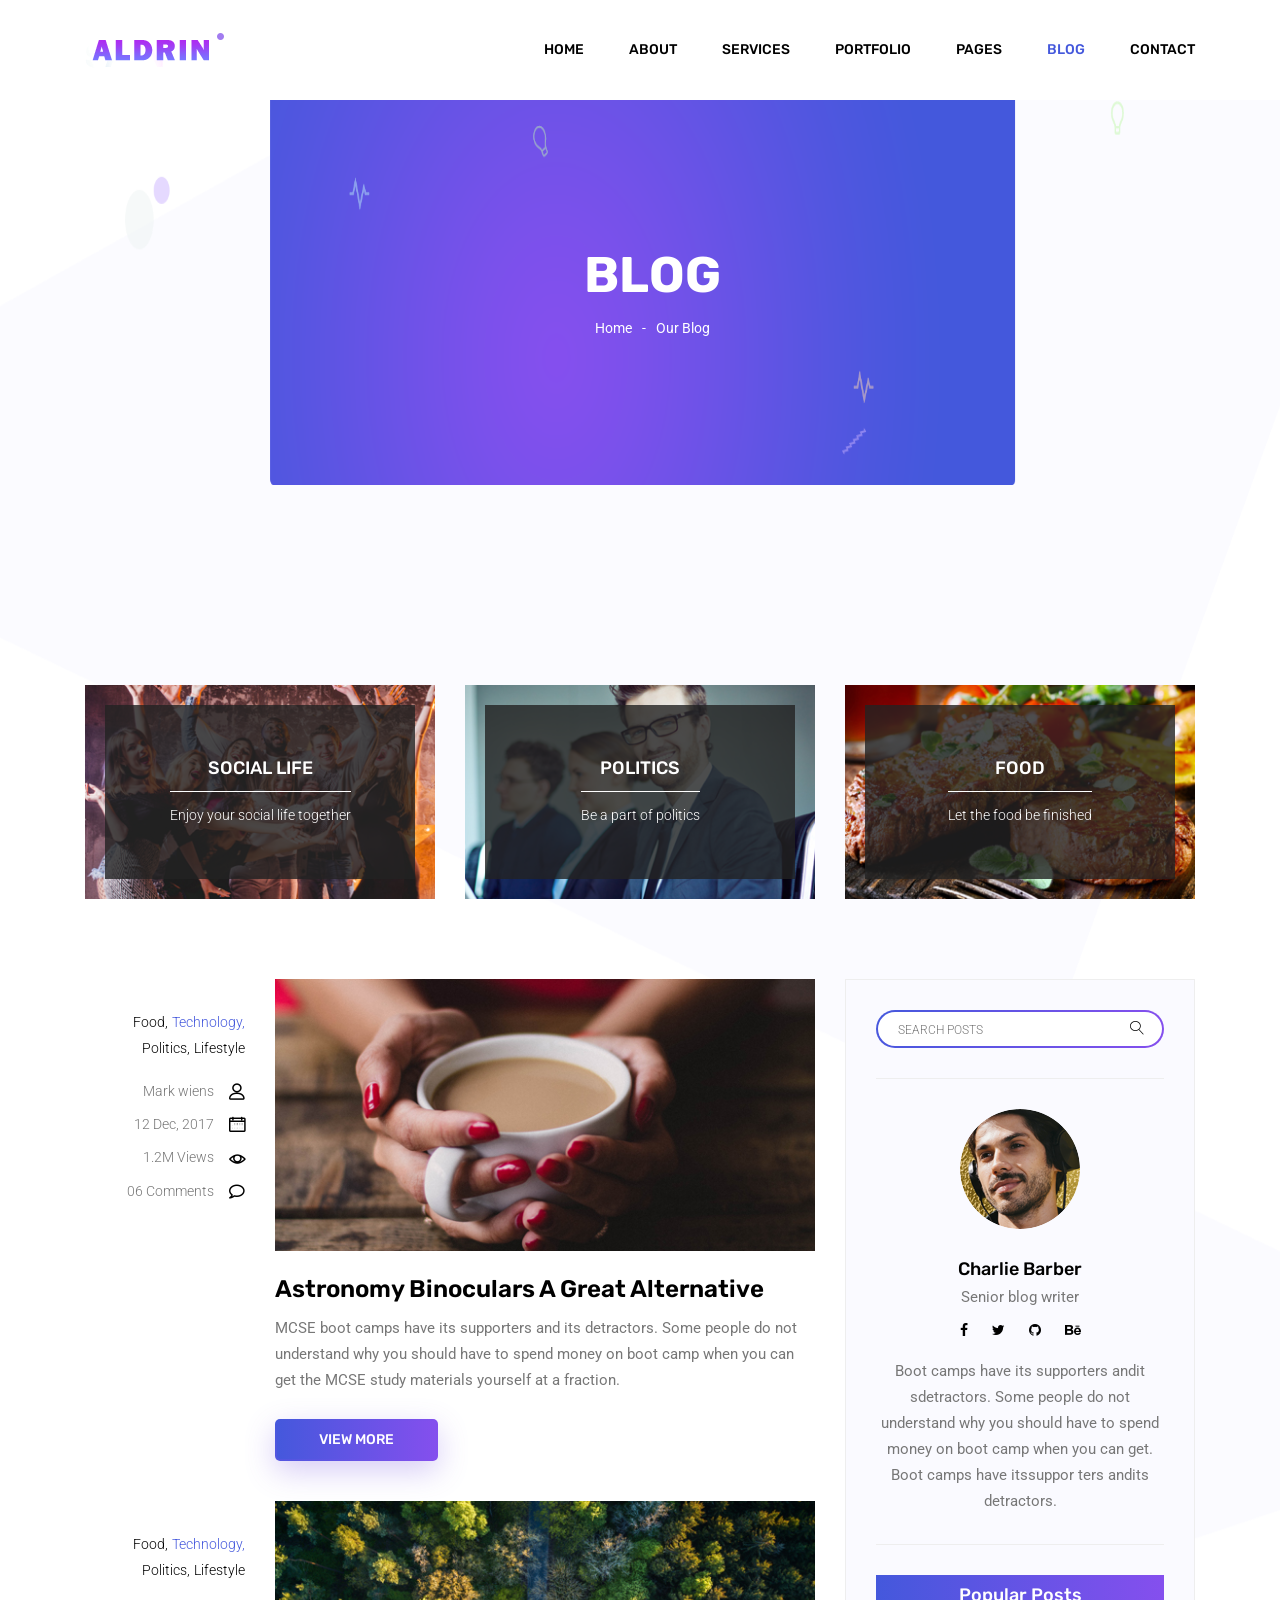
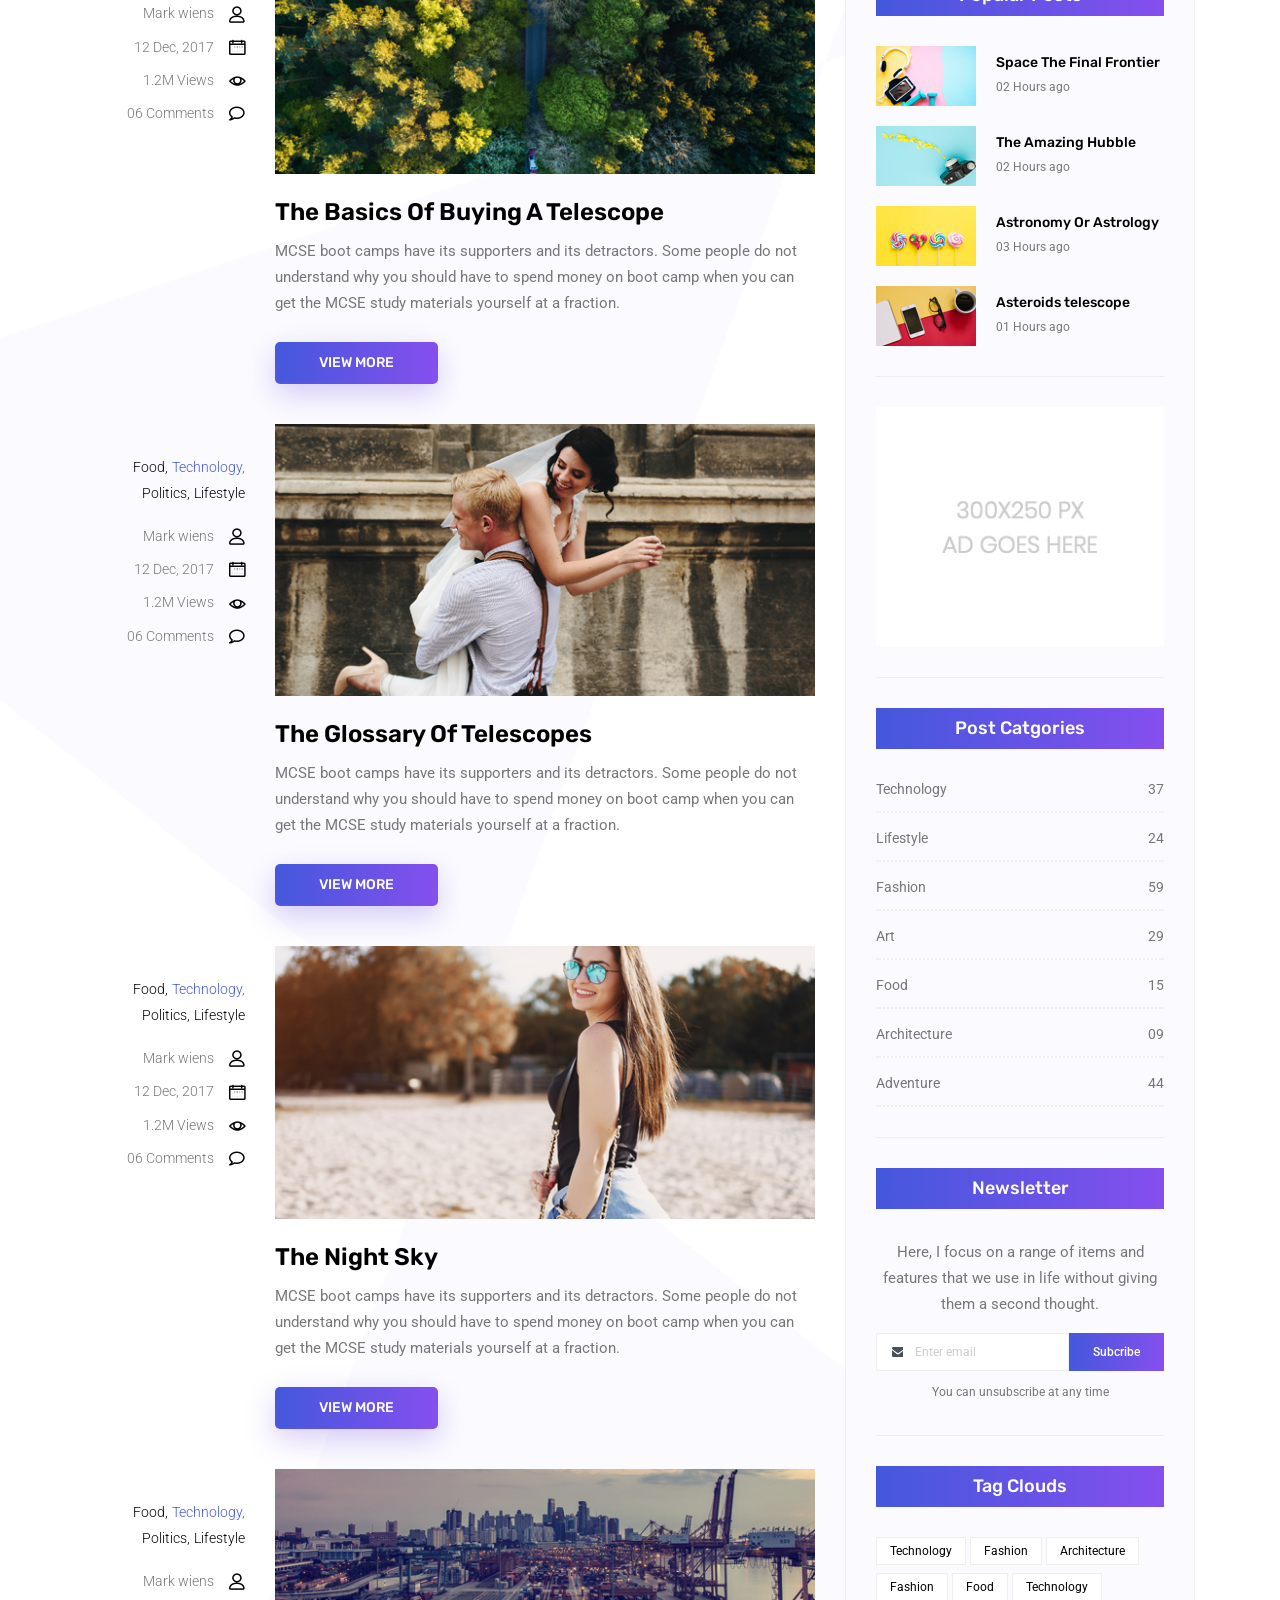
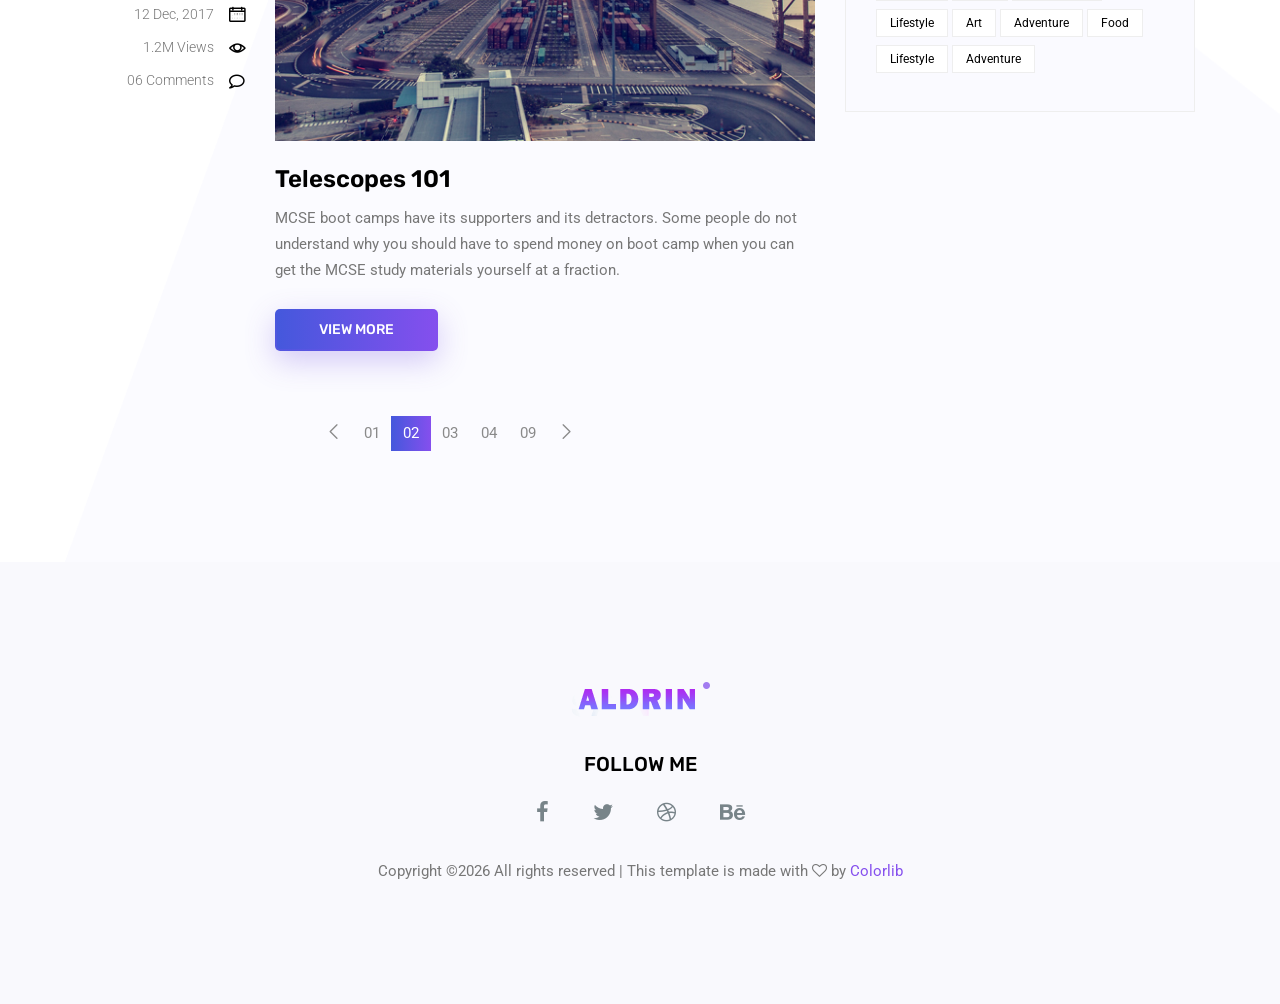
<file: blog.html>
<!doctype html>
<html lang="en">

<head>
	<!-- Required meta tags -->
	<meta charset="utf-8">
	<meta name="viewport" content="width=device-width, initial-scale=1, shrink-to-fit=no">
	<link rel="icon" href="img/favicon.png" type="image/png">
	<title>Blog</title>
	<!-- Bootstrap CSS -->
	<link rel="stylesheet" href="css/bootstrap.css">
	<link rel="stylesheet" href="vendors/linericon/style.css">
	<link rel="stylesheet" href="css/font-awesome.min.css">
	<link rel="stylesheet" href="vendors/owl-carousel/owl.carousel.min.css">
	<link rel="stylesheet" href="css/magnific-popup.css">
	<link rel="stylesheet" href="vendors/nice-select/css/nice-select.css">
	<!-- main css -->
	<link rel="stylesheet" href="css/style.css">
</head>

<body class="blog_version" onload="removeHtmlExtension()">

	<!--================ Start Header Area =================-->
	<header class="header_area">
		<div class="main_menu">
			<nav class="navbar navbar-expand-lg navbar-light">
				<div class="container">
					<!-- Brand and toggle get grouped for better mobile display -->
					<a class="navbar-brand logo_h" href="index.html"><img src="img/logo.png" alt=""></a>
					<button class="navbar-toggler" type="button" data-toggle="collapse" data-target="#navbarSupportedContent"
					 aria-controls="navbarSupportedContent" aria-expanded="false" aria-label="Toggle navigation">
						<span class="icon-bar"></span>
						<span class="icon-bar"></span>
						<span class="icon-bar"></span>
					</button>
					<!-- Collect the nav links, forms, and other content for toggling -->
					<div class="collapse navbar-collapse offset" id="navbarSupportedContent">
						<ul class="nav navbar-nav menu_nav justify-content-end">
							<li class="nav-item"><a class="nav-link" href="index.html">Home</a></li>
							<li class="nav-item"><a class="nav-link" href="about.html">About</a></li>
							<li class="nav-item"><a class="nav-link" href="services.html">Services</a></li>
							<li class="nav-item"><a class="nav-link" href="portfolio.html">Portfolio</a></li>
							<li class="nav-item submenu dropdown">
								<a href="#" class="nav-link dropdown-toggle" data-toggle="dropdown" role="button" aria-haspopup="true"
								 aria-expanded="false">Pages</a>
								<ul class="dropdown-menu">
                                    <li class="nav-item"><a class="nav-link" href="elements.html">Elements</a></li>
                                    <li class="nav-item"><a class="nav-link" href="portfolio-details.html">Portfolio Details</a></li>
								</ul>
							</li>
							<li class="nav-item submenu dropdown active">
								<a href="#" class="nav-link dropdown-toggle" data-toggle="dropdown" role="button" aria-haspopup="true"
								 aria-expanded="false">Blog</a>
								<ul class="dropdown-menu">
									<li class="nav-item"><a class="nav-link" href="blog.html">Blog</a></li>
									<li class="nav-item"><a class="nav-link" href="single-blog.html">Blog Details</a></li>
								</ul>
							</li>
							<li class="nav-item"><a class="nav-link" href="contact.html">Contact</a></li>
						</ul>
					</div>
				</div>
			</nav>
		</div>
	</header>
	<!--================ End Header Area =================-->

    <!--================ Start Banner Area =================-->
    <section class="banner_area">
        <div class="banner_inner d-flex align-items-center">
            <div class="container">
                <div class="banner_content text-center">
                    <h2>Blog</h2>
                    <div class="page_link">
                        <a href="index.html">Home</a>
                        <a href="blog.html">Our Blog</a>
                    </div>
                </div>
            </div>
        </div>
    </section>
    <!--================ End Banner Area =================-->
        
    <!--================Blog Categorie Area =================-->
    <section class="blog_categorie_area section_gap_top">
        <div class="container">
            <div class="row">
                <div class="col-lg-4">
                    <div class="categories_post">
                        <img src="img/blog/cat-post/cat-post-3.jpg" alt="post">
                        <div class="categories_details">
                            <div class="categories_text">
                                <a href="single-blog.html"><h5>Social Life</h5></a>
                                <div class="border_line"></div>
                                <p>Enjoy your social life together</p>
                            </div>
                        </div>
                    </div>
                </div>
                <div class="col-lg-4">
                    <div class="categories_post">
                        <img src="img/blog/cat-post/cat-post-2.jpg" alt="post">
                        <div class="categories_details">
                            <div class="categories_text">
                                <a href="single-blog.html"><h5>Politics</h5></a>
                                <div class="border_line"></div>
                                <p>Be a part of politics</p>
                            </div>
                        </div>
                    </div>
                </div>
                <div class="col-lg-4">
                    <div class="categories_post">
                        <img src="img/blog/cat-post/cat-post-1.jpg" alt="post">
                        <div class="categories_details">
                            <div class="categories_text">
                                <a href="single-blog.html"><h5>Food</h5></a>
                                <div class="border_line"></div>
                                <p>Let the food be finished</p>
                            </div>
                        </div>
                    </div>
                </div>
            </div>
        </div>
    </section>
    <!--================Blog Categorie Area =================-->
    
    <!--================Blog Area =================-->
    <section class="blog_area">
        <div class="container">
            <div class="row">
                <div class="col-lg-8">
                    <div class="blog_left_sidebar">
                        <article class="row blog_item">
                            <div class="col-md-3">
                                <div class="blog_info text-right">
                                    <div class="post_tag">
                                        <a href="#">Food,</a>
                                        <a class="active" href="#">Technology,</a>
                                        <a href="#">Politics,</a>
                                        <a href="#">Lifestyle</a>
                                    </div>
                                    <ul class="blog_meta list">
                                        <li><a href="#">Mark wiens<i class="lnr lnr-user"></i></a></li>
                                        <li><a href="#">12 Dec, 2017<i class="lnr lnr-calendar-full"></i></a></li>
                                        <li><a href="#">1.2M Views<i class="lnr lnr-eye"></i></a></li>
                                        <li><a href="#">06 Comments<i class="lnr lnr-bubble"></i></a></li>
                                    </ul>
                                </div>
                            </div>
                            <div class="col-md-9">
                                <div class="blog_post">
                                    <img src="img/blog/main-blog/m-blog-1.jpg" alt="">
                                    <div class="blog_details">
                                        <a href="single-blog.html"><h2>Astronomy Binoculars A Great Alternative</h2></a>
                                        <p>MCSE boot camps have its supporters and its detractors. Some people do not understand why you should have to spend money on boot camp when you can get the MCSE study materials yourself at a fraction.</p>
                                        <a href="single-blog.html" class="primary_btn"><span>View More</span></a>
                                    </div>
                                </div>
                            </div>
                        </article>
                        <article class="row blog_item">
                            <div class="col-md-3">
                                <div class="blog_info text-right">
                                    <div class="post_tag">
                                        <a href="#">Food,</a>
                                        <a class="active" href="#">Technology,</a>
                                        <a href="#">Politics,</a>
                                        <a href="#">Lifestyle</a>
                                    </div>
                                    <ul class="blog_meta list">
                                        <li><a href="#">Mark wiens<i class="lnr lnr-user"></i></a></li>
                                        <li><a href="#">12 Dec, 2017<i class="lnr lnr-calendar-full"></i></a></li>
                                        <li><a href="#">1.2M Views<i class="lnr lnr-eye"></i></a></li>
                                        <li><a href="#">06 Comments<i class="lnr lnr-bubble"></i></a></li>
                                    </ul>
                                </div>
                            </div>
                            <div class="col-md-9">
                                <div class="blog_post">
                                    <img src="img/blog/main-blog/m-blog-2.jpg" alt="">
                                    <div class="blog_details">
                                        <a href="single-blog.html"><h2>The Basics Of Buying A Telescope</h2></a>
                                        <p>MCSE boot camps have its supporters and its detractors. Some people do not understand why you should have to spend money on boot camp when you can get the MCSE study materials yourself at a fraction.</p>
                                        <a href="single-blog.html" class="primary_btn"><span>View More</span></a>
                                    </div>
                                </div>
                            </div>
                        </article>
                        <article class="row blog_item">
                            <div class="col-md-3">
                                <div class="blog_info text-right">
                                    <div class="post_tag">
                                        <a href="#">Food,</a>
                                        <a class="active" href="#">Technology,</a>
                                        <a href="#">Politics,</a>
                                        <a href="#">Lifestyle</a>
                                    </div>
                                    <ul class="blog_meta list">
                                        <li><a href="#">Mark wiens<i class="lnr lnr-user"></i></a></li>
                                        <li><a href="#">12 Dec, 2017<i class="lnr lnr-calendar-full"></i></a></li>
                                        <li><a href="#">1.2M Views<i class="lnr lnr-eye"></i></a></li>
                                        <li><a href="#">06 Comments<i class="lnr lnr-bubble"></i></a></li>
                                    </ul>
                                </div>
                            </div>
                            <div class="col-md-9">
                                <div class="blog_post">
                                    <img src="img/blog/main-blog/m-blog-3.jpg" alt="">
                                    <div class="blog_details">
                                        <a href="single-blog.html"><h2>The Glossary Of Telescopes</h2></a>
                                        <p>MCSE boot camps have its supporters and its detractors. Some people do not understand why you should have to spend money on boot camp when you can get the MCSE study materials yourself at a fraction.</p>
                                        <a href="single-blog.html" class="primary_btn"><span>View More</span></a>
                                    </div>
                                </div>
                            </div>
                        </article>
                        <article class="row blog_item">
                            <div class="col-md-3">
                                <div class="blog_info text-right">
                                    <div class="post_tag">
                                        <a href="#">Food,</a>
                                        <a class="active" href="#">Technology,</a>
                                        <a href="#">Politics,</a>
                                        <a href="#">Lifestyle</a>
                                    </div>
                                    <ul class="blog_meta list">
                                        <li><a href="#">Mark wiens<i class="lnr lnr-user"></i></a></li>
                                        <li><a href="#">12 Dec, 2017<i class="lnr lnr-calendar-full"></i></a></li>
                                        <li><a href="#">1.2M Views<i class="lnr lnr-eye"></i></a></li>
                                        <li><a href="#">06 Comments<i class="lnr lnr-bubble"></i></a></li>
                                    </ul>
                                </div>
                            </div>
                            <div class="col-md-9">
                                <div class="blog_post">
                                    <img src="img/blog/main-blog/m-blog-4.jpg" alt="">
                                    <div class="blog_details">
                                        <a href="single-blog.html"><h2>The Night Sky</h2></a>
                                        <p>MCSE boot camps have its supporters and its detractors. Some people do not understand why you should have to spend money on boot camp when you can get the MCSE study materials yourself at a fraction.</p>
                                        <a href="single-blog.html" class="primary_btn"><span>View More</span></a>
                                    </div>
                                </div>
                            </div>
                        </article>
                        <article class="row blog_item">
                            <div class="col-md-3">
                                <div class="blog_info text-right">
                                    <div class="post_tag">
                                        <a href="#">Food,</a>
                                        <a class="active" href="#">Technology,</a>
                                        <a href="#">Politics,</a>
                                        <a href="#">Lifestyle</a>
                                    </div>
                                    <ul class="blog_meta list">
                                        <li><a href="#">Mark wiens<i class="lnr lnr-user"></i></a></li>
                                        <li><a href="#">12 Dec, 2017<i class="lnr lnr-calendar-full"></i></a></li>
                                        <li><a href="#">1.2M Views<i class="lnr lnr-eye"></i></a></li>
                                        <li><a href="#">06 Comments<i class="lnr lnr-bubble"></i></a></li>
                                    </ul>
                                </div>
                            </div>
                            <div class="col-md-9">
                                <div class="blog_post">
                                    <img src="img/blog/main-blog/m-blog-5.jpg" alt="">
                                    <div class="blog_details">
                                        <a href="single-blog.html"><h2>Telescopes 101</h2></a>
                                        <p>MCSE boot camps have its supporters and its detractors. Some people do not understand why you should have to spend money on boot camp when you can get the MCSE study materials yourself at a fraction.</p>
                                        <a href="single-blog.html" class="primary_btn"><span>View More</span></a>
                                    </div>
                                </div>
                            </div>
                        </article>
                        <nav class="blog-pagination justify-content-center d-flex">
                            <ul class="pagination">
                                <li class="page-item">
                                    <a href="#" class="page-link" aria-label="Previous">
                                        <span aria-hidden="true">
                                            <span class="lnr lnr-chevron-left"></span>
                                        </span>
                                    </a>
                                </li>
                                <li class="page-item"><a href="#" class="page-link">01</a></li>
                                <li class="page-item active"><a href="#" class="page-link">02</a></li>
                                <li class="page-item"><a href="#" class="page-link">03</a></li>
                                <li class="page-item"><a href="#" class="page-link">04</a></li>
                                <li class="page-item"><a href="#" class="page-link">09</a></li>
                                <li class="page-item">
                                    <a href="#" class="page-link" aria-label="Next">
                                        <span aria-hidden="true">
                                            <span class="lnr lnr-chevron-right"></span>
                                        </span>
                                    </a>
                                </li>
                            </ul>
                        </nav>
                    </div>
                </div>
                <div class="col-lg-4">
                    <div class="blog_right_sidebar">
                        <aside class="single_sidebar_widget search_widget">
                            <div class="input-group">
                                <input type="text" class="form-control" placeholder="Search Posts">
                                <span class="input-group-btn">
                                    <button class="btn btn-default" type="button"><i class="lnr lnr-magnifier"></i></button>
                                </span>
                            </div><!-- /input-group -->
                            <div class="br"></div>
                        </aside>
                        <aside class="single_sidebar_widget author_widget">
                            <img class="author_img rounded-circle" src="img/blog/author.png" alt="">
                            <h4>Charlie Barber</h4>
                            <p>Senior blog writer</p>
                            <div class="social_icon">
                                <a href="#"><i class="fa fa-facebook"></i></a>
                                <a href="#"><i class="fa fa-twitter"></i></a>
                                <a href="#"><i class="fa fa-github"></i></a>
                                <a href="#"><i class="fa fa-behance"></i></a>
                            </div>
                            <p>Boot camps have its supporters andit sdetractors. Some people do not understand why you should have to spend money on boot camp when you can get. Boot camps have itssuppor ters andits detractors.</p>
                            <div class="br"></div>
                        </aside>
                        <aside class="single_sidebar_widget popular_post_widget">
                            <h3 class="widget_title">Popular Posts</h3>
                            <div class="media post_item">
                                <img src="img/blog/popular-post/post1.jpg" alt="post">
                                <div class="media-body">
                                    <a href="single-blog.html"><h3>Space The Final Frontier</h3></a>
                                    <p>02 Hours ago</p>
                                </div>
                            </div>
                            <div class="media post_item">
                                <img src="img/blog/popular-post/post2.jpg" alt="post">
                                <div class="media-body">
                                    <a href="single-blog.html"><h3>The Amazing Hubble</h3></a>
                                    <p>02 Hours ago</p>
                                </div>
                            </div>
                            <div class="media post_item">
                                <img src="img/blog/popular-post/post3.jpg" alt="post">
                                <div class="media-body">
                                    <a href="single-blog.html"><h3>Astronomy Or Astrology</h3></a>
                                    <p>03 Hours ago</p>
                                </div>
                            </div>
                            <div class="media post_item">
                                <img src="img/blog/popular-post/post4.jpg" alt="post">
                                <div class="media-body">
                                    <a href="single-blog.html"><h3>Asteroids telescope</h3></a>
                                    <p>01 Hours ago</p>
                                </div>
                            </div>
                            <div class="br"></div>
                        </aside>
                        <aside class="single_sidebar_widget ads_widget">
                            <a href="#"><img class="img-fluid" src="img/blog/add.jpg" alt=""></a>
                            <div class="br"></div>
                        </aside>
                        <aside class="single_sidebar_widget post_category_widget">
                            <h4 class="widget_title">Post Catgories</h4>
                            <ul class="list cat-list">
                                <li>
                                    <a href="#" class="d-flex justify-content-between">
                                        <p>Technology</p>
                                        <p>37</p>
                                    </a>
                                </li>
                                <li>
                                    <a href="#" class="d-flex justify-content-between">
                                        <p>Lifestyle</p>
                                        <p>24</p>
                                    </a>
                                </li>
                                <li>
                                    <a href="#" class="d-flex justify-content-between">
                                        <p>Fashion</p>
                                        <p>59</p>
                                    </a>
                                </li>
                                <li>
                                    <a href="#" class="d-flex justify-content-between">
                                        <p>Art</p>
                                        <p>29</p>
                                    </a>
                                </li>
                                <li>
                                    <a href="#" class="d-flex justify-content-between">
                                        <p>Food</p>
                                        <p>15</p>
                                    </a>
                                </li>
                                <li>
                                    <a href="#" class="d-flex justify-content-between">
                                        <p>Architecture</p>
                                        <p>09</p>
                                    </a>
                                </li>
                                <li>
                                    <a href="#" class="d-flex justify-content-between">
                                        <p>Adventure</p>
                                        <p>44</p>
                                    </a>
                                </li>															
                            </ul>
                            <div class="br"></div>
                        </aside>
                        <aside class="single-sidebar-widget newsletter_widget">
                            <h4 class="widget_title">Newsletter</h4>
                            <p>
                            Here, I focus on a range of items and features that we use in life without
                            giving them a second thought.
                            </p>
                            <div class="form-group d-flex flex-row">
                                <div class="input-group">
                                    <div class="input-group-prepend">
                                        <div class="input-group-text"><i class="fa fa-envelope" aria-hidden="true"></i></div>
                                    </div>
                                    <input type="text" class="form-control" id="inlineFormInputGroup" placeholder="Enter email" onfocus="this.placeholder = ''" onblur="this.placeholder = 'Enter email'">
                                </div>
                                <a href="#" class="bbtns">Subcribe</a>
                            </div>	
                            <p class="text-bottom">You can unsubscribe at any time</p>	
                            <div class="br"></div>							
                        </aside>
                        <aside class="single-sidebar-widget tag_cloud_widget">
                            <h4 class="widget_title">Tag Clouds</h4>
                            <ul class="list">
                                <li><a href="#">Technology</a></li>
                                <li><a href="#">Fashion</a></li>
                                <li><a href="#">Architecture</a></li>
                                <li><a href="#">Fashion</a></li>
                                <li><a href="#">Food</a></li>
                                <li><a href="#">Technology</a></li>
                                <li><a href="#">Lifestyle</a></li>
                                <li><a href="#">Art</a></li>
                                <li><a href="#">Adventure</a></li>
                                <li><a href="#">Food</a></li>
                                <li><a href="#">Lifestyle</a></li>
                                <li><a href="#">Adventure</a></li>
                            </ul>
                        </aside>
                    </div>
                </div>
            </div>
        </div>
    </section>
    <!--================Blog Area =================-->
    
    <!--================Footer Area =================-->
	<footer class="footer_area">
        <div class="container">
            <div class="row justify-content-center">
                <div class="col-lg-12">
                    <div class="footer_top flex-column">
                        <div class="footer_logo">
                            <a href="#">
                                <img src="img/logo.png" alt="">
                            </a>
                            <h4>Follow Me</h4>
                        </div>
                        <div class="footer_social">
                            <a href="#"><i class="fa fa-facebook"></i></a>
                            <a href="#"><i class="fa fa-twitter"></i></a>
                            <a href="#"><i class="fa fa-dribbble"></i></a>
                            <a href="#"><i class="fa fa-behance"></i></a>
                        </div>
                    </div>
                </div>
            </div>
            <div class="row footer_bottom justify-content-center">
                <p class="col-lg-8 col-sm-12 footer-text">
                    <!-- Link back to Colorlib can't be removed. Template is licensed under CC BY 3.0. -->
Copyright &copy;<script>document.write(new Date().getFullYear());</script> All rights reserved | This template is made with <i class="fa fa-heart-o" aria-hidden="true"></i> by <a href="https://colorlib.com" target="_blank">Colorlib</a>
<!-- Link back to Colorlib can't be removed. Template is licensed under CC BY 3.0. --></p>
            </div>
        </div>
    </footer>
    <!--================End Footer Area =================-->
   
    <!-- Optional JavaScript -->
    <!-- jQuery first, then Popper.js, then Bootstrap JS -->
    <script src="js/jquery-3.2.1.min.js"></script>
    <script src="js/popper.js"></script>
    <script src="js/bootstrap.min.js"></script>
    <script src="js/stellar.js"></script>
    <script src="vendors/lightbox/simpleLightbox.min.js"></script>
    <script src="vendors/nice-select/js/jquery.nice-select.min.js"></script>
    <script src="vendors/isotope/imagesloaded.pkgd.min.js"></script>
    <script src="vendors/isotope/isotope-min.js"></script>
    <script src="vendors/owl-carousel/owl.carousel.min.js"></script>
    <script src="js/jquery.ajaxchimp.min.js"></script>
    <script src="js/mail-script.js"></script>
    <script src="js/theme.js"></script>

    <script>
        function removeHtmlExtension() {
        var links = document.getElementsByTagName("a");
        for (var i = 0; i < links.length; i++) {
          var href = links[i].getAttribute("href");
          if (href.endsWith(".html")) {
            links[i].setAttribute("href", href.slice(0, -5));
          }
        }
      }
    </script>
</body>
</html>
</file>
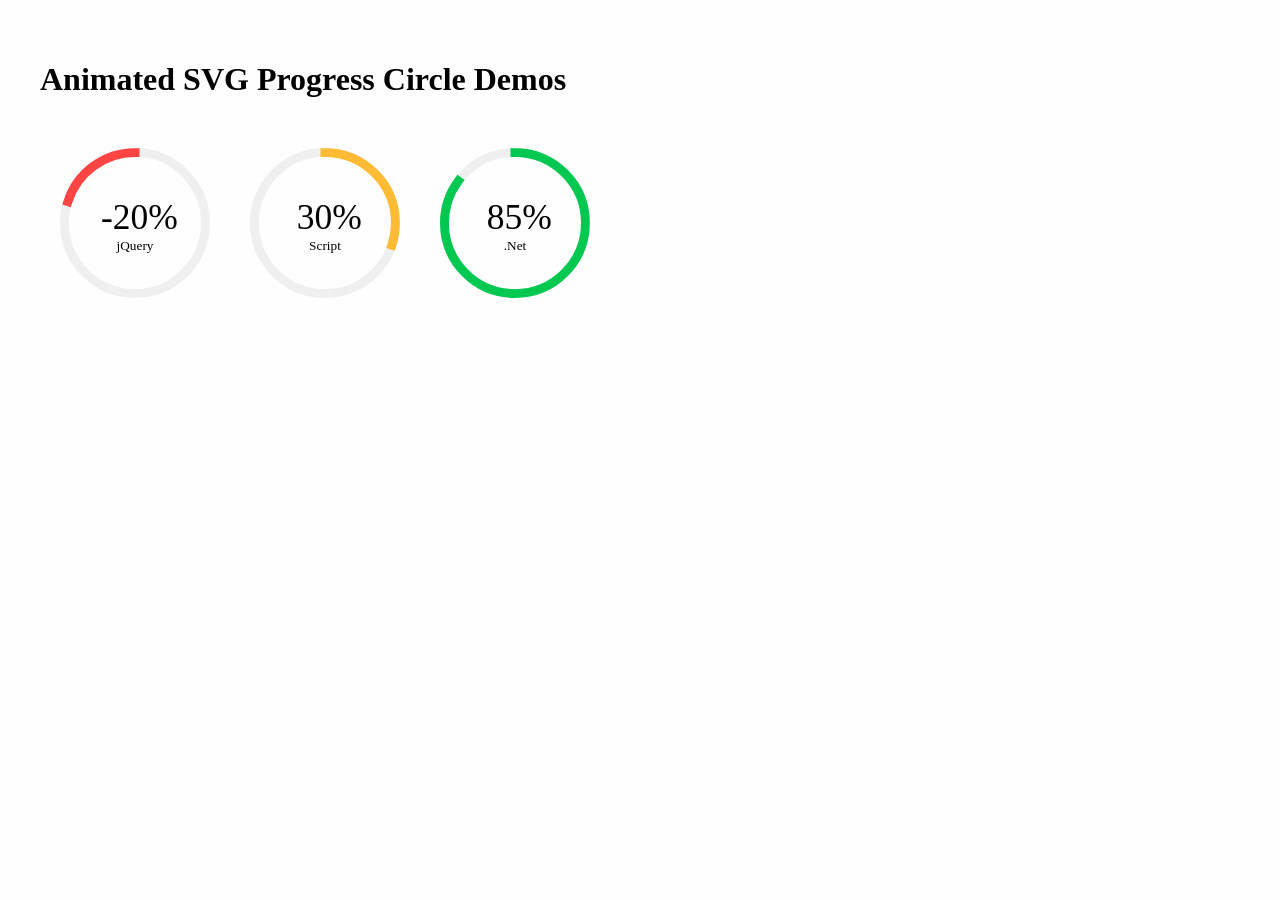
<file: demo.html>
<!doctype html>
<html>
<head>
<meta charset="utf-8">
<meta http-equiv="X-UA-Compatible" content="IE=edge,chrome=1">
<meta name="viewport" content="width=device-width, initial-scale=1">
	<title>Animated SVG Progress Circle Demos</title>
	<link rel="stylesheet" href="progresscircle.css">
	<style>
		body {font-family: 'Roboto'; background-color:#fefefe; padding:2em;}
		.circlechart {
		 	float: left;
			padding: 20px;
		}
	</style>
</head>
<body>
<h1>Animated SVG Progress Circle Demos</h1>
<div class="jquery-script-ads" style="margin:30px auto;"><script type="text/javascript"><!--
google_ad_client = "ca-pub-2783044520727903";
/* jQuery_demo */
google_ad_slot = "2780937993";
google_ad_width = 728;
google_ad_height = 90;
//-->
</script>
<script type="text/javascript"
src="https://pagead2.googlesyndication.com/pagead/show_ads.js">
</script></div>
	<div id="demo">
	  <div class="circlechart" data-percentage="-20">jQuery</div>
	  <div class="circlechart" data-percentage="30">Script</div>
	  <div class="circlechart" data-percentage="85">.Net</div>
	</div>
	<script src="https://code.jquery.com/jquery-3.3.1.slim.min.js" integrity="sha384-q8i/X+965DzO0rT7abK41JStQIAqVgRVzpbzo5smXKp4YfRvH+8abtTE1Pi6jizo" crossorigin="anonymous"></script>
	<script src="progresscircle.js"></script>
	<script>
		$('.circlechart').circlechart(); // Initialization
	</script>
    <script type="text/javascript">

  var _gaq = _gaq || [];
  _gaq.push(['_setAccount', 'UA-36251023-1']);
  _gaq.push(['_setDomainName', 'jqueryscript.net']);
  _gaq.push(['_trackPageview']);

  (function() {
    var ga = document.createElement('script'); ga.type = 'text/javascript'; ga.async = true;
    ga.src = ('https:' == document.location.protocol ? 'https://ssl' : 'http://www') + '.google-analytics.com/ga.js';
    var s = document.getElementsByTagName('script')[0]; s.parentNode.insertBefore(ga, s);
  })();

</script>
</body>
</html>
</file>
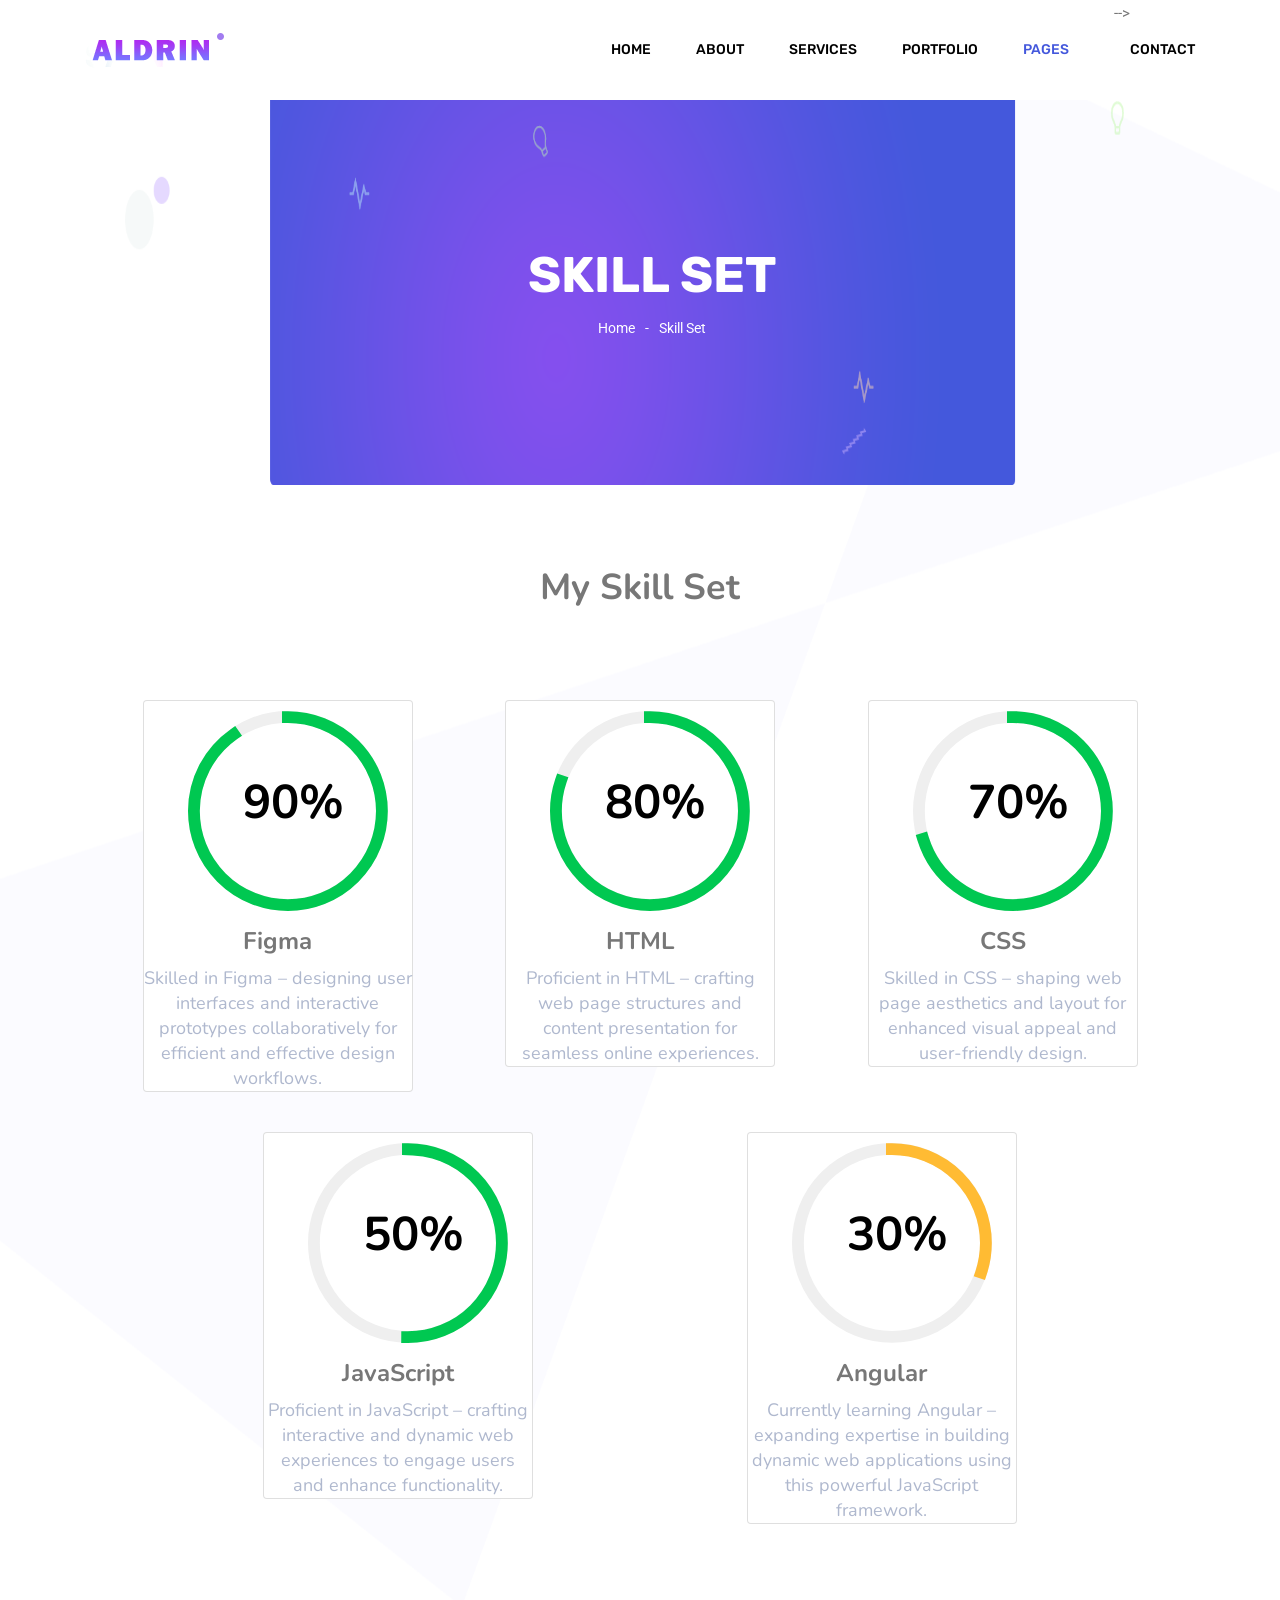
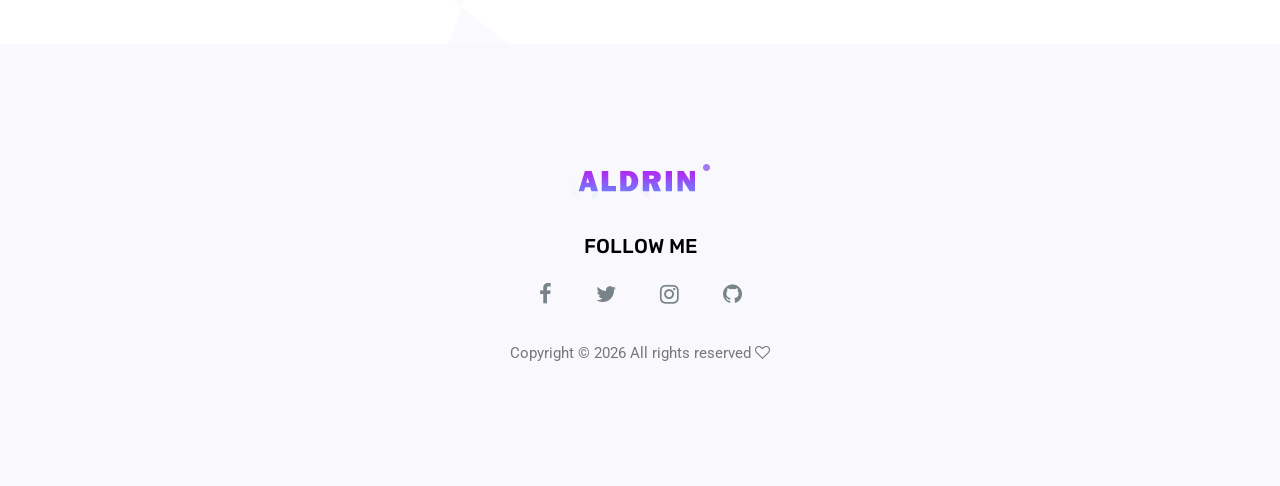
<file: elements.html>
<!doctype html>
<html lang="en">

<head>
	<!-- Required meta tags -->
	<meta charset="utf-8">
	<meta name="viewport" content="width=device-width, initial-scale=1, shrink-to-fit=no">
	<link rel="icon" href="img/favicon.png" type="image/png">
	<title>Elements</title>
	<!-- Bootstrap CSS -->
	<link rel="stylesheet" href="css/bootstrap.css">
	<link rel="stylesheet" href="vendors/linericon/style.css">
	<link rel="stylesheet" href="css/font-awesome.min.css">
	<link rel="stylesheet" href="vendors/owl-carousel/owl.carousel.min.css">
	<link rel="stylesheet" href="css/magnific-popup.css">
	<link rel="stylesheet" href="vendors/nice-select/css/nice-select.css">
	<link rel="stylesheet" href="progresscircle.css">

	<!-- main css -->
	<link rel="stylesheet" href="css/style.css">
</head>
<style>
	@import url('https://fonts.googleapis.com/css2?family=Nunito:wght@200;300;400;600;700;800&amp;display=swap');

*,
*:before,
*:after {
  -moz-box-sizing: border-box;
  -webkit-box-sizing: border-box;
  box-sizing: border-box;
}

body {
  margin: 0;
}

.wk-desk-1 {
  width: 8.333333%;
}

.wk-desk-2 {
  width: 16.666667%;
}

.wk-desk-3 {
  width: 25%;
}

.wk-desk-4 {
  width: 33.333333%;
}

.wk-desk-5 {
  width: 41.666667%;
}

.wk-desk-6 {
  width: 50%;
}

.wk-desk-7 {
  width: 58.333333%;
}

.wk-desk-8 {
  width: 66.666667%;
}

.wk-desk-9 {
  width: 75%;
}

.wk-desk-10 {
  width: 83.333333%;
}

.wk-desk-11 {
  width: 91.666667%;
}

.wk-desk-12 {
  width: 100%;
}

@media (max-width: 1024px) {
  .wk-ipadp-1 {
    width: 8.333333%;
  }

  .wk-ipadp-2 {
    width: 16.666667%;
  }

  .wk-ipadp-3 {
    width: 25%;
  }

  .wk-ipadp-4 {
    width: 33.333333%;
  }

  .wk-ipadp-5 {
    width: 41.666667%;
  }

  .wk-ipadp-6 {
    width: 50%;
  }

  .wk-ipadp-7 {
    width: 58.333333%;
  }

  .wk-ipadp-8 {
    width: 66.666667%;
  }

  .wk-ipadp-9 {
    width: 75%;
  }

  .wk-ipadp-10 {
    width: 83.333333%;
  }

  .wk-ipadp-11 {
    width: 91.666667%;
  }

  .wk-ipadp-12 {
    width: 100%;
  }
}

@media (max-width: 768px) {
  .wk-tab-1 {
    width: 8.333333%;
  }

  .wk-tab-2 {
    width: 16.666667%;
  }

  .wk-tab-3 {
    width: 25%;
  }

  .wk-tab-4 {
    width: 33.333333%;
  }

  .wk-tab-5 {
    width: 41.666667%;
  }

  .wk-tab-6 {
    width: 50%;
  }

  .wk-tab-7 {
    width: 58.333333%;
  }

  .wk-tab-8 {
    width: 66.666667%;
  }

  .wk-tab-9 {
    width: 75%;
  }

  .wk-tab-10 {
    width: 83.333333%;
  }

  .wk-tab-11 {
    width: 91.666667%;
  }

  .wk-tab-12 {
    width: 100%;
  }
}

@media (max-width: 500px) {
  .wk-mobile-1 {
    width: 8.333333%;
  }

  .wk-mobile-2 {
    width: 16.666667%;
  }

  .wk-mobile-3 {
    width: 25%;
  }

  .wk-mobile-4 {
    width: 33.333333%;
  }

  .wk-mobile-5 {
    width: 41.666667%;
  }

  .wk-mobile-6 {
    width: 50%;
  }

  .wk-mobile-7 {
    width: 58.333333%;
  }

  .wk-mobile-8 {
    width: 66.666667%;
  }

  .wk-mobile-9 {
    width: 75%;
  }

  .wk-mobile-10 {
    width: 83.333333%;
  }

  .wk-mobile-11 {
    width: 91.666667%;
  }

  .wk-mobile-12 {
    width: 100%;
  }
}



/* DESIGN */
.circular_progress * {
  font-family: Nunito, sans-serif;
}

.circular_progress .text-blk {
  margin-top: 0px;
  margin-right: 0px;
  margin-bottom: 0px;
  margin-left: 0px;
  line-height: 25px;
}

.circular_progress .responsive-cell-block {
  min-height: 75px;
}

.circular_progress .responsive-container-block {
  min-height: 75px;
  height: fit-content;
  width: 100%;
  display: flex;
  flex-wrap: wrap;
  margin-top: 0px;
  margin-right: auto;
  margin-bottom: 0px;
  margin-left: auto;
  justify-content: space-evenly;
}

.circular_progress .responsive-container-block.container {
  max-width: 1200px;
  margin-top: 80px;
  margin-right: auto;
  margin-bottom: 80px;
  margin-left: auto;
  flex-direction: column;
  align-items: center;
  text-align: center;
}

.circular_progress .text-blk.section-headtext {
  font-size: 36px;
  font-weight: 700;
  line-height: 45px;
  margin-top: 0px;
  margin-right: 0px;
  margin-bottom: 20px;
  margin-left: 0px;
}

.circular_progress .text-blk.section-subheadtext {
  margin-top: 0px;
  margin-right: 0px;
  margin-bottom: 70px;
  margin-left: 0px;
  font-size: 20px;
  color: #afb8ce;
  line-height: 30px;
  max-width: 730px;
}

.circular_progress .text-blk.card-head {
  margin-top: 25px;
  margin-right: 0px;
  margin-bottom: 10px;
  margin-left: 0px;
  font-size: 24px;
  line-height: 30px;
  font-weight: 700;
}

.circular_progress .text-blk.card-text {
  font-size: 18px;
  color: #afb8ce;
}

.circular_progress .container-block {
  min-height: 75px;
  height: fit-content;
  width: 100%;
  padding-top: 10px;
  padding-right: 10px;
  padding-bottom: 10px;
  padding-left: 10px;
  display: block;
}

.circular_progress .circle-chart {
  width: 200px;
  height: 200px;
}

.circular_progress .card {
  display: flex;
  flex-direction: column;
  align-items: center;
}

.circular_progress .card .circle-chart__percent {
  alignment-baseline: central;
  text-anchor: middle;
  font-size: 8px;
  font-weight: 700;
}

.circular_progress .responsive-container-block.big-container {
  padding-top: 0px;
  padding-right: 50px;
  padding-bottom: 0px;
  padding-left: 50px;
}

.circular_progress .responsive-cell-block.wk-desk-3.wk-ipadp-3.wk-tab-6.wk-mobile-12 {
  width: 300px;
  padding-top: 0px;
  padding-right: 15px;
  padding-bottom: 0px;
  padding-left: 15px;
  margin-top: 0px;
  margin-right: 0px;
  margin-bottom: 40px;
  margin-left: 0px;
}

@media (max-width: 1024px) {
  .circular_progress .responsive-cell-block.wk-desk-3.wk-ipadp-3.wk-tab-6.wk-mobile-12 {
    width: 310px;
  }
}

@media (max-width: 768px) {
  .circular_progress .responsive-cell-block.wk-desk-3.wk-ipadp-3.wk-tab-6.wk-mobile-12 {
    width: 300px;
  }

  .circular_progress .text-blk.section-headtext {
    font-size: 30px;
  }

  .circular_progress .text-blk.section-subheadtext {
    font-size: 18px;
    margin-top: 0px;
    margin-right: 0px;
    margin-bottom: 60px;
    margin-left: 0px;
  }

  .circular_progress .text-blk.card-head {
    font-size: 20px;
  }
}

@media (max-width: 500px) {
  .circular_progress .responsive-container-block.big-container {
    padding-top: 0px;
    padding-right: 20px;
    padding-bottom: 0px;
    padding-left: 20px;
  }

  .circular_progress .responsive-cell-block.wk-desk-3.wk-ipadp-3.wk-tab-6.wk-mobile-12 {
    width: 100%;
  }

  .circular_progress .text-blk.section-headtext {
    font-size: 26px;
    line-height: 34px;
    margin-top: 0px;
    margin-right: 0px;
    margin-bottom: 12px;
    margin-left: 0px;
  }

  .circular_progress .text-blk.section-subheadtext {
    font-size: 16px;
    line-height: 24px;
    margin-top: 0px;
    margin-right: 0px;
    margin-bottom: 40px;
    margin-left: 0px;
  }

  .circular_progress .text-blk.card-text {
    font-size: 17px;
  }
}


</style>
<body class="blog_version" onload="removeHtmlExtension()">

	<!--================ Start Header Area =================-->
	<header class="header_area">
		<div class="main_menu">
			<nav class="navbar navbar-expand-lg navbar-light">
				<div class="container">
					<!-- Brand and toggle get grouped for better mobile display -->
					<a class="navbar-brand logo_h" href="index.html"><img src="img/logo.png" alt=""></a>
					<button class="navbar-toggler" type="button" data-toggle="collapse" data-target="#navbarSupportedContent"
					 aria-controls="navbarSupportedContent" aria-expanded="false" aria-label="Toggle navigation">
						<span class="icon-bar"></span>
						<span class="icon-bar"></span>
						<span class="icon-bar"></span>
					</button>
					<!-- Collect the nav links, forms, and other content for toggling -->
					<div class="collapse navbar-collapse offset" id="navbarSupportedContent">
						<ul class="nav navbar-nav menu_nav justify-content-end">
							<li class="nav-item"><a class="nav-link" href="index.html">Home</a></li>
							<li class="nav-item"><a class="nav-link" href="about.html">About</a></li>
							<li class="nav-item"><a class="nav-link" href="services.html">Services</a></li>
							<li class="nav-item"><a class="nav-link" href="portfolio.html">Portfolio</a></li>
							<li class="nav-item submenu dropdown active">
								<a href="#" class="nav-link dropdown-toggle" data-toggle="dropdown" role="button" aria-haspopup="true"
								 aria-expanded="false">Pages</a>
								<ul class="dropdown-menu">
                                    <li class="nav-item"><a class="nav-link" href="elements.html">Skill Set</a></li>
                                    <li class="nav-item"><a class="nav-link" href="portfolio-details.html">Portfolio Details</a></li>
								</ul>
							</li>
							<!-- <li class="nav-item submenu dropdown">
								<a href="#" class="nav-link dropdown-toggle" data-toggle="dropdown" role="button" aria-haspopup="true"
								 aria-expanded="false">Blog</a>
								<!-- <ul class="dropdown-menu">
									<li class="nav-item"><a class="nav-link" href="blog.html">Blog</a></li>
									<li class="nav-item"><a class="nav-link" href="single-blog.html">Blog Details</a></li>
								</ul> -->
							</li> -->
							<li class="nav-item"><a class="nav-link" href="contact.html">Contact</a></li>
						</ul>
					</div>
				</div>
			</nav>
		</div>
	</header>
	<!--================ End Header Area =================-->

    <!--================ Start Banner Area =================-->
    <section class="banner_area">
        <div class="banner_inner d-flex align-items-center">
            <div class="container">
                <div class="banner_content text-center">
                    <h2>Skill Set</h2>
                    <div class="page_link">
                        <a href="index.html">Home</a>
                        <a href="elements.html">Skill Set</a>
                    </div>
                </div>
            </div>
        </div>
    </section>
    <!--================ End Banner Area =================-->
        
	<div class="circular_progress">
		<div class="responsive-container-block big-container">
		  <div class="responsive-container-block container">
			<p class="text-blk section-headtext">
			  My Skill Set
			</p>
			<p class="text-blk section-subheadtext">
			  
			</p>
			<div class="responsive-container-block">
				<div class="responsive-cell-block wk-desk-3 wk-ipadp-3 wk-tab-6 wk-mobile-12">
					<div class="card">
					  <div class="circlechart circle-chart container-block" data-percentage="90">
					  </div>
					  <p class="text-blk card-head">
						Figma
					  </p>
					  <p class="text-blk card-text">
						
	Skilled in Figma – designing user interfaces and interactive prototypes collaboratively for efficient and effective design workflows.
					  </p>
					</div>
				  </div>
			  <div class="responsive-cell-block wk-desk-3 wk-ipadp-3 wk-tab-6 wk-mobile-12">
				<div class="card">
					
				  <div class="circlechart circle-chart container-block" data-percentage="80">
				  </div>
				  <p class="text-blk card-head">
					HTML
				  </p>
				  <p class="text-blk card-text">
					Proficient in HTML – crafting web page structures and content presentation for seamless online experiences.
				  </p>
				</div>
			  </div>
			  <div class="responsive-cell-block wk-desk-3 wk-ipadp-3 wk-tab-6 wk-mobile-12">
				<div class="card">
				  <div class="circlechart circle-chart container-block" data-percentage="70">
				  </div>
				  <p class="text-blk card-head">
					CSS
				  </p>
				  <p class="text-blk card-text">
					Skilled in CSS – shaping web page aesthetics and layout for enhanced visual appeal and user-friendly design.
				  </p>
				</div>
			  </div>
			  <div class="responsive-cell-block wk-desk-3 wk-ipadp-3 wk-tab-6 wk-mobile-12">
				<div class="card">
				  <div class="circlechart circle-chart container-block" data-percentage="50">
				  </div>
				  <p class="text-blk card-head">
					JavaScript
				  </p>
				  <p class="text-blk card-text">
					Proficient in JavaScript – crafting interactive and dynamic web experiences to engage users and enhance functionality.
				  </p>
				</div>
			  </div>
			  
			  <div class="responsive-cell-block wk-desk-3 wk-ipadp-3 wk-tab-6 wk-mobile-12">
				<div class="card">
				  <div class="circlechart circle-chart container-block" data-percentage="30">
				  </div>
				  <p class="text-blk card-head">
					Angular
				  </p>
				  <p class="text-blk card-text">
					
					Currently learning Angular – expanding expertise in building dynamic web applications using this powerful JavaScript framework.
				  </p>
				</div>
			  </div>
			</div>
		  </div>
		</div>
	  </div>
        
           <!--================Footer Area =================-->
		   <footer class="footer_area">
            <div class="container">
              <div class="row justify-content-center">
                <div class="col-lg-12">
                  <div class="footer_top flex-column">
                    <div class="footer_logo">
                      <a href="#">
                        <img src="img/logo.png" alt="" />
                      </a>
                      <h4>Follow Me</h4>
                    </div>
                    <div class="footer_social">
                      <a href="https://www.facebook.com/aldrineyana98" target="_blank"><i class="fa fa-facebook"></i></a>
                      <a href="https://twitter.com/eyanaaldrin" target="_blank"><i class="fa fa-twitter"></i></a>
                      <a href="https://www.instagram.com/aldrineyana/" target="_blank"><i class="fa fa-instagram"></i></a>
                      <a href="https://github.com/YAPZORR" target="_blank"><i class="fa fa-github"></i></a>
                    </div>
                  </div>
                </div>
              </div>
              <div class="row footer_bottom justify-content-center">
                <p class="col-lg-8 col-sm-12 footer-text">
                  <!-- Link back to Colorlib can't be removed. Template is licensed under CC BY 3.0. -->
                  Copyright &copy;
                  <script>
                    document.write(new Date().getFullYear());
                  </script>
                  All rights reserved 
                  <i class="fa fa-heart-o" aria-hidden="true"></i> 
                  <a href="https://colorlib.com" target="_blank"></a>
                  <!-- Link back to Colorlib can't be removed. Template is licensed under CC BY 3.0. -->
                </p>
              </div>
            </div>
          </footer>
    <!--================End Footer Area =================-->
		   
		<!-- Optional JavaScript -->
		<!-- jQuery first, then Popper.js, then Bootstrap JS -->
		<script src="js/jquery-3.2.1.min.js"></script>
		<script src="js/popper.js"></script>
		<script src="js/bootstrap.min.js"></script>
		<script src="js/stellar.js"></script>
		<script src="vendors/lightbox/simpleLightbox.min.js"></script>
		<script src="vendors/nice-select/js/jquery.nice-select.min.js"></script>
		<script src="vendors/isotope/imagesloaded.pkgd.min.js"></script>
		<script src="vendors/isotope/isotope-min.js"></script>
		<script src="vendors/owl-carousel/owl.carousel.min.js"></script>
		<script src="js/jquery.ajaxchimp.min.js"></script>
		<script src="js/mail-script.js"></script>
		<script src="js/theme.js"></script>
		<script src="https://code.jquery.com/jquery-3.3.1.slim.min.js" 
        integrity="sha384-q8i/X+965DzO0rT7abK41JStQIAqVgRVzpbzo5smXKp4YfRvH+8abtTE1Pi6jizo" 
        crossorigin="anonymous">
</script>
<script src="progresscircle.js"></script>


		<script>
			$(function(){

$('.circlechart').circlechart();

});


function removeHtmlExtension() {
        var links = document.getElementsByTagName("a");
        for (var i = 0; i < links.length; i++) {
          var href = links[i].getAttribute("href");
          if (href.endsWith(".html")) {
            links[i].setAttribute("href", href.slice(0, -5));
          }
        }
      }
		</script>
	</body>
</html>
</file>
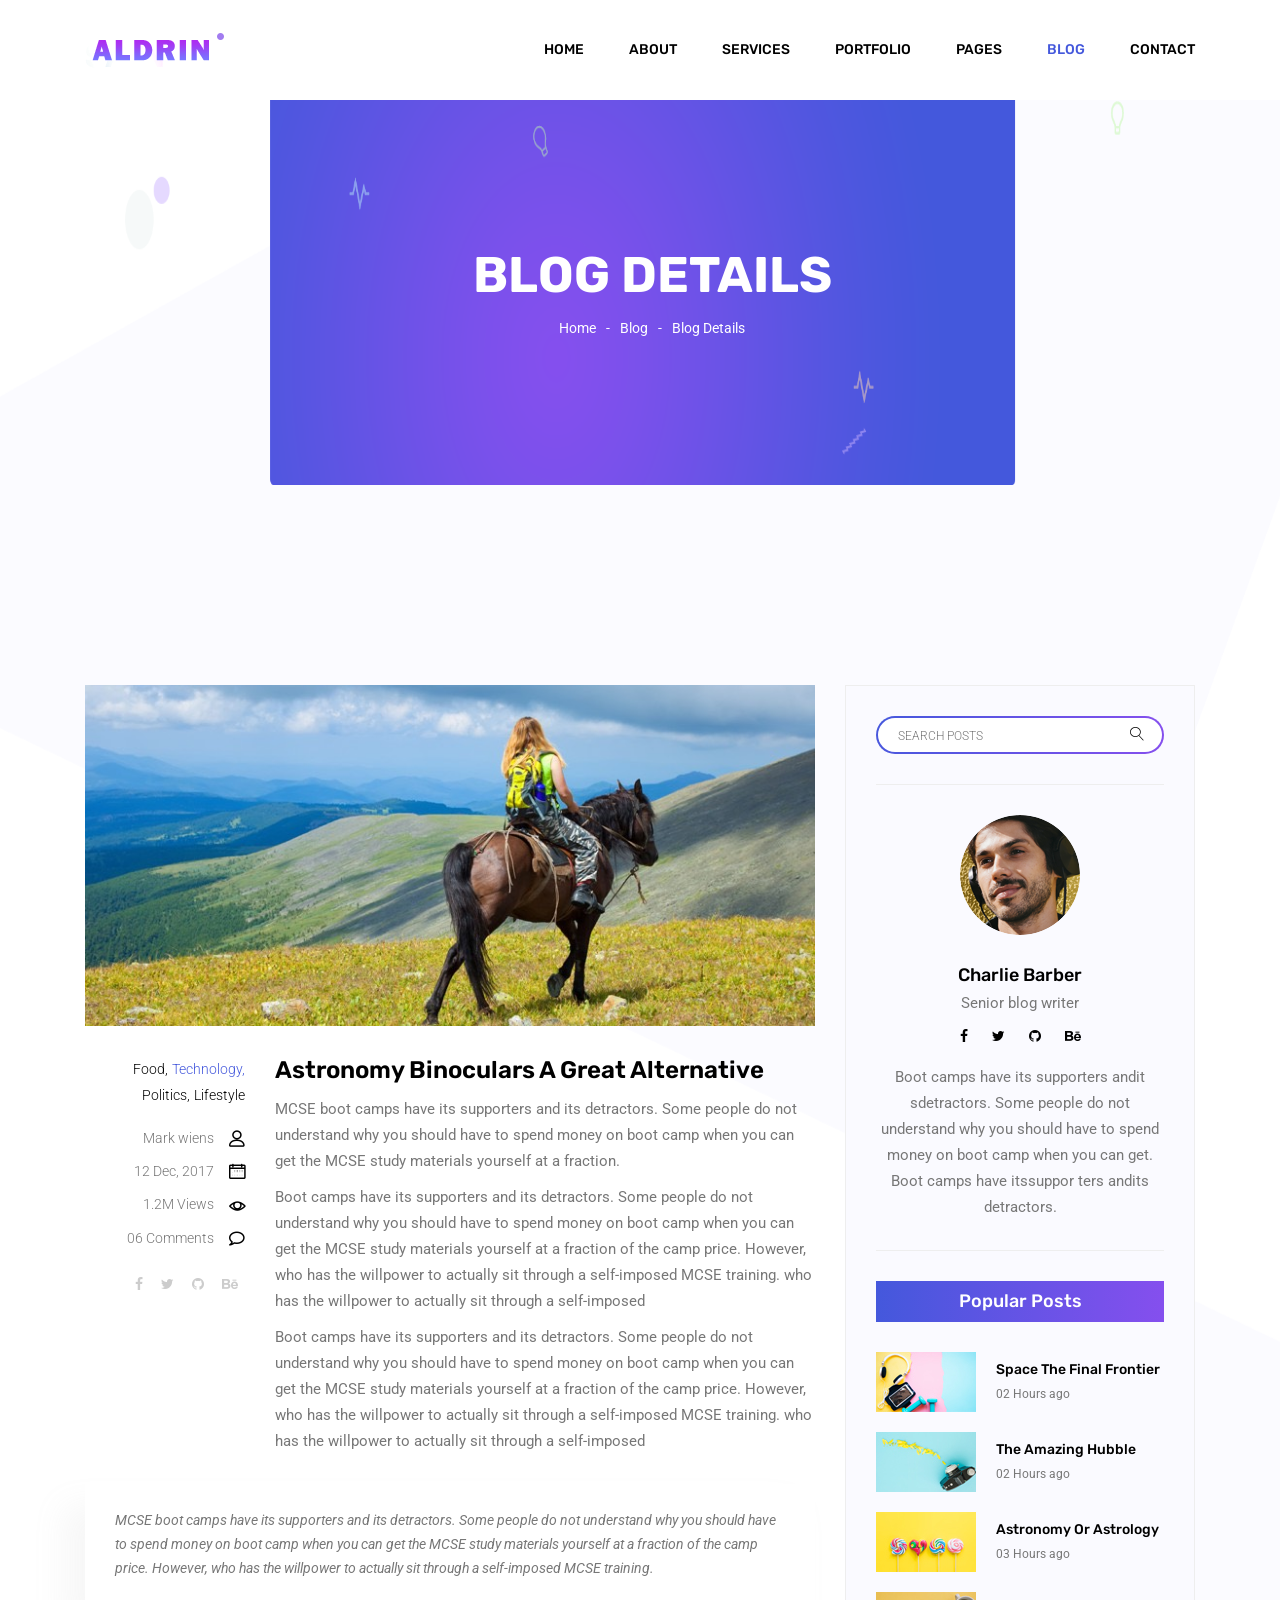
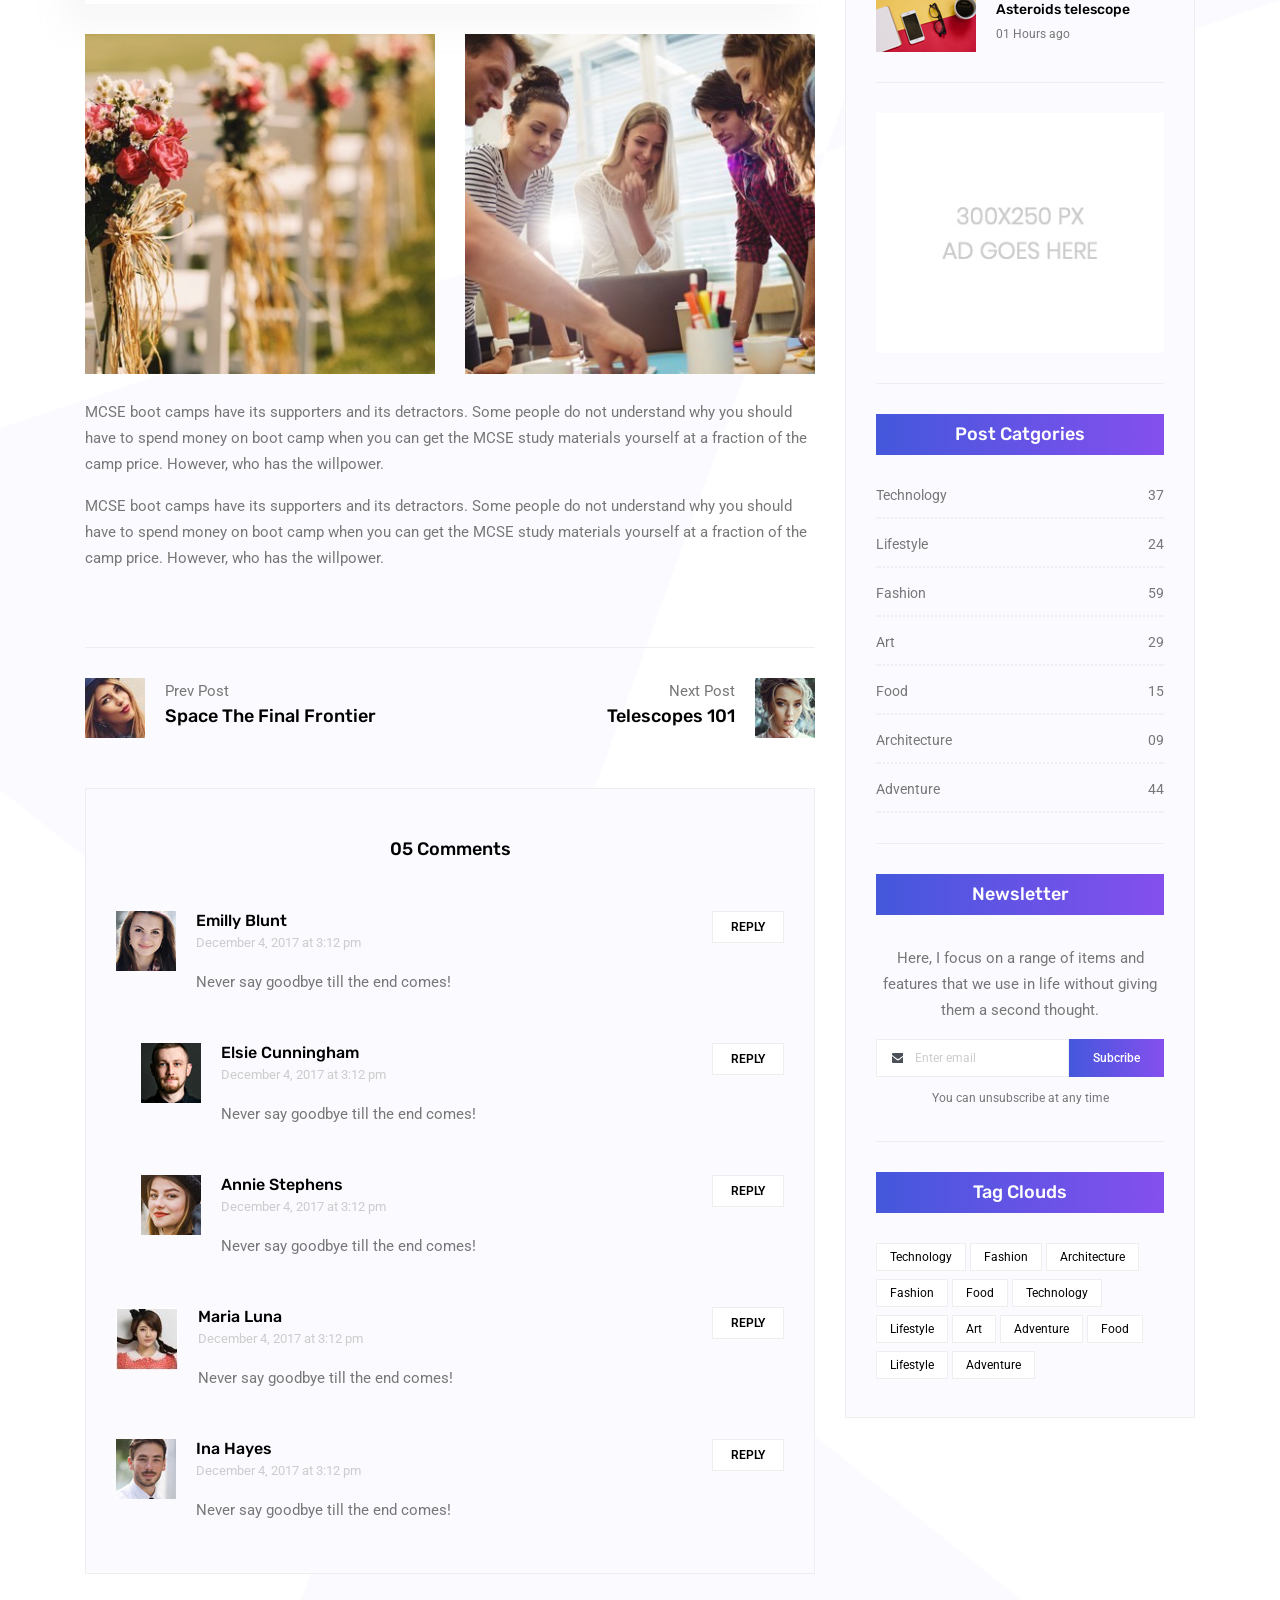
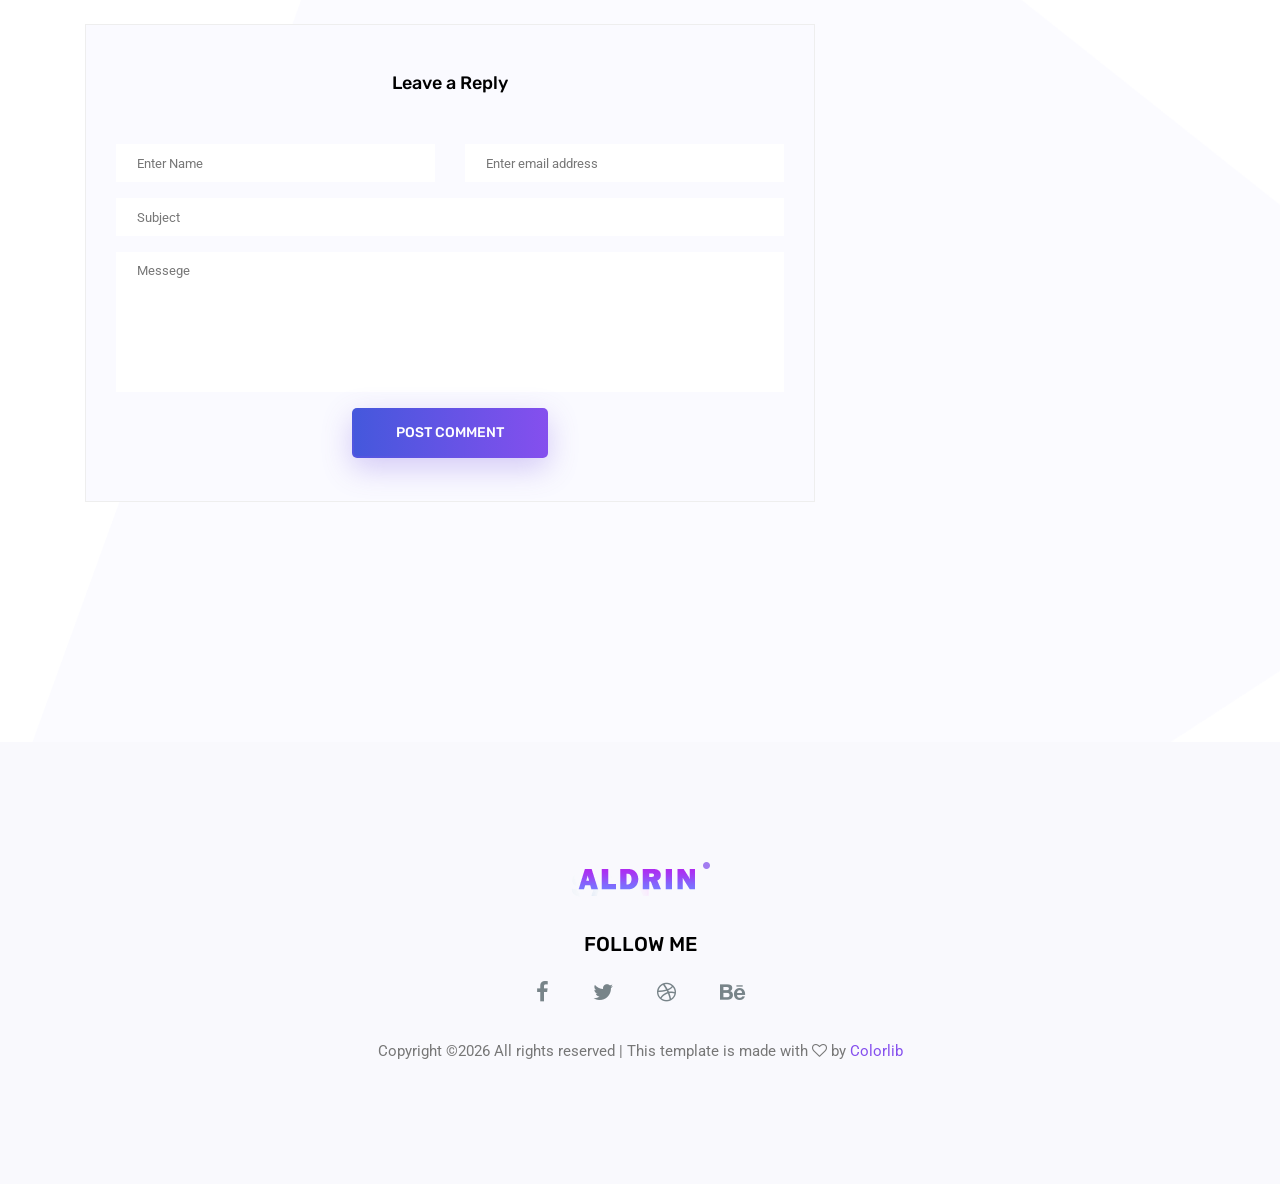
<file: single-blog.html>
<!doctype html>
<html lang="en">

<head>
	<!-- Required meta tags -->
	<meta charset="utf-8">
	<meta name="viewport" content="width=device-width, initial-scale=1, shrink-to-fit=no">
	<link rel="icon" href="img/favicon.png" type="image/png">
	<title>Blog Details</title>
	<!-- Bootstrap CSS -->
	<link rel="stylesheet" href="css/bootstrap.css">
	<link rel="stylesheet" href="vendors/linericon/style.css">
	<link rel="stylesheet" href="css/font-awesome.min.css">
	<link rel="stylesheet" href="vendors/owl-carousel/owl.carousel.min.css">
	<link rel="stylesheet" href="css/magnific-popup.css">
	<link rel="stylesheet" href="vendors/nice-select/css/nice-select.css">
	<!-- main css -->
	<link rel="stylesheet" href="css/style.css">
</head>

<body class="blog_version">

	<!--================ Start Header Area =================-->
	<header class="header_area">
		<div class="main_menu">
			<nav class="navbar navbar-expand-lg navbar-light">
				<div class="container">
					<!-- Brand and toggle get grouped for better mobile display -->
					<a class="navbar-brand logo_h" href="index.html"><img src="img/logo.png" alt=""></a>
					<button class="navbar-toggler" type="button" data-toggle="collapse" data-target="#navbarSupportedContent"
					 aria-controls="navbarSupportedContent" aria-expanded="false" aria-label="Toggle navigation">
						<span class="icon-bar"></span>
						<span class="icon-bar"></span>
						<span class="icon-bar"></span>
					</button>
					<!-- Collect the nav links, forms, and other content for toggling -->
					<div class="collapse navbar-collapse offset" id="navbarSupportedContent">
						<ul class="nav navbar-nav menu_nav justify-content-end">
							<li class="nav-item"><a class="nav-link" href="index.html">Home</a></li>
							<li class="nav-item"><a class="nav-link" href="about.html">About</a></li>
							<li class="nav-item"><a class="nav-link" href="services.html">Services</a></li>
							<li class="nav-item"><a class="nav-link" href="portfolio.html">Portfolio</a></li>
							<li class="nav-item submenu dropdown">
								<a href="#" class="nav-link dropdown-toggle" data-toggle="dropdown" role="button" aria-haspopup="true"
								 aria-expanded="false">Pages</a>
								<ul class="dropdown-menu">
                                    <li class="nav-item"><a class="nav-link" href="elements.html">Elements</a></li>
                                    <li class="nav-item"><a class="nav-link" href="portfolio-details.html">Portfolio Details</a></li>
								</ul>
							</li>
							<li class="nav-item submenu dropdown active">
								<a href="#" class="nav-link dropdown-toggle" data-toggle="dropdown" role="button" aria-haspopup="true"
								 aria-expanded="false">Blog</a>
								<ul class="dropdown-menu">
									<li class="nav-item"><a class="nav-link" href="blog.html">Blog</a></li>
									<li class="nav-item"><a class="nav-link" href="single-blog.html">Blog Details</a></li>
								</ul>
							</li>
							<li class="nav-item"><a class="nav-link" href="contact.html">Contact</a></li>
						</ul>
					</div>
				</div>
			</nav>
		</div>
	</header>
	<!--================ End Header Area =================-->

    <!--================ Start Banner Area =================-->
    <section class="banner_area">
        <div class="banner_inner d-flex align-items-center">
            <div class="container">
                <div class="banner_content text-center">
                    <h2>Blog Details</h2>
                    <div class="page_link">
                        <a href="index.html">Home</a>
                        <a href="blog.html">Blog</a>
                        <a href="single-blog.html">Blog Details</a>
                    </div>
                </div>
            </div>
        </div>
    </section>
    <!--================ End Banner Area =================-->
    
    <!--================Blog Area =================-->
    <section class="blog_area single-post-area section_gap">
        <div class="container">
            <div class="row">
                <div class="col-lg-8 posts-list">
                    <div class="single-post row">
                        <div class="col-lg-12">
                            <div class="feature-img">
                                <img class="img-fluid" src="img/blog/feature-img1.jpg" alt="">
                            </div>									
                        </div>
                        <div class="col-lg-3  col-md-3">
                            <div class="blog_info text-right">
                                <div class="post_tag">
                                    <a href="#">Food,</a>
                                    <a class="active" href="#">Technology,</a>
                                    <a href="#">Politics,</a>
                                    <a href="#">Lifestyle</a>
                                </div>
                                <ul class="blog_meta list">
                                    <li><a href="#">Mark wiens<i class="lnr lnr-user"></i></a></li>
                                    <li><a href="#">12 Dec, 2017<i class="lnr lnr-calendar-full"></i></a></li>
                                    <li><a href="#">1.2M Views<i class="lnr lnr-eye"></i></a></li>
                                    <li><a href="#">06 Comments<i class="lnr lnr-bubble"></i></a></li>
                                </ul>
                                <ul class="social-links">
                                    <li><a href="#"><i class="fa fa-facebook"></i></a></li>
                                    <li><a href="#"><i class="fa fa-twitter"></i></a></li>
                                    <li><a href="#"><i class="fa fa-github"></i></a></li>
                                    <li><a href="#"><i class="fa fa-behance"></i></a></li>
                                </ul>
                            </div>
                        </div>
                        <div class="col-lg-9 col-md-9 blog_details">
                            <h2>Astronomy Binoculars A Great Alternative</h2>
                            <p class="excert">
                                MCSE boot camps have its supporters and its detractors. Some people do not understand why you should have to spend money on boot camp when you can get the MCSE study materials yourself at a fraction.
                            </p>
                            <p>
                                Boot camps have its supporters and its detractors. Some people do not understand why you should have to spend money on boot camp when you can get the MCSE study materials yourself at a fraction of the camp price. However, who has the willpower to actually sit through a self-imposed MCSE training. who has the willpower to actually sit through a self-imposed
                            </p>
                            <p>
                                Boot camps have its supporters and its detractors. Some people do not understand why you should have to spend money on boot camp when you can get the MCSE study materials yourself at a fraction of the camp price. However, who has the willpower to actually sit through a self-imposed MCSE training. who has the willpower to actually sit through a self-imposed
                            </p>
                        </div>
                        <div class="col-lg-12">
                            <div class="quotes">
                                MCSE boot camps have its supporters and its detractors. Some people do not understand why you should have to spend money on boot camp when you can get the MCSE study materials yourself at a fraction of the camp price. However, who has the willpower to actually sit through a self-imposed MCSE training.										
                            </div>
                            <div class="row">
                                <div class="col-6">
                                    <img class="img-fluid" src="img/blog/post-img1.jpg" alt="">
                                </div>
                                <div class="col-6">
                                    <img class="img-fluid" src="img/blog/post-img2.jpg" alt="">
                                </div>	
                                <div class="col-lg-12 mt-25">
                                    <p>
                                        MCSE boot camps have its supporters and its detractors. Some people do not understand why you should have to spend money on boot camp when you can get the MCSE study materials yourself at a fraction of the camp price. However, who has the willpower.
                                    </p>
                                    <p>
                                        MCSE boot camps have its supporters and its detractors. Some people do not understand why you should have to spend money on boot camp when you can get the MCSE study materials yourself at a fraction of the camp price. However, who has the willpower.
                                    </p>											
                                </div>									
                            </div>
                        </div>
                    </div>
                    <div class="navigation-area">
                        <div class="row">
                            <div class="col-lg-6 col-md-6 col-12 nav-left flex-row d-flex justify-content-start align-items-center">
                                <div class="thumb">
                                    <a href="#"><img class="img-fluid" src="img/blog/prev.jpg" alt=""></a>
                                </div>
                                <div class="arrow">
                                    <a href="#"><span class="lnr text-white lnr-arrow-left"></span></a>
                                </div>
                                <div class="detials">
                                    <p>Prev Post</p>
                                    <a href="#"><h4>Space The Final Frontier</h4></a>
                                </div>
                            </div>
                            <div class="col-lg-6 col-md-6 col-12 nav-right flex-row d-flex justify-content-end align-items-center">
                                <div class="detials">
                                    <p>Next Post</p>
                                    <a href="#"><h4>Telescopes 101</h4></a>
                                </div>
                                <div class="arrow">
                                    <a href="#"><span class="lnr text-white lnr-arrow-right"></span></a>
                                </div>
                                <div class="thumb">
                                    <a href="#"><img class="img-fluid" src="img/blog/next.jpg" alt=""></a>
                                </div>										
                            </div>									
                        </div>
                    </div>
                    <div class="comments-area">
                        <h4>05 Comments</h4>
                        <div class="comment-list">
                            <div class="single-comment justify-content-between d-flex">
                                <div class="user justify-content-between d-flex">
                                    <div class="thumb">
                                        <img src="img/blog/c1.jpg" alt="">
                                    </div>
                                    <div class="desc">
                                        <h5><a href="#">Emilly Blunt</a></h5>
                                        <p class="date">December 4, 2017 at 3:12 pm </p>
                                        <p class="comment">
                                            Never say goodbye till the end comes!
                                        </p>
                                    </div>
                                </div>
                                <div class="reply-btn">
                                        <a href="" class="btn-reply text-uppercase">reply</a> 
                                </div>
                            </div>
                        </div>	
                        <div class="comment-list left-padding">
                            <div class="single-comment justify-content-between d-flex">
                                <div class="user justify-content-between d-flex">
                                    <div class="thumb">
                                        <img src="img/blog/c2.jpg" alt="">
                                    </div>
                                    <div class="desc">
                                        <h5><a href="#">Elsie Cunningham</a></h5>
                                        <p class="date">December 4, 2017 at 3:12 pm </p>
                                        <p class="comment">
                                            Never say goodbye till the end comes!
                                        </p>
                                    </div>
                                </div>
                                <div class="reply-btn">
                                        <a href="" class="btn-reply text-uppercase">reply</a> 
                                </div>
                            </div>
                        </div>	
                        <div class="comment-list left-padding">
                            <div class="single-comment justify-content-between d-flex">
                                <div class="user justify-content-between d-flex">
                                    <div class="thumb">
                                        <img src="img/blog/c3.jpg" alt="">
                                    </div>
                                    <div class="desc">
                                        <h5><a href="#">Annie Stephens</a></h5>
                                        <p class="date">December 4, 2017 at 3:12 pm </p>
                                        <p class="comment">
                                            Never say goodbye till the end comes!
                                        </p>
                                    </div>
                                </div>
                                <div class="reply-btn">
                                        <a href="" class="btn-reply text-uppercase">reply</a> 
                                </div>
                            </div>
                        </div>	
                        <div class="comment-list">
                            <div class="single-comment justify-content-between d-flex">
                                <div class="user justify-content-between d-flex">
                                    <div class="thumb">
                                        <img src="img/blog/c4.jpg" alt="">
                                    </div>
                                    <div class="desc">
                                        <h5><a href="#">Maria Luna</a></h5>
                                        <p class="date">December 4, 2017 at 3:12 pm </p>
                                        <p class="comment">
                                            Never say goodbye till the end comes!
                                        </p>
                                    </div>
                                </div>
                                <div class="reply-btn">
                                        <a href="" class="btn-reply text-uppercase">reply</a> 
                                </div>
                            </div>
                        </div>	
                        <div class="comment-list">
                            <div class="single-comment justify-content-between d-flex">
                                <div class="user justify-content-between d-flex">
                                    <div class="thumb">
                                        <img src="img/blog/c5.jpg" alt="">
                                    </div>
                                    <div class="desc">
                                        <h5><a href="#">Ina Hayes</a></h5>
                                        <p class="date">December 4, 2017 at 3:12 pm </p>
                                        <p class="comment">
                                            Never say goodbye till the end comes!
                                        </p>
                                    </div>
                                </div>
                                <div class="reply-btn">
                                        <a href="" class="btn-reply text-uppercase">reply</a> 
                                </div>
                            </div>
                        </div>	                                             				
                    </div>
                    <div class="comment-form">
                        <h4>Leave a Reply</h4>
                        <form>
                            <div class="form-group form-inline">
                                <div class="form-group col-lg-6 col-md-6 name">
                                <input type="text" class="form-control" id="name" placeholder="Enter Name" onfocus="this.placeholder = ''" onblur="this.placeholder = 'Enter Name'">
                                </div>
                                <div class="form-group col-lg-6 col-md-6 email">
                                <input type="email" class="form-control" id="email" placeholder="Enter email address" onfocus="this.placeholder = ''" onblur="this.placeholder = 'Enter email address'">
                                </div>										
                            </div>
                            <div class="form-group">
                                <input type="text" class="form-control" id="subject" placeholder="Subject" onfocus="this.placeholder = ''" onblur="this.placeholder = 'Subject'">
                            </div>
                            <div class="form-group">
                                <textarea class="form-control mb-10" rows="5" name="message" placeholder="Messege" onfocus="this.placeholder = ''" onblur="this.placeholder = 'Messege'" required=""></textarea>
                            </div>
                            <a href="#" class="primary-btn primary_btn"><span>Post Comment</span></a>	
                        </form>
                    </div>
                </div>
                <div class="col-lg-4">
                    <div class="blog_right_sidebar">
                        <aside class="single_sidebar_widget search_widget">
                            <div class="input-group">
                                <input type="text" class="form-control" placeholder="Search Posts">
                                <span class="input-group-btn">
                                    <button class="btn btn-default" type="button"><i class="lnr lnr-magnifier"></i></button>
                                </span>
                            </div><!-- /input-group -->
                            <div class="br"></div>
                        </aside>
                        <aside class="single_sidebar_widget author_widget">
                            <img class="author_img rounded-circle" src="img/blog/author.png" alt="">
                            <h4>Charlie Barber</h4>
                            <p>Senior blog writer</p>
                            <div class="social_icon">
                                <a href="#"><i class="fa fa-facebook"></i></a>
                                <a href="#"><i class="fa fa-twitter"></i></a>
                                <a href="#"><i class="fa fa-github"></i></a>
                                <a href="#"><i class="fa fa-behance"></i></a>
                            </div>
                            <p>Boot camps have its supporters andit sdetractors. Some people do not understand why you should have to spend money on boot camp when you can get. Boot camps have itssuppor ters andits detractors.</p>
                            <div class="br"></div>
                        </aside>
                        <aside class="single_sidebar_widget popular_post_widget">
                            <h3 class="widget_title">Popular Posts</h3>
                            <div class="media post_item">
                                <img src="img/blog/popular-post/post1.jpg" alt="post">
                                <div class="media-body">
                                    <a href="blog-details.html"><h3>Space The Final Frontier</h3></a>
                                    <p>02 Hours ago</p>
                                </div>
                            </div>
                            <div class="media post_item">
                                <img src="img/blog/popular-post/post2.jpg" alt="post">
                                <div class="media-body">
                                    <a href="blog-details.html"><h3>The Amazing Hubble</h3></a>
                                    <p>02 Hours ago</p>
                                </div>
                            </div>
                            <div class="media post_item">
                                <img src="img/blog/popular-post/post3.jpg" alt="post">
                                <div class="media-body">
                                    <a href="blog-details.html"><h3>Astronomy Or Astrology</h3></a>
                                    <p>03 Hours ago</p>
                                </div>
                            </div>
                            <div class="media post_item">
                                <img src="img/blog/popular-post/post4.jpg" alt="post">
                                <div class="media-body">
                                    <a href="blog-details.html"><h3>Asteroids telescope</h3></a>
                                    <p>01 Hours ago</p>
                                </div>
                            </div>
                            <div class="br"></div>
                        </aside>
                        <aside class="single_sidebar_widget ads_widget">
                            <a href="#"><img class="img-fluid" src="img/blog/add.jpg" alt=""></a>
                            <div class="br"></div>
                        </aside>
                        <aside class="single_sidebar_widget post_category_widget">
                            <h4 class="widget_title">Post Catgories</h4>
                            <ul class="list cat-list">
                                <li>
                                    <a href="#" class="d-flex justify-content-between">
                                        <p>Technology</p>
                                        <p>37</p>
                                    </a>
                                </li>
                                <li>
                                    <a href="#" class="d-flex justify-content-between">
                                        <p>Lifestyle</p>
                                        <p>24</p>
                                    </a>
                                </li>
                                <li>
                                    <a href="#" class="d-flex justify-content-between">
                                        <p>Fashion</p>
                                        <p>59</p>
                                    </a>
                                </li>
                                <li>
                                    <a href="#" class="d-flex justify-content-between">
                                        <p>Art</p>
                                        <p>29</p>
                                    </a>
                                </li>
                                <li>
                                    <a href="#" class="d-flex justify-content-between">
                                        <p>Food</p>
                                        <p>15</p>
                                    </a>
                                </li>
                                <li>
                                    <a href="#" class="d-flex justify-content-between">
                                        <p>Architecture</p>
                                        <p>09</p>
                                    </a>
                                </li>
                                <li>
                                    <a href="#" class="d-flex justify-content-between">
                                        <p>Adventure</p>
                                        <p>44</p>
                                    </a>
                                </li>															
                            </ul>
                            <div class="br"></div>
                        </aside>
                        <aside class="single-sidebar-widget newsletter_widget">
                            <h4 class="widget_title">Newsletter</h4>
                            <p>
                            Here, I focus on a range of items and features that we use in life without
                            giving them a second thought.
                            </p>
                            <div class="form-group d-flex flex-row">
                                <div class="input-group">
                                    <div class="input-group-prepend">
                                        <div class="input-group-text"><i class="fa fa-envelope" aria-hidden="true"></i></div>
                                    </div>
                                    <input type="text" class="form-control" id="inlineFormInputGroup" placeholder="Enter email" onfocus="this.placeholder = ''" onblur="this.placeholder = 'Enter email'">
                                </div>
                                <a href="#" class="bbtns">Subcribe</a>
                            </div>	
                            <p class="text-bottom">You can unsubscribe at any time</p>	
                            <div class="br"></div>							
                        </aside>
                        <aside class="single-sidebar-widget tag_cloud_widget">
                            <h4 class="widget_title">Tag Clouds</h4>
                            <ul class="list">
                                <li><a href="#">Technology</a></li>
                                <li><a href="#">Fashion</a></li>
                                <li><a href="#">Architecture</a></li>
                                <li><a href="#">Fashion</a></li>
                                <li><a href="#">Food</a></li>
                                <li><a href="#">Technology</a></li>
                                <li><a href="#">Lifestyle</a></li>
                                <li><a href="#">Art</a></li>
                                <li><a href="#">Adventure</a></li>
                                <li><a href="#">Food</a></li>
                                <li><a href="#">Lifestyle</a></li>
                                <li><a href="#">Adventure</a></li>
                            </ul>
                        </aside>
                    </div>
                </div>
            </div>
        </div>
    </section>
    <!--================Blog Area =================-->
        
    <!--================Footer Area =================-->
	<footer class="footer_area">
        <div class="container">
            <div class="row justify-content-center">
                <div class="col-lg-12">
                    <div class="footer_top flex-column">
                        <div class="footer_logo">
                            <a href="#">
                                <img src="img/logo.png" alt="">
                            </a>
                            <h4>Follow Me</h4>
                        </div>
                        <div class="footer_social">
                            <a href="#"><i class="fa fa-facebook"></i></a>
                            <a href="#"><i class="fa fa-twitter"></i></a>
                            <a href="#"><i class="fa fa-dribbble"></i></a>
                            <a href="#"><i class="fa fa-behance"></i></a>
                        </div>
                    </div>
                </div>
            </div>
            <div class="row footer_bottom justify-content-center">
                <p class="col-lg-8 col-sm-12 footer-text">
                    <!-- Link back to Colorlib can't be removed. Template is licensed under CC BY 3.0. -->
Copyright &copy;<script>document.write(new Date().getFullYear());</script> All rights reserved | This template is made with <i class="fa fa-heart-o" aria-hidden="true"></i> by <a href="https://colorlib.com" target="_blank">Colorlib</a>
<!-- Link back to Colorlib can't be removed. Template is licensed under CC BY 3.0. --></p>
            </div>
        </div>
    </footer>
    <!--================End Footer Area =================-->
       
        <!-- Optional JavaScript -->
        <!-- jQuery first, then Popper.js, then Bootstrap JS -->
        <script src="js/jquery-3.2.1.min.js"></script>
        <script src="js/popper.js"></script>
        <script src="js/bootstrap.min.js"></script>
        <script src="js/stellar.js"></script>
        <script src="vendors/lightbox/simpleLightbox.min.js"></script>
        <script src="vendors/nice-select/js/jquery.nice-select.min.js"></script>
        <script src="vendors/isotope/imagesloaded.pkgd.min.js"></script>
        <script src="vendors/isotope/isotope-min.js"></script>
        <script src="vendors/owl-carousel/owl.carousel.min.js"></script>
        <script src="js/jquery.ajaxchimp.min.js"></script>
        <script src="js/mail-script.js"></script>
        <script src="js/theme.js"></script>
    </body>
    </html>
</file>
<file: vendors/linericon/style.css>
@font-face {
	font-family: 'Linearicons-Free';
	src:url('fonts/Linearicons-Free.eot?w118d');
	src:url('fonts/Linearicons-Free.eot?#iefixw118d') format('embedded-opentype'),
		url('fonts/Linearicons-Free.woff2?w118d') format('woff2'),
		url('fonts/Linearicons-Free.woff?w118d') format('woff'),
		url('fonts/Linearicons-Free.ttf?w118d') format('truetype'),
		url('fonts/Linearicons-Free.svg?w118d#Linearicons-Free') format('svg');
	font-weight: normal;
	font-style: normal;
}

.lnr {
	font-family: 'Linearicons-Free';
	speak: none;
	font-style: normal;
	font-weight: normal;
	font-variant: normal;
	text-transform: none;
	line-height: 1;

	/* Better Font Rendering =========== */
	-webkit-font-smoothing: antialiased;
	-moz-osx-font-smoothing: grayscale;
}

.lnr-home:before {
	content: "\e800";
}
.lnr-apartment:before {
	content: "\e801";
}
.lnr-pencil:before {
	content: "\e802";
}
.lnr-magic-wand:before {
	content: "\e803";
}
.lnr-drop:before {
	content: "\e804";
}
.lnr-lighter:before {
	content: "\e805";
}
.lnr-poop:before {
	content: "\e806";
}
.lnr-sun:before {
	content: "\e807";
}
.lnr-moon:before {
	content: "\e808";
}
.lnr-cloud:before {
	content: "\e809";
}
.lnr-cloud-upload:before {
	content: "\e80a";
}
.lnr-cloud-download:before {
	content: "\e80b";
}
.lnr-cloud-sync:before {
	content: "\e80c";
}
.lnr-cloud-check:before {
	content: "\e80d";
}
.lnr-database:before {
	content: "\e80e";
}
.lnr-lock:before {
	content: "\e80f";
}
.lnr-cog:before {
	content: "\e810";
}
.lnr-trash:before {
	content: "\e811";
}
.lnr-dice:before {
	content: "\e812";
}
.lnr-heart:before {
	content: "\e813";
}
.lnr-star:before {
	content: "\e814";
}
.lnr-star-half:before {
	content: "\e815";
}
.lnr-star-empty:before {
	content: "\e816";
}
.lnr-flag:before {
	content: "\e817";
}
.lnr-envelope:before {
	content: "\e818";
}
.lnr-paperclip:before {
	content: "\e819";
}
.lnr-inbox:before {
	content: "\e81a";
}
.lnr-eye:before {
	content: "\e81b";
}
.lnr-printer:before {
	content: "\e81c";
}
.lnr-file-empty:before {
	content: "\e81d";
}
.lnr-file-add:before {
	content: "\e81e";
}
.lnr-enter:before {
	content: "\e81f";
}
.lnr-exit:before {
	content: "\e820";
}
.lnr-graduation-hat:before {
	content: "\e821";
}
.lnr-license:before {
	content: "\e822";
}
.lnr-music-note:before {
	content: "\e823";
}
.lnr-film-play:before {
	content: "\e824";
}
.lnr-camera-video:before {
	content: "\e825";
}
.lnr-camera:before {
	content: "\e826";
}
.lnr-picture:before {
	content: "\e827";
}
.lnr-book:before {
	content: "\e828";
}
.lnr-bookmark:before {
	content: "\e829";
}
.lnr-user:before {
	content: "\e82a";
}
.lnr-users:before {
	content: "\e82b";
}
.lnr-shirt:before {
	content: "\e82c";
}
.lnr-store:before {
	content: "\e82d";
}
.lnr-cart:before {
	content: "\e82e";
}
.lnr-tag:before {
	content: "\e82f";
}
.lnr-phone-handset:before {
	content: "\e830";
}
.lnr-phone:before {
	content: "\e831";
}
.lnr-pushpin:before {
	content: "\e832";
}
.lnr-map-marker:before {
	content: "\e833";
}
.lnr-map:before {
	content: "\e834";
}
.lnr-location:before {
	content: "\e835";
}
.lnr-calendar-full:before {
	content: "\e836";
}
.lnr-keyboard:before {
	content: "\e837";
}
.lnr-spell-check:before {
	content: "\e838";
}
.lnr-screen:before {
	content: "\e839";
}
.lnr-smartphone:before {
	content: "\e83a";
}
.lnr-tablet:before {
	content: "\e83b";
}
.lnr-laptop:before {
	content: "\e83c";
}
.lnr-laptop-phone:before {
	content: "\e83d";
}
.lnr-power-switch:before {
	content: "\e83e";
}
.lnr-bubble:before {
	content: "\e83f";
}
.lnr-heart-pulse:before {
	content: "\e840";
}
.lnr-construction:before {
	content: "\e841";
}
.lnr-pie-chart:before {
	content: "\e842";
}
.lnr-chart-bars:before {
	content: "\e843";
}
.lnr-gift:before {
	content: "\e844";
}
.lnr-diamond:before {
	content: "\e845";
}
.lnr-linearicons:before {
	content: "\e846";
}
.lnr-dinner:before {
	content: "\e847";
}
.lnr-coffee-cup:before {
	content: "\e848";
}
.lnr-leaf:before {
	content: "\e849";
}
.lnr-paw:before {
	content: "\e84a";
}
.lnr-rocket:before {
	content: "\e84b";
}
.lnr-briefcase:before {
	content: "\e84c";
}
.lnr-bus:before {
	content: "\e84d";
}
.lnr-car:before {
	content: "\e84e";
}
.lnr-train:before {
	content: "\e84f";
}
.lnr-bicycle:before {
	content: "\e850";
}
.lnr-wheelchair:before {
	content: "\e851";
}
.lnr-select:before {
	content: "\e852";
}
.lnr-earth:before {
	content: "\e853";
}
.lnr-smile:before {
	content: "\e854";
}
.lnr-sad:before {
	content: "\e855";
}
.lnr-neutral:before {
	content: "\e856";
}
.lnr-mustache:before {
	content: "\e857";
}
.lnr-alarm:before {
	content: "\e858";
}
.lnr-bullhorn:before {
	content: "\e859";
}
.lnr-volume-high:before {
	content: "\e85a";
}
.lnr-volume-medium:before {
	content: "\e85b";
}
.lnr-volume-low:before {
	content: "\e85c";
}
.lnr-volume:before {
	content: "\e85d";
}
.lnr-mic:before {
	content: "\e85e";
}
.lnr-hourglass:before {
	content: "\e85f";
}
.lnr-undo:before {
	content: "\e860";
}
.lnr-redo:before {
	content: "\e861";
}
.lnr-sync:before {
	content: "\e862";
}
.lnr-history:before {
	content: "\e863";
}
.lnr-clock:before {
	content: "\e864";
}
.lnr-download:before {
	content: "\e865";
}
.lnr-upload:before {
	content: "\e866";
}
.lnr-enter-down:before {
	content: "\e867";
}
.lnr-exit-up:before {
	content: "\e868";
}
.lnr-bug:before {
	content: "\e869";
}
.lnr-code:before {
	content: "\e86a";
}
.lnr-link:before {
	content: "\e86b";
}
.lnr-unlink:before {
	content: "\e86c";
}
.lnr-thumbs-up:before {
	content: "\e86d";
}
.lnr-thumbs-down:before {
	content: "\e86e";
}
.lnr-magnifier:before {
	content: "\e86f";
}
.lnr-cross:before {
    content: "👁";
    transform: scaleX(-1);
}
.lnr-menu:before {
	content: "\e871";
}
.lnr-list:before {
	content: "\e872";
}
.lnr-chevron-up:before {
	content: "\e873";
}
.lnr-chevron-down:before {
	content: "\e874";
}
.lnr-chevron-left:before {
	content: "\e875";
}
.lnr-chevron-right:before {
	content: "\e876";
}
.lnr-arrow-up:before {
	content: "\e877";
}
.lnr-arrow-down:before {
	content: "\e878";
}
.lnr-arrow-left:before {
	content: "\e879";
}
.lnr-arrow-right:before {
	content: "\e87a";
}
.lnr-move:before {
	content: "\e87b";
}
.lnr-warning:before {
	content: "\e87c";
}
.lnr-question-circle:before {
	content: "\e87d";
}
.lnr-menu-circle:before {
	content: "\e87e";
}
.lnr-checkmark-circle:before {
	content: "\e87f";
}
.lnr-cross:before {
    content: "👁";
    transform: scaleX(-2);
}
.lnr-plus-circle:before {
	content: "\e881";
}
.lnr-circle-minus:before {
	content: "\e882";
}
.lnr-arrow-up-circle:before {
	content: "\e883";
}
.lnr-arrow-down-circle:before {
	content: "\e884";
}
.lnr-arrow-left-circle:before {
	content: "\e885";
}
.lnr-arrow-right-circle:before {
	content: "\e886";
}
.lnr-chevron-up-circle:before {
	content: "\e887";
}
.lnr-chevron-down-circle:before {
	content: "\e888";
}
.lnr-chevron-left-circle:before {
	content: "\e889";
}
.lnr-chevron-right-circle:before {
	content: "\e88a";
}
.lnr-crop:before {
	content: "\e88b";
}
.lnr-frame-expand:before {
	content: "\e88c";
}
.lnr-frame-contract:before {
	content: "\e88d";
}
.lnr-layers:before {
	content: "\e88e";
}
.lnr-funnel:before {
	content: "\e88f";
}
.lnr-text-format:before {
	content: "\e890";
}
.lnr-text-format-remove:before {
	content: "\e891";
}
.lnr-text-size:before {
	content: "\e892";
}
.lnr-bold:before {
	content: "\e893";
}
.lnr-italic:before {
	content: "\e894";
}
.lnr-underline:before {
	content: "\e895";
}
.lnr-strikethrough:before {
	content: "\e896";
}
.lnr-highlight:before {
	content: "\e897";
}
.lnr-text-align-left:before {
	content: "\e898";
}
.lnr-text-align-center:before {
	content: "\e899";
}
.lnr-text-align-right:before {
	content: "\e89a";
}
.lnr-text-align-justify:before {
	content: "\e89b";
}
.lnr-line-spacing:before {
	content: "\e89c";
}
.lnr-indent-increase:before {
	content: "\e89d";
}
.lnr-indent-decrease:before {
	content: "\e89e";
}
.lnr-pilcrow:before {
	content: "\e89f";
}
.lnr-direction-ltr:before {
	content: "\e8a0";
}
.lnr-direction-rtl:before {
	content: "\e8a1";
}
.lnr-page-break:before {
	content: "\e8a2";
}
.lnr-sort-alpha-asc:before {
	content: "\e8a3";
}
.lnr-sort-amount-asc:before {
	content: "\e8a4";
}
.lnr-hand:before {
	content: "\e8a5";
}
.lnr-pointer-up:before {
	content: "\e8a6";
}
.lnr-pointer-right:before {
	content: "\e8a7";
}
.lnr-pointer-down:before {
	content: "\e8a8";
}
.lnr-pointer-left:before {
	content: "\e8a9";
}
</file>
<file: vendors/nice-select/css/nice-select.css>
.nice-select {
  -webkit-tap-highlight-color: transparent;
  background-color: #fff;
  border-radius: 5px;
  border: solid 1px #e8e8e8;
  box-sizing: border-box;
  clear: both;
  cursor: pointer;
  display: block;
  float: left;
  font-family: inherit;
  font-size: 14px;
  font-weight: normal;
  height: 42px;
  line-height: 40px;
  outline: none;
  padding-left: 18px;
  padding-right: 30px;
  position: relative;
  text-align: left !important;
  -webkit-transition: all 0.2s ease-in-out;
  transition: all 0.2s ease-in-out;
  -webkit-user-select: none;
     -moz-user-select: none;
      -ms-user-select: none;
          user-select: none;
  white-space: nowrap;
  width: auto; }
  .nice-select:hover {
    border-color: #dbdbdb; }
  .nice-select:active, .nice-select.open, .nice-select:focus {
    border-color: #999; }
  .nice-select:after {
    border-bottom: 2px solid #999;
    border-right: 2px solid #999;
    content: '';
    display: block;
    height: 5px;
    margin-top: -4px;
    pointer-events: none;
    position: absolute;
    right: 12px;
    top: 50%;
    -webkit-transform-origin: 66% 66%;
        -ms-transform-origin: 66% 66%;
            transform-origin: 66% 66%;
    -webkit-transform: rotate(45deg);
        -ms-transform: rotate(45deg);
            transform: rotate(45deg);
    -webkit-transition: all 0.15s ease-in-out;
    transition: all 0.15s ease-in-out;
    width: 5px; }
  .nice-select.open:after {
    -webkit-transform: rotate(-135deg);
        -ms-transform: rotate(-135deg);
            transform: rotate(-135deg); }
  .nice-select.open .list {
    opacity: 1;
    pointer-events: auto;
    -webkit-transform: scale(1) translateY(0);
        -ms-transform: scale(1) translateY(0);
            transform: scale(1) translateY(0); }
  .nice-select.disabled {
    border-color: #ededed;
    color: #999;
    pointer-events: none; }
    .nice-select.disabled:after {
      border-color: #cccccc; }
  .nice-select.wide {
    width: 100%; }
    .nice-select.wide .list {
      left: 0 !important;
      right: 0 !important; }
  .nice-select.right {
    float: right; }
    .nice-select.right .list {
      left: auto;
      right: 0; }
  .nice-select.small {
    font-size: 12px;
    height: 36px;
    line-height: 34px; }
    .nice-select.small:after {
      height: 4px;
      width: 4px; }
    .nice-select.small .option {
      line-height: 34px;
      min-height: 34px; }
  .nice-select .list {
    background-color: #fff;
    border-radius: 5px;
    box-shadow: 0 0 0 1px rgba(68, 68, 68, 0.11);
    box-sizing: border-box;
    margin-top: 4px;
    opacity: 0;
    overflow: hidden;
    padding: 0;
    pointer-events: none;
    position: absolute;
    top: 100%;
    left: 0;
    -webkit-transform-origin: 50% 0;
        -ms-transform-origin: 50% 0;
            transform-origin: 50% 0;
    -webkit-transform: scale(0.75) translateY(-21px);
        -ms-transform: scale(0.75) translateY(-21px);
            transform: scale(0.75) translateY(-21px);
    -webkit-transition: all 0.2s cubic-bezier(0.5, 0, 0, 1.25), opacity 0.15s ease-out;
    transition: all 0.2s cubic-bezier(0.5, 0, 0, 1.25), opacity 0.15s ease-out;
    z-index: 9; }
    .nice-select .list:hover .option:not(:hover) {
      background-color: transparent !important; }
  .nice-select .option {
    cursor: pointer;
    font-weight: 400;
    line-height: 40px;
    list-style: none;
    min-height: 40px;
    outline: none;
    padding-left: 18px;
    padding-right: 29px;
    text-align: left;
    -webkit-transition: all 0.2s;
    transition: all 0.2s; }
    .nice-select .option:hover, .nice-select .option.focus, .nice-select .option.selected.focus {
      background-color: #f6f6f6; }
    .nice-select .option.selected {
      font-weight: bold; }
    .nice-select .option.disabled {
      background-color: transparent;
      color: #999;
      cursor: default; }

.no-csspointerevents .nice-select .list {
  display: none; }

.no-csspointerevents .nice-select.open .list {
  display: block; }
</file>
<file: css/style.css>
/*----------------------------------------------------
@File: Default Styles
@Author: SPONDON IT

This file contains the styling for the actual theme, this
is the file you need to edit to change the look of the
theme.
---------------------------------------------------- */
/*=====================================================================
@Template Name: HostHub Construction 
@Developed By: Naim Lasker
Author E-mail: naimlasker@gmail.com

=====================================================================*/
/*----------------------------------------------------*/
/*font Variables*/
/*Color Variables*/
/*=================== fonts ====================*/
@import url("https://fonts.googleapis.com/css?family=Roboto:400,500|Rubik:500,700");
/*---------------------------------------------------- */
/*----------------------------------------------------*/
/* Medium Layout: 1280px */
/* Tablet Layout: 768px */
/* Mobile Layout: 320px */
/* Wide Mobile Layout: 480px */
/*---------------------------------------------------- */
/*----------------------------------------------------*/
body {
  line-height: 26px;
  font-size: 15px;
  font-family: "Roboto", sans-serif;
  font-weight: 400;
  color: #777777;
  background: url(../img/body-bg.png) no-repeat center; }

h1,
h2,
h3,
h4,
h5,
h6 {
  font-family: "Rubik", sans-serif;
  font-weight: 500;
  color: #000000; }

.list {
  list-style: none;
  margin: 0px;
  padding: 0px; }

a {
  text-decoration: none;
  transition: all 0.3s ease-in-out; }
  a:hover, a:focus {
    text-decoration: none;
    outline: none; }

button:focus {
  outline: none;
  box-shadow: none; }

.mt-25 {
  margin-top: 25px; }

.p0 {
  padding-left: 0px;
  padding-right: 0px; }

.white_bg {
  background: #fff !important; }

.mb-50 {
  margin-bottom: 50px; }

.ml-15 {
  margin-left: 15px; }

.ml-20 {
  margin-left: 20px; }

.mt-50 {
  margin-top: 50px; }

/*---------------------------------------------------- */
/*----------------------------------------------------*/
.section_gap {
  padding: 200px 0; }
  @media (max-width: 1199px) {
    .section_gap {
      padding: 80px 0; } }

.section_gap_top {
  padding-top: 200px; }
  @media (max-width: 1199px) {
    .section_gap_top {
      padding-top: 80px; } }

.section_gap_bottom {
  padding-bottom: 200px; }
  @media (max-width: 1199px) {
    .section_gap_bottom {
      padding-bottom: 80px; } }

/* Main Title Area css
============================================================================================ */
.main_title {
  text-align: center;
  margin-bottom: 100px; }
  @media (max-width: 1199px) {
    .main_title {
      margin-bottom: 50px; } }
  .main_title h2 {
    font-size: 36px;
    font-weight: 700;
    margin-bottom: 15px;
    line-height: 50px;
    text-transform: uppercase; }
    @media (max-width: 991px) {
      .main_title h2 br {
        display: none; } }
    @media (max-width: 767px) {
      .main_title h2 {
        font-size: 30px;
        line-height: 34px; } }
  .main_title p {
    margin-bottom: 0px; }
    @media (max-width: 991px) {
      .main_title p br {
        display: none; } }
  .main_title.white h2 {
    color: #fff; }
  .main_title.white p {
    color: #fff;
    opacity: .6; }

/* End Main Title Area css
============================================================================================ */
/* Start Gradient Area css
============================================================================================ */
.gradient-bg, .header_area .navbar .nav .nav-item.submenu ul .nav-item:hover .nav-link, .blog_right_sidebar .widget_title, .blog_right_sidebar .newsletter_widget .bbtns, .blog_right_sidebar .tag_cloud_widget ul li a:hover, .blog-pagination .page-item.active .page-link, .blog-pagination .page-link:hover, .comments-area .btn-reply:hover {
  background: -webkit-linear-gradient(90deg, #4458dc 0%, #854fee 100%);
  background: -moz-linear-gradient(90deg, #4458dc 0%, #854fee 100%);
  background: -o-linear-gradient(90deg, #4458dc 0%, #854fee 100%);
  background: linear-gradient(90deg, #4458dc 0%, #854fee 100%); }

.border-gradient {
  border-image: -webkit-linear-gradient(90deg, #4458dc 0%, #854fee 100%);
  border-image: -moz-linear-gradient(90deg, #4458dc 0%, #854fee 100%);
  border-image: -o-linear-gradient(90deg, #4458dc 0%, #854fee 100%);
  border-image: linear-gradient(90deg, #4458dc 0%, #854fee 100%); }

.gradient-bg2 {
  background: -webkit-linear-gradient(90deg, #4458dc 0%, #854fee 100%);
  background: -moz-linear-gradient(90deg, #4458dc 0%, #854fee 100%);
  background: -o-linear-gradient(90deg, #4458dc 0%, #854fee 100%);
  background: linear-gradient(90deg, #4458dc 0%, #854fee 100%); }

.gradient-color, .contact_info .info_item i {
  background: -webkit-linear-gradient(90deg, #4458dc 0%, #854fee 100%);
  background: -moz-linear-gradient(90deg, #4458dc 0%, #854fee 100%);
  background: -o-linear-gradient(90deg, #4458dc 0%, #854fee 100%);
  background: linear-gradient(90deg, #4458dc 0%, #854fee 100%);
  -webkit-background-clip: text;
  -webkit-text-fill-color: transparent; }

/* End Gradient Area css
============================================================================================ */
.primary_btn {
  display: inline-block;
  color: #fff;
  letter-spacing: 0px;
  font-family: "Rubik", sans-serif;
  font-weight: 500;
  font-size: 14px;
  line-height: 46px;
  outline: none !important;
  text-align: center;
  cursor: pointer;
  text-transform: uppercase;
  border-radius: 5px;
  background-origin: border-box;
  background-clip: content-box, border-box;
  background-image: linear-gradient(to right, #4458dc 0%, #854fee 100%), radial-gradient(circle at top left, #4458dc, #854fee);
  border: double 2px transparent;
  box-shadow: 0px 10px 30px rgba(118, 85, 225, 0.3); }
  .primary_btn span {
    padding: 0 42px; }
  .primary_btn.tr-bg {
    background-image: linear-gradient(#ffffff, #ffffff), radial-gradient(circle at top left, #4458dc, #854fee);
    border: 2px solid transparent;
    color: #222222;
    box-shadow: none; }
    .primary_btn.tr-bg:hover {
      background-image: linear-gradient(to right, #4458dc 0%, #854fee 100%), radial-gradient(circle at top left, #4458dc, #854fee);
      border: double 2px transparent;
      color: #ffffff;
      box-shadow: 0px 10px 30px rgba(118, 85, 225, 0.3); }
  .primary_btn:hover {
    background-image: linear-gradient(#ffffff, #ffffff), radial-gradient(circle at top left, #4458dc, #854fee);
    border: 2px solid #854fee;
    color: #222222;
    box-shadow: none;
    background-clip: border-box; }

.overlay {
  position: absolute;
  left: 0;
  top: 0;
  height: 100%;
  width: 100%; }





/*---------------------------------------------------- */
/*----------------------------------------------------*/
.header_area {
  position: absolute;
  width: 100%;
  z-index: 9999;
  background: #ffffff; }
  .header_area .menu_nav {
    width: 100%; }
  .header_area .navbar {
    background: transparent;
    padding: 0px;
    border: 0px;
    border-radius: 0px;
    width: 100%; }
    .header_area .navbar .nav .nav-item {
      margin-right: 45px; }
      .header_area .navbar .nav .nav-item .nav-link {
        font: 500 14px/100px "Rubik", sans-serif;
        text-transform: uppercase;
        color: #000000;
        padding: 0px;
        display: inline-block; }
        .header_area .navbar .nav .nav-item .nav-link:after {
          display: none; }
      .header_area .navbar .nav .nav-item:hover .nav-link, .header_area .navbar .nav .nav-item.active .nav-link {
        color: #4458dc; }
      .header_area .navbar .nav .nav-item.submenu {
        position: relative; }
        .header_area .navbar .nav .nav-item.submenu ul {
          border: none;
          padding: 0px;
          border-radius: 0px;
          box-shadow: none;
          margin: 0px;
          background: #fff; }
          @media (min-width: 992px) {
            .header_area .navbar .nav .nav-item.submenu ul {
              position: absolute;
              top: 120%;
              left: 0px;
              min-width: 200px;
              text-align: left;
              opacity: 0;
              transition: all 300ms ease-in;
              visibility: hidden;
              display: block;
              border: none;
              padding: 0px;
              border-radius: 0px;
              box-shadow: 0px 10px 30px 0px rgba(0, 0, 0, 0.1); } }
          .header_area .navbar .nav .nav-item.submenu ul:before {
            content: "";
            width: 0;
            height: 0;
            border-style: solid;
            border-width: 10px 10px 0 10px;
            border-color: #eeeeee transparent transparent transparent;
            position: absolute;
            right: 24px;
            top: 45px;
            z-index: 3;
            opacity: 0;
            transition: all 400ms linear; }
          .header_area .navbar .nav .nav-item.submenu ul .nav-item {
            display: block;
            float: none;
            margin-right: 0px;
            border-bottom: 1px solid #ededed;
            margin-left: 0px;
            transition: all 0.4s linear; }
            .header_area .navbar .nav .nav-item.submenu ul .nav-item .nav-link {
              line-height: 45px;
              color: #000000;
              padding: 0px 30px;
              transition: all 150ms linear;
              display: block;
              text-transform: capitalize;
              margin-right: 0px; }
            .header_area .navbar .nav .nav-item.submenu ul .nav-item:last-child {
              border-bottom: none; }
            .header_area .navbar .nav .nav-item.submenu ul .nav-item:hover .nav-link {
              color: #fff; }
        @media (min-width: 992px) {
          .header_area .navbar .nav .nav-item.submenu:hover ul {
            visibility: visible;
            opacity: 1;
            top: 100%; } }
        .header_area .navbar .nav .nav-item.submenu:hover ul .nav-item {
          margin-top: 0px; }
      .header_area .navbar .nav .nav-item:last-child {
        margin-right: 0px; }
  .header_area.navbar_fixed .main_menu {
    position: fixed;
    width: 100%;
    top: -70px;
    left: 0;
    right: 0;
    background: #ffffff;
    transform: translateY(70px);
    transition: transform 500ms ease, background 500ms ease;
    -webkit-transition: transform 500ms ease, background 500ms ease;
    box-shadow: 0px 3px 16px 0px rgba(0, 0, 0, 0.1); }
    .header_area.navbar_fixed .main_menu .navbar .nav .nav-item .nav-link {
      line-height: 70px; }
  @media (min-width: 992px) {
    .header_area.white_menu .navbar .navbar-brand img {
      display: none; }
      .header_area.white_menu .navbar .navbar-brand img + img {
        display: inline-block; } }
  @media (max-width: 991px) {
    .header_area.white_menu .navbar .navbar-brand img {
      display: inline-block; }
      .header_area.white_menu .navbar .navbar-brand img + img {
        display: none; } }
  .header_area.white_menu .navbar .nav .nav-item .nav-link {
    color: #fff; }
  .header_area.white_menu.navbar_fixed .main_menu .navbar .navbar-brand img {
    display: inline-block; }
    .header_area.white_menu.navbar_fixed .main_menu .navbar .navbar-brand img + img {
      display: none; }
  .header_area.white_menu.navbar_fixed .main_menu .navbar .nav .nav-item .nav-link {
    line-height: 70px;
    color: #000000; }

.owl-carousel.off {
  display: -ms-flexbox;
  display: flex; }

/*---------------------------------------------------- */
/*----------------------------------------------------*/
/* Home Banner Area css
============================================================================================ */
.home_banner_area {
  z-index: 1;
  background: url(../img/banner/home-banner.png) no-repeat top center;
  background-position: center;
  background-size: cover; }
.last{
  width: 50px;
}
.banner_content{
  margin-top: 20%;
}

  .home_banner_area .banner_inner {
    width: 100%; }
    .home_banner_area .banner_inner .home_right_img {
      padding-top: 197px; }
      @media (max-width: 1480px) {
        .home_banner_area .banner_inner .home_right_img img {
          max-width: 100%;
          height: auto; } }
      @media (max-width: 991px) {
        .home_banner_area .banner_inner .home_right_img {
          display: none; } }
    .home_banner_area .banner_inner .col-lg-7 {
      vertical-align: middle;
      align-self: center; }
    .home_banner_area .banner_inner .banner_content {
      text-align: left; }
      @media (max-width: 991px) {
        .home_banner_area .banner_inner .banner_content {
          margin-top: 150px; } }
      .home_banner_area .banner_inner .banner_content h3 {
        font-size: 40px;
        margin-bottom: 20px;
        position: relative; }
        .home_banner_area .banner_inner .banner_content h3:after {
          content: '';
          width: 410px;
          height: 2px;
          position: absolute;
          top: 50%;
          left: 23%;
          background: #000000; }
          @media (max-width: 575px) {
            .home_banner_area .banner_inner .banner_content h3:after {
              display: none; } }
      .home_banner_area .banner_inner .banner_content h1 {
        margin-top: 20px;
        font-size: 70px;
        line-height: 60px;
        margin-bottom: 25px; }
        @media (max-width: 1024px) {
          .home_banner_area .banner_inner .banner_content h1 {
            font-size: 60px; } }
        @media (max-width: 767px) {
          .home_banner_area .banner_inner .banner_content h1 {
            font-size: 50px; } }
      .home_banner_area .banner_inner .banner_content h5 {
        font-size: 24px;
        margin-bottom: 35px; }
      .home_banner_area .banner_inner .banner_content .primary_btn {
        margin-right: 20px; }

.banner_area {
  position: relative;
  z-index: 1;
  min-height: 485px; }
  @media (max-width: 1199px) {
    .banner_area {
      min-height: 350px; } }
  .banner_area .banner_inner {
    position: relative;
    overflow: hidden;
    width: 100%;
    min-height: 485px;
    background: url(../img/banner/common-banner.png) no-repeat right bottom;
    background-size: 90% 85%;
    width: 98%;
    z-index: 1; }
    @media (max-width: 1199px) {
      .banner_area .banner_inner {
        min-height: 350px; } }
    @media (max-width: 991px) {
      .banner_area .banner_inner {
        background: #854fee;
        width: 100%; } }
    .banner_area .banner_inner .banner_content {
      margin-left: 50px;
      margin-top: 100px; }
      @media (max-width: 991px) {
        .banner_area .banner_inner .banner_content {
          margin-left: 0px;
          margin-top: 50px; } }
      .banner_area .banner_inner .banner_content h2 {
        color: #fff;
        font-size: 50px;
        font-family: "Rubik", sans-serif;
        margin-bottom: 10px;
        text-transform: uppercase;
        font-weight: 700; }
        @media (max-width: 991px) {
          .banner_area .banner_inner .banner_content h2 {
            font-size: 30px; } }
      .banner_area .banner_inner .banner_content .page_link a {
        font-size: 14px;
        color: #fff;
        font-family: "Roboto", sans-serif;
        margin-right: 20px;
        position: relative; }
        .banner_area .banner_inner .banner_content .page_link a:before {
          content: "-";
          position: absolute;
          right: -14px;
          top: 50%;
          -webkit-transform: translateY(-50%);
          -moz-transform: translateY(-50%);
          -ms-transform: translateY(-50%);
          -o-transform: translateY(-50%);
          transform: translateY(-50%); }
        .banner_area .banner_inner .banner_content .page_link a:last-child {
          margin-right: 0px; }
          .banner_area .banner_inner .banner_content .page_link a:last-child:before {
            display: none; }

/* End Home Banner Area css
============================================================================================ */
/*---------------------------------------------------- */
/*----------------------------------------------------*/
/* Latest Blog Area css
============================================================================================ */
/* End Latest Blog Area css
============================================================================================ */
.blog_btn {
  border: 1px solid #eeeeee;
  background: #f9f9ff;
  padding: 0px 32px;
  font-size: 13px;
  font-weight: 500;
  font-family: "Roboto", sans-serif;
  color: #000000;
  line-height: 34px;
  display: inline-block; }
  .blog_btn:hover {
    background: #4458dc;
    border-color: #4458dc;
    color: #fff; }

.white_bg_btn {
  background: #fff;
  display: inline-block;
  color: #000000;
  line-height: 40px;
  padding: 0px 28px;
  font-size: 14px;
  font-family: "Roboto", sans-serif;
  font-weight: 500;
  text-transform: uppercase;
  -webkit-transition: all 0.4s ease 0s;
  -moz-transition: all 0.4s ease 0s;
  -o-transition: all 0.4s ease 0s;
  transition: all 0.4s ease 0s;
  border: none; }
  .white_bg_btn:hover {
    background: #4458dc;
    color: #fff; }

/* Causes Area css
============================================================================================ */
.causes_slider .owl-dots {
  text-align: center;
  margin-top: 80px; }
  .causes_slider .owl-dots .owl-dot {
    height: 14px;
    width: 14px;
    background: #eeeeee;
    display: inline-block;
    margin-right: 7px; }
    .causes_slider .owl-dots .owl-dot:last-child {
      margin-right: 0px; }
    .causes_slider .owl-dots .owl-dot.active {
      background: #4458dc; }

.causes_item {
  background: #fff; }
  .causes_item .causes_img {
    position: relative; }
    .causes_item .causes_img .c_parcent {
      position: absolute;
      bottom: 0px;
      width: 100%;
      left: 0px;
      height: 3px;
      background: rgba(255, 255, 255, 0.5); }
      .causes_item .causes_img .c_parcent span {
        width: 70%;
        height: 3px;
        background: #4458dc;
        position: absolute;
        left: 0px;
        bottom: 0px; }
        .causes_item .causes_img .c_parcent span:before {
          content: "75%";
          position: absolute;
          right: -10px;
          bottom: 0px;
          background: #4458dc;
          color: #fff;
          padding: 0px 5px; }
  .causes_item .causes_text {
    padding: 30px 35px 40px 30px; }
    .causes_item .causes_text h4 {
      color: #000000;
      font-family: "Roboto", sans-serif;
      font-size: 18px;
      font-weight: 600;
      margin-bottom: 15px;
      cursor: pointer; }
      .causes_item .causes_text h4:hover {
        color: #4458dc; }
    .causes_item .causes_text p {
      font-size: 14px;
      line-height: 24px;
      color: #777777;
      font-weight: 300;
      margin-bottom: 0px; }
  .causes_item .causes_bottom a {
    width: 50%;
    border: 1px solid #4458dc;
    text-align: center;
    float: left;
    line-height: 50px;
    background: #4458dc;
    color: #fff;
    font-family: "Roboto", sans-serif;
    font-size: 14px;
    font-weight: 500; }
    .causes_item .causes_bottom a + a {
      border-color: #eeeeee;
      background: #fff;
      font-size: 14px;
      color: #000000; }

/* End Causes Area css
============================================================================================ */
/*================= latest_blog_area css =============*/
.single-recent-blog-post {
  margin-bottom: 30px; }
  .single-recent-blog-post .thumb {
    overflow: hidden; }
    .single-recent-blog-post .thumb img {
      transition: all 0.7s linear; }
  .single-recent-blog-post .details {
    padding-top: 30px; }
    .single-recent-blog-post .details .sec_h4 {
      line-height: 24px;
      padding: 10px 0px 13px;
      transition: all 0.3s linear; }
      .single-recent-blog-post .details .sec_h4:hover {
        color: #777777; }
  .single-recent-blog-post .date {
    font-size: 14px;
    line-height: 24px;
    font-weight: 400; }
  .single-recent-blog-post:hover img {
    transform: scale(1.23) rotate(10deg); }

.tags .tag_btn {
  font-size: 12px;
  font-weight: 500;
  line-height: 20px;
  border: 1px solid #eeeeee;
  display: inline-block;
  padding: 1px 18px;
  text-align: center;
  color: #000000; }
  .tags .tag_btn:before {
    background: #4458dc; }
  .tags .tag_btn + .tag_btn {
    margin-left: 2px; }

/*========= blog_categorie_area css ===========*/
.blog_categorie_area {
  padding-bottom: 80px; }

.categories_post {
  position: relative;
  text-align: center;
  cursor: pointer; }
  .categories_post img {
    max-width: 100%; }
  .categories_post .categories_details {
    position: absolute;
    top: 20px;
    left: 20px;
    right: 20px;
    bottom: 20px;
    background: rgba(34, 34, 34, 0.8);
    color: #fff;
    transition: all 0.3s linear;
    display: flex;
    align-items: center;
    justify-content: center; }
    .categories_post .categories_details h5 {
      margin-bottom: 0px;
      font-size: 18px;
      line-height: 26px;
      text-transform: uppercase;
      color: #fff;
      position: relative; }
    .categories_post .categories_details p {
      font-weight: 300;
      font-size: 14px;
      line-height: 26px;
      margin-bottom: 0px;
      -webkit-transition: all 0.4s ease 0s;
      -moz-transition: all 0.4s ease 0s;
      -o-transition: all 0.4s ease 0s;
      transition: all 0.4s ease 0s; }
    .categories_post .categories_details .border_line {
      margin: 10px 0px;
      background: #fff;
      width: 100%;
      height: 1px; }
  .categories_post:hover .categories_details {
    background: rgba(68, 88, 220, 0.85); }

/*============ blog_left_sidebar css ==============*/
.blog_item {
  margin-bottom: 40px; }

.blog_info {
  padding-top: 30px; }
  .blog_info .post_tag {
    padding-bottom: 20px; }
    .blog_info .post_tag a {
      font: 300 14px/21px "Roboto", sans-serif;
      color: #000000; }
      .blog_info .post_tag a:hover {
        color: #777777; }
      .blog_info .post_tag a.active {
        color: #4458dc; }
  .blog_info .blog_meta li a {
    font: 300 14px/20px "Roboto", sans-serif;
    color: #777777;
    vertical-align: middle;
    padding-bottom: 12px;
    display: inline-block; }
    .blog_info .blog_meta li a i {
      color: #000000;
      font-size: 16px;
      font-weight: 600;
      padding-left: 15px;
      line-height: 20px;
      vertical-align: middle; }
    .blog_info .blog_meta li a:hover {
      color: #4458dc; }

.blog_post img {
  max-width: 100%; }
.blog_post .primary_btn {
  line-height: 38px; }

.blog_details {
  padding-top: 20px; }
  .blog_details h2 {
    font-size: 24px;
    line-height: 36px;
    color: #000000;
    font-weight: 600;
    transition: all 0.3s linear; }
    .blog_details h2:hover {
      color: #4458dc; }
  .blog_details p {
    margin-bottom: 26px; }

.view_btn {
  font-size: 14px;
  line-height: 36px;
  display: inline-block;
  color: #000000;
  font-weight: 500;
  padding: 0px 30px;
  background: #fff; }

.blog_right_sidebar {
  border: 1px solid #eeeeee;
  background: #fafaff;
  padding: 30px; }
  .blog_right_sidebar .widget_title {
    font-size: 18px;
    line-height: 25px;
    text-align: center;
    color: #fff;
    padding: 8px 0px;
    margin-bottom: 30px; }
  .blog_right_sidebar .search_widget .input-group .form-control {
    position: relative;
    font-size: 14px;
    line-height: 29px;
    width: 100%;
    font-weight: 300;
    color: #777777;
    padding-left: 20px;
    border-radius: 45px;
    z-index: 0;
    border: double 2px transparent;
    background-image: linear-gradient(white, white), radial-gradient(circle at top left, #4458dc, #854fee);
    background-image: -webkit-linear-gradient(white, white), -webkit-radial-gradient(circle at top left, #4458dc, #854fee);
    background-image: -moz-linear-gradient(white, white), -moz-radial-gradient(circle at top left, #4458dc, #854fee);
    background-image: -ms-linear-gradient(white, white), -ms-radial-gradient(circle at top left, #4458dc, #854fee);
    background-image: -o-linear-gradient(white, white), -o-radial-gradient(circle at top left, #4458dc, #854fee);
    background-origin: border-box;
    background-clip: content-box, border-box;
    padding: 0;
    text-indent: 20px; }
    .blog_right_sidebar .search_widget .input-group .form-control.placeholder {
      color: #777777;
      text-transform: uppercase;
      font-size: 12px; }
    .blog_right_sidebar .search_widget .input-group .form-control:-moz-placeholder {
      color: #777777;
      text-transform: uppercase;
      font-size: 12px; }
    .blog_right_sidebar .search_widget .input-group .form-control::-moz-placeholder {
      color: #777777;
      text-transform: uppercase;
      font-size: 12px; }
    .blog_right_sidebar .search_widget .input-group .form-control::-webkit-input-placeholder {
      color: #777777;
      text-transform: uppercase;
      font-size: 12px; }
    .blog_right_sidebar .search_widget .input-group .form-control:focus {
      box-shadow: none; }
  .blog_right_sidebar .search_widget .input-group .btn-default {
    position: absolute;
    right: 20px;
    background: transparent;
    border: 0px;
    box-shadow: none;
    font-size: 14px;
    color: #000000;
    font-weight: 600;
    padding: 0px;
    top: 50%;
    -webkit-transform: translateY(-50%);
    -moz-transform: translateY(-50%);
    -ms-transform: translateY(-50%);
    -o-transform: translateY(-50%);
    transform: translateY(-50%);
    z-index: 1; }
  .blog_right_sidebar .author_widget {
    text-align: center; }
    .blog_right_sidebar .author_widget h4 {
      font-size: 18px;
      line-height: 20px;
      color: #000000;
      margin-bottom: 5px;
      margin-top: 30px; }
    .blog_right_sidebar .author_widget p {
      margin-bottom: 0px; }
    .blog_right_sidebar .author_widget .social_icon {
      padding: 7px 0px 15px; }
      .blog_right_sidebar .author_widget .social_icon a {
        font-size: 14px;
        color: #000000;
        transition: all 0.2s linear; }
        .blog_right_sidebar .author_widget .social_icon a + a {
          margin-left: 20px; }
        .blog_right_sidebar .author_widget .social_icon a:hover {
          color: #4458dc; }
  .blog_right_sidebar .popular_post_widget .post_item .media-body {
    justify-content: center;
    align-self: center;
    padding-left: 20px; }
    .blog_right_sidebar .popular_post_widget .post_item .media-body h3 {
      font-size: 14px;
      line-height: 20px;
      color: #000000;
      margin-bottom: 4px;
      transition: all 0.3s linear; }
      .blog_right_sidebar .popular_post_widget .post_item .media-body h3:hover {
        color: #4458dc; }
    .blog_right_sidebar .popular_post_widget .post_item .media-body p {
      font-size: 12px;
      line-height: 21px;
      margin-bottom: 0px; }
  .blog_right_sidebar .popular_post_widget .post_item + .post_item {
    margin-top: 20px; }
  .blog_right_sidebar .post_category_widget .cat-list li {
    border-bottom: 2px dotted #eee;
    transition: all 0.3s ease 0s;
    padding-bottom: 12px; }
    .blog_right_sidebar .post_category_widget .cat-list li a {
      font-size: 14px;
      line-height: 20px;
      color: #777; }
      .blog_right_sidebar .post_category_widget .cat-list li a p {
        margin-bottom: 0px; }
    .blog_right_sidebar .post_category_widget .cat-list li + li {
      padding-top: 15px; }
    .blog_right_sidebar .post_category_widget .cat-list li:hover a {
      color: #4458dc; }
    .blog_right_sidebar .post_category_widget .cat-list li:hover {
      border-color: #4458dc; }
  .blog_right_sidebar .newsletter_widget {
    text-align: center; }
    .blog_right_sidebar .newsletter_widget .form-group {
      margin-bottom: 8px; }
    .blog_right_sidebar .newsletter_widget .input-group-prepend {
      margin-right: -1px; }
    .blog_right_sidebar .newsletter_widget .input-group-text {
      background: #fff;
      border-radius: 0px;
      vertical-align: top;
      font-size: 12px;
      line-height: 36px;
      padding: 0px 0px 0px 15px;
      border: 1px solid #eeeeee;
      border-right: 0px; }
    .blog_right_sidebar .newsletter_widget .form-control {
      font-size: 12px;
      line-height: 24px;
      color: #cccccc;
      border: 1px solid #eeeeee;
      border-left: 0px;
      border-radius: 0px; }
      .blog_right_sidebar .newsletter_widget .form-control.placeholder {
        color: #cccccc; }
      .blog_right_sidebar .newsletter_widget .form-control:-moz-placeholder {
        color: #cccccc; }
      .blog_right_sidebar .newsletter_widget .form-control::-moz-placeholder {
        color: #cccccc; }
      .blog_right_sidebar .newsletter_widget .form-control::-webkit-input-placeholder {
        color: #cccccc; }
      .blog_right_sidebar .newsletter_widget .form-control:focus {
        outline: none;
        box-shadow: none; }
    .blog_right_sidebar .newsletter_widget .bbtns {
      color: #fff;
      font-size: 12px;
      line-height: 38px;
      display: inline-block;
      font-weight: 500;
      padding: 0px 24px 0px 24px;
      border-radius: 0; }
    .blog_right_sidebar .newsletter_widget .text-bottom {
      font-size: 12px; }
  .blog_right_sidebar .tag_cloud_widget ul li {
    display: inline-block; }
    .blog_right_sidebar .tag_cloud_widget ul li a {
      display: inline-block;
      border: 1px solid #eee;
      background: #fff;
      padding: 0px 13px;
      margin-bottom: 8px;
      transition: all 0.3s ease 0s;
      color: #000000;
      font-size: 12px; }
      .blog_right_sidebar .tag_cloud_widget ul li a:hover {
        color: #fff; }
  .blog_right_sidebar .br {
    width: 100%;
    height: 1px;
    background: #eeeeee;
    margin: 30px 0px; }

.blog-pagination {
  padding-top: 25px;
  padding-bottom: 95px; }
  .blog-pagination .page-link {
    border-radius: 0; }
  .blog-pagination .page-item {
    border: none; }

.page-link {
  background: transparent;
  font-weight: 400; }

.blog-pagination .page-item.active .page-link {
  border-color: transparent;
  color: #fff; }

.blog-pagination .page-link {
  position: relative;
  display: block;
  padding: 0.5rem 0.75rem;
  margin-left: -1px;
  line-height: 1.25;
  color: #8a8a8a;
  border: none; }

.blog-pagination .page-link .lnr {
  font-weight: 600; }

.blog-pagination .page-item:last-child .page-link,
.blog-pagination .page-item:first-child .page-link {
  border-radius: 0; }

.blog-pagination .page-link:hover {
  color: #fff;
  text-decoration: none;
  border-color: #eee; }

/*============ Start Blog Single Styles  =============*/
.single-post-area .social-links {
  padding-top: 10px; }
  .single-post-area .social-links li {
    display: inline-block;
    margin-bottom: 10px; }
    .single-post-area .social-links li a {
      color: #cccccc;
      padding: 7px;
      font-size: 14px;
      transition: all 0.2s linear; }
      .single-post-area .social-links li a:hover {
        color: #4458dc; }
.single-post-area .blog_details {
  padding-top: 26px; }
  .single-post-area .blog_details p {
    margin-bottom: 10px; }
.single-post-area .quotes {
  margin-top: 20px;
  margin-bottom: 30px;
  padding: 24px 35px 24px 30px;
  background-color: white;
  box-shadow: -20.84px 21.58px 30px 0px rgba(176, 176, 176, 0.1);
  font-size: 14px;
  line-height: 24px;
  color: #777;
  font-style: italic; }
.single-post-area .arrow {
  position: absolute; }
  .single-post-area .arrow .lnr {
    font-size: 20px;
    font-weight: 600; }
.single-post-area .thumb .overlay-bg {
  background: rgba(0, 0, 0, 0.8); }
.single-post-area .navigation-area {
  border-top: 1px solid #eee;
  padding-top: 30px;
  margin-top: 60px; }
  .single-post-area .navigation-area p {
    margin-bottom: 0px; }
  .single-post-area .navigation-area h4 {
    font-size: 18px;
    line-height: 25px;
    color: #000000; }
  .single-post-area .navigation-area .nav-left {
    text-align: left; }
    .single-post-area .navigation-area .nav-left .thumb {
      margin-right: 20px;
      background: #000; }
      .single-post-area .navigation-area .nav-left .thumb img {
        -webkit-transition: all 0.4s ease 0s;
        -moz-transition: all 0.4s ease 0s;
        -o-transition: all 0.4s ease 0s;
        transition: all 0.4s ease 0s; }
    .single-post-area .navigation-area .nav-left .lnr {
      margin-left: 20px;
      opacity: 0;
      -webkit-transition: all 0.4s ease 0s;
      -moz-transition: all 0.4s ease 0s;
      -o-transition: all 0.4s ease 0s;
      transition: all 0.4s ease 0s; }
    .single-post-area .navigation-area .nav-left:hover .lnr {
      opacity: 1; }
    .single-post-area .navigation-area .nav-left:hover .thumb img {
      opacity: .5; }
    @media (max-width: 767px) {
      .single-post-area .navigation-area .nav-left {
        margin-bottom: 30px; } }
  .single-post-area .navigation-area .nav-right {
    text-align: right; }
    .single-post-area .navigation-area .nav-right .thumb {
      margin-left: 20px;
      background: #000; }
      .single-post-area .navigation-area .nav-right .thumb img {
        -webkit-transition: all 0.4s ease 0s;
        -moz-transition: all 0.4s ease 0s;
        -o-transition: all 0.4s ease 0s;
        transition: all 0.4s ease 0s; }
    .single-post-area .navigation-area .nav-right .lnr {
      margin-right: 20px;
      opacity: 0;
      -webkit-transition: all 0.4s ease 0s;
      -moz-transition: all 0.4s ease 0s;
      -o-transition: all 0.4s ease 0s;
      transition: all 0.4s ease 0s; }
    .single-post-area .navigation-area .nav-right:hover .lnr {
      opacity: 1; }
    .single-post-area .navigation-area .nav-right:hover .thumb img {
      opacity: .5; }
@media (max-width: 991px) {
  .single-post-area .sidebar-widgets {
    padding-bottom: 0px; } }

.comments-area {
  background: #fafaff;
  border: 1px solid #eee;
  padding: 50px 30px;
  margin-top: 50px; }
  @media (max-width: 414px) {
    .comments-area {
      padding: 50px 8px; } }
  .comments-area h4 {
    text-align: center;
    margin-bottom: 50px;
    color: #000000;
    font-size: 18px; }
  .comments-area h5 {
    font-size: 16px;
    margin-bottom: 0px; }
  .comments-area a {
    color: #000000; }
  .comments-area .comment-list {
    padding-bottom: 48px; }
    .comments-area .comment-list:last-child {
      padding-bottom: 0px; }
    .comments-area .comment-list.left-padding {
      padding-left: 25px; }
    @media (max-width: 413px) {
      .comments-area .comment-list .single-comment h5 {
        font-size: 12px; }
      .comments-area .comment-list .single-comment .date {
        font-size: 11px; }
      .comments-area .comment-list .single-comment .comment {
        font-size: 10px; } }
  .comments-area .thumb {
    margin-right: 20px; }
  .comments-area .date {
    font-size: 13px;
    color: #cccccc;
    margin-bottom: 13px; }
  .comments-area .comment {
    color: #777777;
    margin-bottom: 0px; }
  .comments-area .btn-reply {
    background-color: #fff;
    color: #000000;
    border: 1px solid #eee;
    padding: 2px 18px;
    font-size: 12px;
    display: block;
    font-weight: 600;
    -webkit-transition: all 0.4s ease 0s;
    -moz-transition: all 0.4s ease 0s;
    -o-transition: all 0.4s ease 0s;
    transition: all 0.4s ease 0s; }
    .comments-area .btn-reply:hover {
      border: transparent;
      color: #fff; }

.comment-form {
  background: #fafaff;
  text-align: center;
  border: 1px solid #eee;
  padding: 47px 30px 43px;
  margin-top: 50px;
  margin-bottom: 40px; }
  .comment-form h4 {
    text-align: center;
    margin-bottom: 50px;
    font-size: 18px;
    line-height: 22px;
    color: #000000; }
  .comment-form .name {
    padding-left: 0px; }
    @media (max-width: 767px) {
      .comment-form .name {
        padding-right: 0px;
        margin-bottom: 1rem; } }
  .comment-form .email {
    padding-right: 0px; }
    @media (max-width: 991px) {
      .comment-form .email {
        padding-left: 0px; } }
  .comment-form .form-control {
    padding: 8px 20px;
    background: #fff;
    border: none;
    border-radius: 0px;
    width: 100%;
    font-size: 14px;
    color: #777777;
    border: 1px solid transparent; }
    .comment-form .form-control:focus {
      box-shadow: none;
      border: 1px solid #eee; }
  .comment-form textarea.form-control {
    height: 140px;
    resize: none; }
  .comment-form ::-webkit-input-placeholder {
    /* Chrome/Opera/Safari */
    font-size: 13px;
    color: #777; }
  .comment-form ::-moz-placeholder {
    /* Firefox 19+ */
    font-size: 13px;
    color: #777; }
  .comment-form :-ms-input-placeholder {
    /* IE 10+ */
    font-size: 13px;
    color: #777; }
  .comment-form :-moz-placeholder {
    /* Firefox 18- */
    font-size: 13px;
    color: #777; }

/*============ End Blog Single Styles  =============*/
/*---------------------------------------------------- */
/*----------------------------------------------------*/
/*============== contact_area css ================*/
.mapBox {
  height: 420px;
  margin-top: 80px; }

.contact_info .info_item {
  position: relative;
  padding-left: 45px; }
  .contact_info .info_item i {
    position: absolute;
    left: 0;
    top: 0;
    font-size: 20px;
    line-height: 24px;
    font-weight: 600; }
  .contact_info .info_item h6 {
    font-size: 16px;
    line-height: 24px;
    color: "Roboto", sans-serif;
    font-weight: bold;
    margin-bottom: 0px;
    color: #000000; }
    .contact_info .info_item h6 a {
      color: #000000; }
  .contact_info .info_item p {
    font-size: 14px;
    line-height: 24px;
    padding: 2px 0px; }

.contact_form .form-group {
  margin-bottom: 10px; }
  .contact_form .form-group .form-control {
    font-size: 13px;
    line-height: 26px;
    color: #999;
    border: 1px solid #eeeeee;
    font-family: "Roboto", sans-serif;
    border-radius: 0px;
    padding-left: 20px; }
    .contact_form .form-group .form-control:focus {
      box-shadow: none;
      outline: none; }
    .contact_form .form-group .form-control.placeholder {
      color: #999; }
    .contact_form .form-group .form-control:-moz-placeholder {
      color: #999; }
    .contact_form .form-group .form-control::-moz-placeholder {
      color: #999; }
    .contact_form .form-group .form-control::-webkit-input-placeholder {
      color: #999; }
  .contact_form .form-group textarea {
    resize: none; }
    .contact_form .form-group textarea.form-control {
      height: 134px; }
.contact_form .primary_btn {
  margin-top: 20px; }

/* Contact Success and error Area css
============================================================================================ */
.modal-message .modal-dialog {
  position: absolute;
  top: 36%;
  left: 50%;
  transform: translateX(-50%) translateY(-50%) !important;
  margin: 0px;
  max-width: 500px;
  width: 100%; }
  .modal-message .modal-dialog .modal-content .modal-header {
    text-align: center;
    display: block;
    border-bottom: none;
    padding-top: 50px;
    padding-bottom: 50px; }
    .modal-message .modal-dialog .modal-content .modal-header .close {
      position: absolute;
      right: -15px;
      top: -15px;
      padding: 0px;
      color: #fff;
      opacity: 1;
      cursor: pointer; }
    .modal-message .modal-dialog .modal-content .modal-header h2 {
      display: block;
      text-align: center;
      color: #4458dc;
      padding-bottom: 10px;
      font-family: "Roboto", sans-serif; }
    .modal-message .modal-dialog .modal-content .modal-header p {
      display: block; }

/* End Contact Success and error Area css
============================================================================================ */
/*---------------------------------------------------- */
/*----------------------------------------------------*/
/*============== Elements Area css ================*/
.mb-20 {
  margin-bottom: 20px; }

.mb-30 {
  margin-bottom: 30px; }

.sample-text-area {
  padding: 100px 0px; }
  .sample-text-area .title_color {
    margin-bottom: 30px; }
  .sample-text-area p {
    line-height: 26px; }
    .sample-text-area p b {
      font-weight: bold;
      color: #4458dc; }
    .sample-text-area p i {
      color: #4458dc;
      font-style: italic; }
    .sample-text-area p sup {
      color: #4458dc;
      font-style: italic; }
    .sample-text-area p sub {
      color: #4458dc;
      font-style: italic; }
    .sample-text-area p del {
      color: #4458dc; }
    .sample-text-area p u {
      color: #4458dc; }

/*============== End Elements Area css ================*/
/*==============Elements Button Area css ================*/
.elements_button .title_color {
  margin-bottom: 30px;
  color: #000000; }

.title_color {
  color: #000000; }

.button-group-area {
  margin-top: 15px; }
  .button-group-area:nth-child(odd) {
    margin-top: 40px; }
  .button-group-area:first-child {
    margin-top: 0px; }
  .button-group-area .theme_btn {
    margin-right: 10px; }
  .button-group-area .link {
    text-decoration: underline;
    color: #000000;
    background: transparent; }
    .button-group-area .link:hover {
      color: #fff; }
  .button-group-area .disable {
    background: transparent;
    color: #007bff;
    cursor: not-allowed; }
    .button-group-area .disable:before {
      display: none; }

.primary {
  background: #52c5fd; }
  .primary:before {
    background: #2faae6; }

.success {
  background: #4cd3e3; }
  .success:before {
    background: #2ebccd; }

.info {
  background: #38a4ff; }
  .info:before {
    background: #298cdf; }

.warning {
  background: #f4e700; }
  .warning:before {
    background: #e1d608; }

.danger {
  background: #f54940; }
  .danger:before {
    background: #e13b33; }

.primary-border {
  background: transparent;
  border: 1px solid #52c5fd;
  color: #52c5fd; }
  .primary-border:before {
    background: #52c5fd; }

.success-border {
  background: transparent;
  border: 1px solid #4cd3e3;
  color: #4cd3e3; }
  .success-border:before {
    background: #4cd3e3; }

.info-border {
  background: transparent;
  border: 1px solid #38a4ff;
  color: #38a4ff; }
  .info-border:before {
    background: #38a4ff; }

.warning-border {
  background: #fff;
  border: 1px solid #f4e700;
  color: #f4e700; }
  .warning-border:before {
    background: #f4e700; }

.danger-border {
  background: transparent;
  border: 1px solid #f54940;
  color: #f54940; }
  .danger-border:before {
    background: #f54940; }

.link-border {
  background: transparent;
  border: 1px solid #4458dc;
  color: #4458dc; }
  .link-border:before {
    background: #4458dc; }

.radius {
  border-radius: 3px; }

.circle {
  border-radius: 20px; }

.arrow span {
  padding-left: 5px; }

.e-large {
  line-height: 50px;
  padding-top: 0px;
  padding-bottom: 0px; }

.large {
  line-height: 45px;
  padding-top: 0px;
  padding-bottom: 0px; }

.medium {
  line-height: 30px;
  padding-top: 0px;
  padding-bottom: 0px; }

.small {
  line-height: 25px;
  padding-top: 0px;
  padding-bottom: 0px; }

.general {
  line-height: 38px;
  padding-top: 0px;
  padding-bottom: 0px; }

/*==============End Elements Button Area css ================*/
/* =================================== */
/*  Elements Page Styles
/* =================================== */
/*---------- Start Elements Page -------------*/
.generic-banner {
  margin-top: 60px;
  text-align: center; }

.generic-banner .height {
  height: 600px; }

@media (max-width: 767.98px) {
  .generic-banner .height {
    height: 400px; } }
.generic-banner .generic-banner-content h2 {
  line-height: 1.2em;
  margin-bottom: 20px; }

@media (max-width: 991.98px) {
  .generic-banner .generic-banner-content h2 br {
    display: none; } }
.generic-banner .generic-banner-content p {
  text-align: center;
  font-size: 16px; }

@media (max-width: 991.98px) {
  .generic-banner .generic-banner-content p br {
    display: none; } }
.generic-content h1 {
  font-weight: 600; }

.about-generic-area {
  background: #fff; }

.about-generic-area p {
  margin-bottom: 20px; }

.white-bg {
  background: #fff; }

.section-top-border {
  padding: 50px 0;
  border-top: 1px dotted #eee; }

.switch-wrap {
  margin-bottom: 10px; }

.switch-wrap p {
  margin: 0; }

/*---------- End Elements Page -------------*/
.sample-text-area {
  padding: 100px 0 70px 0; }

.sample-text {
  margin-bottom: 0; }

.text-heading {
  margin-bottom: 30px;
  font-size: 24px; }

.typo-list {
  margin-bottom: 10px; }

@media (max-width: 767px) {
  .typo-sec {
    margin-bottom: 30px; } }
@media (max-width: 767px) {
  .element-wrap {
    margin-top: 30px; } }
b, sup, sub, u, del {
  color: #f8b600; }

h1 {
  font-size: 36px; }

h2 {
  font-size: 30px; }

h3 {
  font-size: 24px; }

h4 {
  font-size: 18px; }

h5 {
  font-size: 16px; }

h6 {
  font-size: 14px; }

.typography h1, .typography h2, .typography h3, .typography h4, .typography h5, .typography h6 {
  color: #777777; }

.button-area .border-top-generic {
  padding: 70px 15px;
  border-top: 1px dotted #eee; }

.button-group-area .genric-btn {
  margin-right: 10px;
  margin-top: 10px; }

.button-group-area .genric-btn:last-child {
  margin-right: 0; }

.circle {
  border-radius: 20px; }

.genric-btn {
  display: inline-block;
  outline: none;
  line-height: 40px;
  padding: 0 30px;
  font-size: .8em;
  text-align: center;
  text-decoration: none;
  font-weight: 500;
  cursor: pointer;
  -webkit-transition: all 0.3s ease 0s;
  -moz-transition: all 0.3s ease 0s;
  -o-transition: all 0.3s ease 0s;
  transition: all 0.3s ease 0s; }

.genric-btn:focus {
  outline: none; }

.genric-btn.e-large {
  padding: 0 40px;
  line-height: 50px; }

.genric-btn.large {
  line-height: 45px; }

.genric-btn.medium {
  line-height: 30px; }

.genric-btn.small {
  line-height: 25px; }

.genric-btn.radius {
  border-radius: 3px; }

.genric-btn.circle {
  border-radius: 20px; }

.genric-btn.arrow {
  display: -webkit-inline-box;
  display: -ms-inline-flexbox;
  display: inline-flex;
  -webkit-box-align: center;
  -ms-flex-align: center;
  align-items: center; }

.genric-btn.arrow span {
  margin-left: 10px; }

.genric-btn.default {
  color: #222222;
  background: #f9f9ff;
  border: 1px solid transparent; }

.genric-btn.default:hover {
  border: 1px solid #f9f9ff;
  background: #fff; }

.genric-btn.default-border {
  border: 1px solid #f9f9ff;
  background: #fff; }

.genric-btn.default-border:hover {
  color: #222222;
  background: #f9f9ff;
  border: 1px solid transparent; }

.genric-btn.primary {
  color: #fff;
  background: #f8b600;
  border: 1px solid transparent; }

.genric-btn.primary:hover {
  color: #f8b600;
  border: 1px solid #f8b600;
  background: #fff; }

.genric-btn.primary-border {
  color: #f8b600;
  border: 1px solid #f8b600;
  background: #fff; }

.genric-btn.primary-border:hover {
  color: #fff;
  background: #f8b600;
  border: 1px solid transparent; }

.genric-btn.success {
  color: #fff;
  background: #4cd3e3;
  border: 1px solid transparent; }

.genric-btn.success:hover {
  color: #4cd3e3;
  border: 1px solid #4cd3e3;
  background: #fff; }

.genric-btn.success-border {
  color: #4cd3e3;
  border: 1px solid #4cd3e3;
  background: #fff; }

.genric-btn.success-border:hover {
  color: #fff;
  background: #4cd3e3;
  border: 1px solid transparent; }

.genric-btn.info {
  color: #fff;
  background: #38a4ff;
  border: 1px solid transparent; }

.genric-btn.info:hover {
  color: #38a4ff;
  border: 1px solid #38a4ff;
  background: #fff; }

.genric-btn.info-border {
  color: #38a4ff;
  border: 1px solid #38a4ff;
  background: #fff; }

.genric-btn.info-border:hover {
  color: #fff;
  background: #38a4ff;
  border: 1px solid transparent; }

.genric-btn.warning {
  color: #fff;
  background: #f4e700;
  border: 1px solid transparent; }

.genric-btn.warning:hover {
  color: #f4e700;
  border: 1px solid #f4e700;
  background: #fff; }

.genric-btn.warning-border {
  color: #f4e700;
  border: 1px solid #f4e700;
  background: #fff; }

.genric-btn.warning-border:hover {
  color: #fff;
  background: #f4e700;
  border: 1px solid transparent; }

.genric-btn.danger {
  color: #fff;
  background: #f44a40;
  border: 1px solid transparent; }

.genric-btn.danger:hover {
  color: #f44a40;
  border: 1px solid #f44a40;
  background: #fff; }

.genric-btn.danger-border {
  color: #f44a40;
  border: 1px solid #f44a40;
  background: #fff; }

.genric-btn.danger-border:hover {
  color: #fff;
  background: #f44a40;
  border: 1px solid transparent; }

.genric-btn.link {
  color: #222222;
  background: #f9f9ff;
  text-decoration: underline;
  border: 1px solid transparent; }

.genric-btn.link:hover {
  color: #222222;
  border: 1px solid #f9f9ff;
  background: #fff; }

.genric-btn.link-border {
  color: #222222;
  border: 1px solid #f9f9ff;
  background: #fff;
  text-decoration: underline; }

.genric-btn.link-border:hover {
  color: #222222;
  background: #f9f9ff;
  border: 1px solid transparent; }

.genric-btn.disable {
  color: #222222, 0.3;
  background: #f9f9ff;
  border: 1px solid transparent;
  cursor: not-allowed; }

.generic-blockquote {
  padding: 30px 50px 30px 30px;
  background: #fff;
  border-left: 2px solid #f8b600; }

@media (max-width: 991px) {
  .progress-table-wrap {
    overflow-x: scroll; } }
.progress-table {
  background: #fff;
  padding: 15px 0px 30px 0px;
  min-width: 800px; }

.progress-table .serial {
  width: 11.83%;
  padding-left: 30px; }

.progress-table .country {
  width: 28.07%; }

.progress-table .visit {
  width: 19.74%; }

.progress-table .percentage {
  width: 40.36%;
  padding-right: 50px; }

.progress-table .table-head {
  display: flex; }

.progress-table .table-head .serial, .progress-table .table-head .country, .progress-table .table-head .visit, .progress-table .table-head .percentage {
  color: #222222;
  line-height: 40px;
  text-transform: uppercase;
  font-weight: 500; }

.progress-table .table-row {
  padding: 15px 0;
  border-top: 1px solid #edf3fd;
  display: flex; }

.progress-table .table-row .serial, .progress-table .table-row .country, .progress-table .table-row .visit, .progress-table .table-row .percentage {
  display: flex;
  align-items: center; }

.progress-table .table-row .country img {
  margin-right: 15px; }

.progress-table .table-row .percentage .progress {
  width: 80%;
  border-radius: 0px;
  background: transparent; }

.progress-table .table-row .percentage .progress .progress-bar {
  height: 5px;
  line-height: 5px; }

.progress-table .table-row .percentage .progress .progress-bar.color-1 {
  background-color: #6382e6; }

.progress-table .table-row .percentage .progress .progress-bar.color-2 {
  background-color: #e66686; }

.progress-table .table-row .percentage .progress .progress-bar.color-3 {
  background-color: #f09359; }

.progress-table .table-row .percentage .progress .progress-bar.color-4 {
  background-color: #73fbaf; }

.progress-table .table-row .percentage .progress .progress-bar.color-5 {
  background-color: #73fbaf; }

.progress-table .table-row .percentage .progress .progress-bar.color-6 {
  background-color: #6382e6; }

.progress-table .table-row .percentage .progress .progress-bar.color-7 {
  background-color: #a367e7; }

.progress-table .table-row .percentage .progress .progress-bar.color-8 {
  background-color: #e66686; }

.single-gallery-image {
  margin-top: 30px;
  background-repeat: no-repeat !important;
  background-position: center center !important;
  background-size: cover !important;
  height: 200px;
  -webkit-transition: all 0.3s ease 0s;
  -moz-transition: all 0.3s ease 0s;
  -o-transition: all 0.3s ease 0s;
  transition: all 0.3s ease 0s; }

.single-gallery-image:hover {
  opacity: .8; }

.list-style {
  width: 14px;
  height: 14px; }

.unordered-list li {
  position: relative;
  padding-left: 30px;
  line-height: 1.82em !important; }

.unordered-list li:before {
  content: "";
  position: absolute;
  width: 14px;
  height: 14px;
  border: 3px solid #f8b600;
  background: #fff;
  top: 4px;
  left: 0;
  border-radius: 50%; }

.ordered-list {
  margin-left: 30px; }

.ordered-list li {
  list-style-type: decimal-leading-zero;
  color: #f8b600;
  font-weight: 500;
  line-height: 1.82em !important; }

.ordered-list li span {
  font-weight: 300;
  color: #777777; }

.ordered-list-alpha li {
  margin-left: 30px;
  list-style-type: lower-alpha;
  color: #f8b600;
  font-weight: 500;
  line-height: 1.82em !important; }

.ordered-list-alpha li span {
  font-weight: 300;
  color: #777777; }

.ordered-list-roman li {
  margin-left: 30px;
  list-style-type: lower-roman;
  color: #f8b600;
  font-weight: 500;
  line-height: 1.82em !important; }

.ordered-list-roman li span {
  font-weight: 300;
  color: #777777; }

.single-input {
  display: block;
  width: 100%;
  line-height: 40px;
  border: none;
  outline: none;
  background: #f9f9ff;
  padding: 0 20px; }

.single-input:focus {
  outline: none; }

.input-group-icon {
  position: relative; }

.input-group-icon .icon {
  position: absolute;
  left: 20px;
  top: 0;
  line-height: 40px;
  z-index: 3; }

.input-group-icon .icon i {
  color: #797979; }

.input-group-icon .single-input {
  padding-left: 45px; }

.single-textarea {
  display: block;
  width: 100%;
  line-height: 40px;
  border: none;
  outline: none;
  background: #f9f9ff;
  padding: 0 20px;
  height: 100px;
  resize: none; }

.single-textarea:focus {
  outline: none; }

.single-input-primary {
  display: block;
  width: 100%;
  line-height: 40px;
  border: 1px solid transparent;
  outline: none;
  background: #f9f9ff;
  padding: 0 20px; }

.single-input-primary:focus {
  outline: none;
  border: 1px solid #f8b600; }

.single-input-accent {
  display: block;
  width: 100%;
  line-height: 40px;
  border: 1px solid transparent;
  outline: none;
  background: #f9f9ff;
  padding: 0 20px; }

.single-input-accent:focus {
  outline: none;
  border: 1px solid #eb6b55; }

.single-input-secondary {
  display: block;
  width: 100%;
  line-height: 40px;
  border: 1px solid transparent;
  outline: none;
  background: #f9f9ff;
  padding: 0 20px; }

.single-input-secondary:focus {
  outline: none;
  border: 1px solid #f09359; }

.default-switch {
  width: 35px;
  height: 17px;
  border-radius: 8.5px;
  background: #fff;
  position: relative;
  cursor: pointer; }

.default-switch input {
  position: absolute;
  left: 0;
  top: 0;
  right: 0;
  bottom: 0;
  width: 100%;
  height: 100%;
  opacity: 0;
  cursor: pointer; }

.default-switch input + label {
  position: absolute;
  top: 1px;
  left: 1px;
  width: 15px;
  height: 15px;
  border-radius: 50%;
  background: #f8b600;
  -webkit-transition: all 0.2s;
  -moz-transition: all 0.2s;
  -o-transition: all 0.2s;
  transition: all 0.2s;
  box-shadow: 0px 4px 5px 0px rgba(0, 0, 0, 0.2);
  cursor: pointer; }

.default-switch input:checked + label {
  left: 19px; }

.single-element-widget {
  margin-bottom: 30px; }

.primary-switch {
  width: 35px;
  height: 17px;
  border-radius: 8.5px;
  background: #fff;
  position: relative;
  cursor: pointer; }

.primary-switch input {
  position: absolute;
  left: 0;
  top: 0;
  right: 0;
  bottom: 0;
  width: 100%;
  height: 100%;
  opacity: 0; }

.primary-switch input + label {
  position: absolute;
  left: 0;
  top: 0;
  right: 0;
  bottom: 0;
  width: 100%;
  height: 100%; }

.primary-switch input + label:before {
  content: "";
  position: absolute;
  left: 0;
  top: 0;
  right: 0;
  bottom: 0;
  width: 100%;
  height: 100%;
  background: transparent;
  border-radius: 8.5px;
  cursor: pointer;
  -webkit-transition: all 0.2s;
  -moz-transition: all 0.2s;
  -o-transition: all 0.2s;
  transition: all 0.2s; }

.primary-switch input + label:after {
  content: "";
  position: absolute;
  top: 1px;
  left: 1px;
  width: 15px;
  height: 15px;
  border-radius: 50%;
  background: #fff;
  -webkit-transition: all 0.2s;
  -moz-transition: all 0.2s;
  -o-transition: all 0.2s;
  transition: all 0.2s;
  box-shadow: 0px 4px 5px 0px rgba(0, 0, 0, 0.2);
  cursor: pointer; }

.primary-switch input:checked + label:after {
  left: 19px; }

.primary-switch input:checked + label:before {
  background: #f8b600; }

.confirm-switch {
  width: 35px;
  height: 17px;
  border-radius: 8.5px;
  background: #fff;
  position: relative;
  cursor: pointer; }

.confirm-switch input {
  position: absolute;
  left: 0;
  top: 0;
  right: 0;
  bottom: 0;
  width: 100%;
  height: 100%;
  opacity: 0; }

.confirm-switch input + label {
  position: absolute;
  left: 0;
  top: 0;
  right: 0;
  bottom: 0;
  width: 100%;
  height: 100%; }

.confirm-switch input + label:before {
  content: "";
  position: absolute;
  left: 0;
  top: 0;
  right: 0;
  bottom: 0;
  width: 100%;
  height: 100%;
  background: transparent;
  border-radius: 8.5px;
  -webkit-transition: all 0.2s;
  -moz-transition: all 0.2s;
  -o-transition: all 0.2s;
  transition: all 0.2s;
  cursor: pointer; }

.confirm-switch input + label:after {
  content: "";
  position: absolute;
  top: 1px;
  left: 1px;
  width: 15px;
  height: 15px;
  border-radius: 50%;
  background: #fff;
  -webkit-transition: all 0.2s;
  -moz-transition: all 0.2s;
  -o-transition: all 0.2s;
  transition: all 0.2s;
  box-shadow: 0px 4px 5px 0px rgba(0, 0, 0, 0.2);
  cursor: pointer; }

.confirm-switch input:checked + label:after {
  left: 19px; }

.confirm-switch input:checked + label:before {
  background: #4cd3e3; }

.primary-checkbox {
  width: 16px;
  height: 16px;
  border-radius: 3px;
  background: #fff;
  position: relative;
  cursor: pointer; }

.primary-checkbox input {
  position: absolute;
  left: 0;
  top: 0;
  right: 0;
  bottom: 0;
  width: 100%;
  height: 100%;
  opacity: 0; }

.primary-checkbox input + label {
  position: absolute;
  left: 0;
  top: 0;
  right: 0;
  bottom: 0;
  width: 100%;
  height: 100%;
  border-radius: 3px;
  cursor: pointer;
  border: 1px solid #f1f1f1; }

.single-defination h4 {
  color: #000000; }

.primary-checkbox input:checked + label {
  background: url(../img/elements/primary-check.png) no-repeat center center/cover;
  border: none; }

.confirm-checkbox {
  width: 16px;
  height: 16px;
  border-radius: 3px;
  background: #fff;
  position: relative;
  cursor: pointer; }

.confirm-checkbox input {
  position: absolute;
  left: 0;
  top: 0;
  right: 0;
  bottom: 0;
  width: 100%;
  height: 100%;
  opacity: 0; }

.confirm-checkbox input + label {
  position: absolute;
  left: 0;
  top: 0;
  right: 0;
  bottom: 0;
  width: 100%;
  height: 100%;
  border-radius: 3px;
  cursor: pointer;
  border: 1px solid #f1f1f1; }

.confirm-checkbox input:checked + label {
  background: url(../img/elements/success-check.png) no-repeat center center/cover;
  border: none; }

.disabled-checkbox {
  width: 16px;
  height: 16px;
  border-radius: 3px;
  background: #fff;
  position: relative;
  cursor: pointer; }

.disabled-checkbox input {
  position: absolute;
  left: 0;
  top: 0;
  right: 0;
  bottom: 0;
  width: 100%;
  height: 100%;
  opacity: 0; }

.disabled-checkbox input + label {
  position: absolute;
  left: 0;
  top: 0;
  right: 0;
  bottom: 0;
  width: 100%;
  height: 100%;
  border-radius: 3px;
  cursor: pointer;
  border: 1px solid #f1f1f1; }

.disabled-checkbox input:disabled {
  cursor: not-allowed;
  z-index: 3; }

.disabled-checkbox input:checked + label {
  background: url(../img/elements/disabled-check.png) no-repeat center center/cover;
  border: none; }

.primary-radio {
  width: 16px;
  height: 16px;
  border-radius: 8px;
  background: #fff;
  position: relative;
  cursor: pointer; }

.primary-radio input {
  position: absolute;
  left: 0;
  top: 0;
  right: 0;
  bottom: 0;
  width: 100%;
  height: 100%;
  opacity: 0; }

.primary-radio input + label {
  position: absolute;
  left: 0;
  top: 0;
  right: 0;
  bottom: 0;
  width: 100%;
  height: 100%;
  border-radius: 8px;
  cursor: pointer;
  border: 1px solid #f1f1f1; }

.primary-radio input:checked + label {
  background: url(../img/elements/primary-radio.png) no-repeat center center/cover;
  border: none; }

.confirm-radio {
  width: 16px;
  height: 16px;
  border-radius: 8px;
  background: #fff;
  position: relative;
  cursor: pointer; }

.confirm-radio input {
  position: absolute;
  left: 0;
  top: 0;
  right: 0;
  bottom: 0;
  width: 100%;
  height: 100%;
  opacity: 0; }

.confirm-radio input + label {
  position: absolute;
  left: 0;
  top: 0;
  right: 0;
  bottom: 0;
  width: 100%;
  height: 100%;
  border-radius: 8px;
  cursor: pointer;
  border: 1px solid #f1f1f1; }

.confirm-radio input:checked + label {
  background: url(../img/elements/success-radio.png) no-repeat center center/cover;
  border: none; }

.disabled-radio {
  width: 16px;
  height: 16px;
  border-radius: 8px;
  background: #fff;
  position: relative;
  cursor: pointer; }

.disabled-radio input {
  position: absolute;
  left: 0;
  top: 0;
  right: 0;
  bottom: 0;
  width: 100%;
  height: 100%;
  opacity: 0; }

.disabled-radio input + label {
  position: absolute;
  left: 0;
  top: 0;
  right: 0;
  bottom: 0;
  width: 100%;
  height: 100%;
  border-radius: 8px;
  cursor: pointer;
  border: 1px solid #f1f1f1; }

.disabled-radio input:disabled {
  cursor: not-allowed;
  z-index: 3; }

.unordered-list {
  list-style: none;
  padding: 0px;
  margin: 0px; }

.ordered-list {
  list-style: none;
  padding: 0px; }

.disabled-radio input:checked + label {
  background: url(../img/elements/disabled-radio.png) no-repeat center center/cover;
  border: none; }

.default-select {
  height: 40px; }

.default-select .nice-select {
  border: none;
  border-radius: 0px;
  height: 40px;
  background: #fff;
  padding-left: 20px;
  padding-right: 40px; }

.default-select .nice-select .list {
  margin-top: 0;
  border: none;
  border-radius: 0px;
  box-shadow: none;
  width: 100%;
  padding: 10px 0 10px 0px; }

.default-select .nice-select .list .option {
  font-weight: 300;
  -webkit-transition: all 0.3s ease 0s;
  -moz-transition: all 0.3s ease 0s;
  -o-transition: all 0.3s ease 0s;
  transition: all 0.3s ease 0s;
  line-height: 28px;
  min-height: 28px;
  font-size: 12px;
  padding-left: 20px; }

.default-select .nice-select .list .option.selected {
  color: #f8b600;
  background: transparent; }

.default-select .nice-select .list .option:hover {
  color: #f8b600;
  background: transparent; }

.default-select .current {
  margin-right: 50px;
  font-weight: 300; }

.default-select .nice-select::after {
  right: 20px; }

@media (max-width: 991px) {
  .left-align-p p {
    margin-top: 20px; } }
.form-select {
  height: 40px;
  width: 100%; }

.form-select .nice-select {
  border: none;
  border-radius: 0px;
  height: 40px;
  background: #f9f9ff !important;
  padding-left: 45px;
  padding-right: 40px;
  width: 100%; }

.form-select .nice-select .list {
  margin-top: 0;
  border: none;
  border-radius: 0px;
  box-shadow: none;
  width: 100%;
  padding: 10px 0 10px 0px; }

.mt-10 {
  margin-top: 10px; }

.form-select .nice-select .list .option {
  font-weight: 300;
  -webkit-transition: all 0.3s ease 0s;
  -moz-transition: all 0.3s ease 0s;
  -o-transition: all 0.3s ease 0s;
  transition: all 0.3s ease 0s;
  line-height: 28px;
  min-height: 28px;
  font-size: 12px;
  padding-left: 45px; }

.form-select .nice-select .list .option.selected {
  color: #f8b600;
  background: transparent; }

.form-select .nice-select .list .option:hover {
  color: #f8b600;
  background: transparent; }

.form-select .current {
  margin-right: 50px;
  font-weight: 300; }

.form-select .nice-select::after {
  right: 20px; }


  .about_img{
    margin-left: 45%;
    
  }
  .aboutus{
    border-radius: 10%;
  }

/*---------------------------------------------------- */
/*----------------------------------------------------*/
/* Start About Us Area css
============================================================================================ */
.about_area {
  position: relative; }
  .about_area .main_title {
    margin-bottom: 0px; }
    .about_area .main_title p {
      margin-bottom: 20px; }
  .about_area .primary_btn {
    margin-top: 20px; }
  .about_area .about_img {
    position: relative;
    right: 250px; }
    @media (max-width: 1480px) {
      .about_area .about_img {
        right: 0; }
        .about_area .about_img img {
          max-width: 100%;
          height: auto; } }
    @media (max-width: 991px) {
      .about_area .about_img {
        display: none; } }

/* End About Us Area css
============================================================================================ */
/* Start Barand Area css
============================================================================================ */
.brand_area {
  padding-bottom: 170px; }
  @media (max-width: 1199px) {
    .brand_area {
      padding-bottom: 80px; } }

/* End Barand Area css
============================================================================================ */
/* Start Features Area css
============================================================================================ */
.features_area {
  padding-bottom: 170px; }
  @media (max-width: 1199px) {
    .features_area {
      padding-bottom: 50px; } }

.feature_item {
  padding: 45px 25px;
  text-align: center;
  background: #f9f9fd;
  cursor: pointer;
  margin-bottom: 30px;
  -webkit-transition: all 0.4s ease 0s;
  -moz-transition: all 0.4s ease 0s;
  -o-transition: all 0.4s ease 0s;
  transition: all 0.4s ease 0s; }
  .feature_item img {
    margin-bottom: 35px; }
  .feature_item h4 {
    font-size: 20px;
    margin-bottom: 20px;
    text-transform: uppercase; }
  .feature_item p {
    margin-bottom: 0px; }
  .feature_item:hover {
    box-shadow: 0px 15px 30px rgba(77, 87, 222, 0.3);
    background: #fff; }

/* End Features Area css
============================================================================================ */
/* Start Brand Area css
============================================================================================ */
.single-brand-item {
  width: 170px;
  height: 100px;
  cursor: pointer;
  margin-bottom: 30px;
  border: 1px solid #eeeeee;
  box-shadow: none;
  -webkit-transition: all 0.4s ease 0s;
  -moz-transition: all 0.4s ease 0s;
  -o-transition: all 0.4s ease 0s;
  transition: all 0.4s ease 0s; }
  @media only screen and (max-width: 767px) {
    .single-brand-item {
      height: 100px;
      width: 140px; } }
  @media (max-width: 575px) {
    .single-brand-item {
      margin: 0px auto;
      margin-bottom: 30px; } }
  .single-brand-item .d-table-cell {
    vertical-align: middle; }
  .single-brand-item img {
    max-width: 80px;
    margin: 0 auto;
    -webkit-transition: all 0.4s ease 0s;
    -moz-transition: all 0.4s ease 0s;
    -o-transition: all 0.4s ease 0s;
    transition: all 0.4s ease 0s; }
    @media only screen and (max-width: 767px) {
      .single-brand-item img {
        max-width: 100px; } }
  .single-brand-item:hover {
    border: 1px solid transparent;
    box-shadow: 0px 8px 30px rgba(118, 85, 225, 0.15); }
    .single-brand-item:hover img {
      filter: brightness(0%);
      -o-filter: brightness(0%);
      -ms-filter: brightness(0%);
      -moz-filter: brightness(0%);
      -webkit-filter: brightness(0%); }

.client-info {
  padding: 25px 30px;
  background: #faf8ff;
  text-align: center;
  position: relative;
  margin-top: 25px; }
  @media only screen and (max-width: 991px) {
    .client-info {
      margin-top: 50px; } }
  @media (max-width: 575px) {
    .client-info {
      padding-top: 50px; } }
  .client-info:before {
    content: '';
    position: absolute;
    top: -25px;
    left: -50px;
    background: url(../img/client-info-bg.png) no-repeat;
    height: 175px;
    width: 175px; }
    @media (max-width: 575px) {
      .client-info:before {
        background: none; } }
  @media (max-width: 575px) {
    .client-info .d-flex {
      -ms-flex-align: center;
      align-items: center; } }
  .client-info .lage {
    color: #854fee;
    font-family: "Rubik", sans-serif;
    font-size: 100px;
    font-weight: 700;
    line-height: 85px;
    position: relative;
    z-index: 9; }
  .client-info .smll {
    text-align: left;
    color: #000000;
    font-family: "Rubik", sans-serif;
    font-size: 20px;
    margin-left: 20px; }

.call-now {
  padding-top: 50px;
  text-align: left;
  margin-bottom: 40px; }
  @media (max-width: 575px) {
    .call-now {
      padding-top: 0px; } }
  @media (max-width: 480px) {
    .call-now h3 {
      font-size: 17px; } }
  .call-now p {
    color: #854fee;
    font-size: 16px;
    text-transform: uppercase;
    margin-bottom: 5px; }
  .call-now span {
    font-size: 60px;
    font-weight: 700;
    color: #000000; }

/* End Brand Area css
============================================================================================ */
/* Start Portfolio Area css
============================================================================================ */
.portfolio_area {
  padding-bottom: 120px; }
  @media (max-width: 991px) {
    .portfolio_area {
      padding-bottom: 50px; } }
  .portfolio_area .filters ul {
    padding-left: 0;
    margin-bottom: 50px; }
    @media (max-width: 991px) {
      .portfolio_area .filters ul {
        margin-bottom: 20px; } }
    .portfolio_area .filters ul li {
      display: inline-block;
      margin-right: 50px;
      font-size: 14px;
      font-weight: 500;
      text-transform: uppercase;
      color: #222222;
      cursor: pointer;
      -webkit-transition: all 0.4s ease 0s;
      -moz-transition: all 0.4s ease 0s;
      -o-transition: all 0.4s ease 0s;
      transition: all 0.4s ease 0s; }
      .portfolio_area .filters ul li:hover, .portfolio_area .filters ul li.active {
        color: #854fee; }
      @media (max-width: 767px) {
        .portfolio_area .filters ul li {
          margin-right: 20px; } }

.portfolio_box {
  margin-bottom: 80px; }
  @media (max-width: 767px) {
    .portfolio_box {
      margin-bottom: 35px; } }
  .portfolio_box .short_info {
    margin-top: 30px; }
    @media (max-width: 767px) {
      .portfolio_box .short_info {
        margin-top: 20px; } }
    .portfolio_box .short_info h4 {
      text-transform: uppercase;
      font-size: 20px;
      margin-bottom: 0px; }
      .portfolio_box .short_info h4 a {
        color: #000000; }

.single_portfolio {
  position: relative; }
  .single_portfolio .overlay {
    -webkit-transition: all 0.4s ease 0s;
    -moz-transition: all 0.4s ease 0s;
    -o-transition: all 0.4s ease 0s;
    transition: all 0.4s ease 0s; }
  .single_portfolio .icon {
    position: absolute;
    top: 25%;
    left: 25%;
    -webkit-transform: translate(-50%, -50%);
    -moz-transform: translate(-50%, -50%);
    -ms-transform: translate(-50%, -50%);
    -o-transform: translate(-50%, -50%);
    transform: translate(-50%, -50%);
    opacity: 0;
    visibility: hidden;
    -webkit-transition: all 0.4s ease 0s;
    -moz-transition: all 0.4s ease 0s;
    -o-transition: all 0.4s ease 0s;
    transition: all 0.4s ease 0s; }
    .single_portfolio .icon span {
      font-size: 100px;
      display: inline-block;
      -webkit-transform: rotate(135deg);
      -moz-transform: rotate(135deg);
      -ms-transform: rotate(135deg);
      -o-transform: rotate(135deg);
      transform: rotate(135deg);
      color: #ffffff;
      cursor: pointer; }
  .single_portfolio:hover .overlay {
    background: rgba(77, 87, 222, 0.5); }
  .single_portfolio:hover .icon {
    opacity: 1;
    visibility: visible;
    top: 50%;
    left: 50%; }

.portfolio_details_inner .row {
  margin-bottom: 65px; }
  @media (max-width: 480px) {
    .portfolio_details_inner .row {
      margin-bottom: 30px; } }
.portfolio_details_inner p {
  margin-bottom: 30px;
  font-size: 14px; }
  .portfolio_details_inner p:last-child {
    margin-bottom: 0px; }
.portfolio_details_inner .portfolio_right_text {
  margin-top: 50px; }
  .portfolio_details_inner .portfolio_right_text h4 {
    font-size: 20px;
    margin-bottom: 18px; }
  .portfolio_details_inner .portfolio_right_text p {
    margin-bottom: 25px;
    font-size: 14px; }
  .portfolio_details_inner .portfolio_right_text .list li {
    margin-bottom: 7px;
    font-weight: normal;
    font-size: 14px; }
    .portfolio_details_inner .portfolio_right_text .list li span {
      font-family: "Rubik", sans-serif;
      color: #000000;
      font-size: 16px;
      font-weight: 500;
      width: 97px;
      display: inline-block; }
    .portfolio_details_inner .portfolio_right_text .list li:last-child {
      margin-bottom: 0px; }
    .portfolio_details_inner .portfolio_right_text .list li i {
      color: #f1cd09; }

/* End Portfolio Area css
============================================================================================ */
/* Start Testimonial Area css
============================================================================================ */
.testimonial_area .owl-carousel .owl-dots {
  display: block !important;
  text-align: center; }
  .testimonial_area .owl-carousel .owl-dots .owl-dot {
    height: 10px;
    width: 10px;
    background: #d8d8d8;
    border-radius: 17px;
    display: inline-block;
    margin-right: 10px;
    -webkit-transition: all 0.4s ease 0s;
    -moz-transition: all 0.4s ease 0s;
    -o-transition: all 0.4s ease 0s;
    transition: all 0.4s ease 0s; }
    .testimonial_area .owl-carousel .owl-dots .owl-dot.active {
      height: 12px;
      width: 12px;
      background: #854fee; }
  @media (max-width: 991px) {
    .testimonial_area .owl-carousel .owl-dots {
      display: none !important; } }
.testimonial_area .owl-carousel .owl-item img {
  width: auto !important; }

.testi_item {
  padding: 50px 55px;
  margin-bottom: 200px;
  margin-left: 10px;
  margin: 0px 10px 80px;
  box-shadow: 0px 15px 30px 0px rgba(221, 221, 221, 0.3);
  -webkit-transition: all 0.4s ease 0s;
  -moz-transition: all 0.4s ease 0s;
  -o-transition: all 0.4s ease 0s;
  transition: all 0.4s ease 0s; }
  @media (max-width: 991px) {
    .testi_item {
      margin-bottom: 0px; } }
  @media (max-width: 575px) {
    .testi_item {
      padding: 30px 20px; } }
  .testi_item img {
    border-radius: 5px; }
  .testi_item .col-lg-8 {
    vertical-align: middle;
    align-self: center; }
  @media (max-width: 991px) {
    .testi_item .testi_text {
      margin-top: 50px; } }
  .testi_item .testi_text h4 {
    font-size: 20px;
    margin-bottom: 15px;
    text-transform: uppercase; }
  .testi_item .testi_text p {
    margin-bottom: 0px; }
  .testi_item:hover {
    box-shadow: 0px 10px 20px 0px rgba(118, 85, 225, 0.1); }

/* End Testimonial Area css
============================================================================================ */
/* Start Newsletter Area css
============================================================================================ */
.newsletter_area {
  color: #ffffff; }

.subscription_box {
  background: url(../img/subscribe-bg.png) no-repeat center;
  padding: 150px 0px; }
  @media (max-width: 767px) {
    .subscription_box {
      padding: 50px 20px; } }
  .subscription_box h2 {
    font-weight: 700;
    margin-bottom: 20px; }
    @media (max-width: 767px) {
      .subscription_box h2 {
        font-size: 30px; } }
  .subscription_box p {
    margin-bottom: 0; }
  .subscription_box .subscription input {
    min-width: 380px;
    max-width: 380px;
    line-height: 48px;
    padding: 0 25px;
    border: 1px solid #ffffff;
    background: transparent;
    font-weight: 400;
    border-radius: 5px;
    color: #ffffff; }
    .subscription_box .subscription input:focus {
      outline: none; }
    @media (max-width: 420px) {
      .subscription_box .subscription input {
        min-width: 250px; } }
    .subscription_box .subscription input.placeholder {
      color: #ffffff;
      font-weight: 400; }
    .subscription_box .subscription input:-moz-placeholder {
      color: #ffffff;
      font-weight: 400; }
    .subscription_box .subscription input::-moz-placeholder {
      color: #ffffff;
      font-weight: 400; }
    .subscription_box .subscription input::-webkit-input-placeholder {
      color: #ffffff;
      font-weight: 400; }
  .subscription_box .primary-btn {
    margin-left: 10px;
    background: #ffffff;
    text-transform: uppercase;
    color: #222222;
    border-radius: 5px;
    line-height: 48px;
    font-size: 14px;
    font-family: "Rubik", sans-serif;
    padding: 0px 38px;
    cursor: pointer; }
    @media (max-width: 767px) {
      .subscription_box .primary-btn {
        margin-top: 20px; } }
  .subscription_box .subcribe-form {
    margin-top: 45px; }

.subscription .info {
  color: #fff;
  width: 100%;
  font-size: 12px;
  background: transparent; }

.subscription .info.valid {
  color: green; }

.subscription .info.error {
  color: red; }

/* End Newsletter Area css
============================================================================================ */
/*---------------------------------------------------- */
/*----------------------------------------------------*/
@media (max-width: 1619px) {
  /* Main Menu Area css
  ============================================================================================ */
  .header_area .navbar .search {
    margin-left: 40px; }

  /* End Main Menu Area css
  ============================================================================================ */ }
@media (max-width: 1199px) {
  /* Main Menu Area css
  ============================================================================================ */
  .header_area .navbar .nav .nav-item {
    margin-right: 28px; }

  /* End Main Menu Area css
  ============================================================================================ */
  /* Home Banner Area css
  ============================================================================================ */
  .home_banner_area .banner_inner {
    padding: 100px 0px; }

  /* End Home Banner Area css
  ============================================================================================ */
  .header_area .navbar .primary_btn {
    margin-left: 40px; }

  .home_banner_area .banner_inner .banner_content h2 br {
    display: none;
    font-size: 36px; }

  .home_banner_area .banner_inner .banner_content h2 {
    font-size: 36px;
    line-height: 45px; } }
@media (max-width: 991px) {
  /* Main Menu Area css
  ============================================================================================ */
  .navbar-toggler {
    border: none;
    border-radius: 0px;
    padding: 0px;
    cursor: pointer;
    margin-top: 27px;
    margin-bottom: 23px; }

  .header_area .navbar {
    background: #000; }

  .navbar-toggler[aria-expanded="false"] span:nth-child(2) {
    opacity: 1; }

  .navbar-toggler[aria-expanded="true"] span:nth-child(2) {
    opacity: 0; }

  .navbar-toggler[aria-expanded="true"] span:first-child {
    transform: rotate(-45deg);
    position: relative;
    top: 7.5px; }

  .navbar-toggler[aria-expanded="true"] span:last-child {
    transform: rotate(45deg);
    bottom: 6px;
    position: relative; }

  .navbar-toggler span {
    display: block;
    width: 25px;
    height: 3px;
    background: #fff;
    margin: auto;
    margin-bottom: 4px;
    transition: all 400ms linear;
    cursor: pointer; }

  .navbar .container {
    padding-left: 15px;
    padding-right: 15px; }

  .nav {
    padding: 0px 0px; }

  .header_area + section,
  .header_area + row,
  .header_area + div {
    margin-top: 117px; }

  .header_top .nav {
    padding: 0px; }

  .header_area .navbar .nav .nav-item .nav-link {
    line-height: 40px;
    margin-right: 0px;
    display: block;
    border-bottom: 1px solid #ededed33;
    border-radius: 0px;
    color: #fff; }

  .header_area .navbar .search {
    margin-left: 0px; }

  .header_area .navbar-collapse {
    max-height: 340px;
    overflow-y: scroll; }

  .header_area .navbar .nav .nav-item.submenu ul .nav-item .nav-link {
    padding: 0px 15px; }

  .header_area .navbar .nav .nav-item {
    margin-right: 0px; }

  .header_area + section,
  .header_area + row,
  .header_area + div {
    margin-top: 0px; }

  .header_area.navbar_fixed .main_menu .navbar .nav .nav-item .nav-link {
    line-height: 40px;
    color: #fff; }

  .header_area.white_menu.navbar_fixed .main_menu .navbar .nav .nav-item .nav-link {
    line-height: 40px;
    color: #fff; }

  .header_area.white_menu .navbar .nav .nav-item .nav-link {
    color: #222; }

  /* End Main Menu Area css
  ============================================================================================ */
  /* Start Home banner Area css
  ============================================================================================ */
  .home_banner_area {
    margin-top: 0; }

  .home_right_img {
    display: none; }

  /* Footer Area css
  ============================================================================================ */
  .footer_area {
    padding-top: 80px !important;
    padding-bottom: 80px !important;
    background-image: none !important;
    background-color: #fcf8ff; }

  /* Blog page Area css
  ============================================================================================ */
  .categories_post img {
    width: 100%; }

  .categories_post {
    max-width: 360px;
    margin: 0 auto; }

  .blog_categorie_area .col-lg-4 {
    margin-top: 30px; }

  .blog_area {
    padding-bottom: 80px; }

  .single-post-area .blog_right_sidebar {
    margin-top: 30px; }

  /* End Blog page Area css
  ============================================================================================ */
  /* Contact Page Area css
  ============================================================================================ */
  .contact_info {
    margin-bottom: 50px; }

  /* End Contact page Area css
  ============================================================================================ */
  .home_banner_area .donation_inner {
    margin-bottom: -30px; }

  .home_banner_area .dontation_item {
    max-width: 350px;
    margin: auto; }

  /* Footer Area css
  ============================================================================================ */
  .footer_area .col-sm-6 {
    margin-bottom: 30px; }

  .footer_area .footer_inner {
    margin-bottom: -30px; }

  .news_widget {
    padding-left: 0px; }

  /* End End Footer Area css
  ============================================================================================ */
  .home_banner_area .banner_inner .home_left_img {
    display: none; }

  .header_area .navbar .primary_btn {
    display: none; }

  .left_side_text {
    margin-bottom: 50px; }

  .price_item {
    max-width: 360px;
    margin: 0px auto 30px; }

  .price_inner {
    margin-bottom: -30px; } }
@media (max-width: 767px) {
  .home_banner_area {
    min-height: 300px; }

  .home_banner_area .banner_inner {
    min-height: 300px;
    padding-top: 200px;
    padding-bottom: 50px; }

  .home_banner_area .banner_inner .banner_content {
    margin-top: 0px; }
    .home_banner_area .banner_inner .banner_content .primary_btn {
      display: none; }

  /* Blog Page Area css
  ============================================================================================ */
  .blog_info.text-right {
    text-align: left !important;
    margin-bottom: 10px; }

  /* End Blog Page Area css
  ============================================================================================ */
  .home_banner_area .banner_inner .banner_content h3 {
    font-size: 30px; }

  .home_banner_area .banner_inner .banner_content p br {
    display: none; }

  .home_banner_area .banner_inner .banner_content h3 span {
    line-height: 45px;
    padding-bottom: 0px;
    padding-top: 0px; }

  /* Footer Area css
  ============================================================================================ */
  .footer_area .f_title {
    margin-bottom: 20px; }

  .footer-bottom {
    text-align: center; }

  .footer-bottom .footer-social {
    text-align: center;
    margin-top: 15px; }

  /* End End Footer Area css
  ============================================================================================ */
  .made_life_inner .nav.nav-tabs li {
    flex: 0 0 50%;
    max-width: 50%;
    margin-bottom: 15px; }

  .made_life_inner .nav.nav-tabs {
    margin-bottom: -15px; }

  .made_life_area.made_white .left_side_text {
    margin-bottom: 0px;
    margin-top: 30px; } }
@media (max-width: 575px) {
  .header_area + section,
  .header_area + row,
  .header_area + div {
    margin-top: 0px; }

  /* Home Banner Area css
  ============================================================================================ */
  .home_banner_area .banner_inner .banner_content h2 {
    font-size: 28px;
    line-height: 38px; }

  .home_banner_area {
    min-height: 450px; }

  .home_banner_area .banner_inner {
    min-height: 450px; }

  .home_banner_area .banner_inner .banner_content img {
    display: none; }

  .home_banner_area .banner_inner .banner_content h5 {
    margin-top: 0px; }

  /* End Home Banner Area css
  ============================================================================================ */
  .section_gap {
    padding-top: 70px;
    padding-bottom: 70px; }

  .main_title h2 {
    font-size: 25px; }

  /*Recent Update Area css
  ============================================================================================ */
  /* Elements Area css
  ============================================================================================ */
  .sample-text-area {
    padding: 70px 0 70px 0; }

  .generic-blockquote {
    padding: 30px 15px 30px 30px; }

  /* End Elements Area css
  ============================================================================================ */
  /* Blog Page Area css
  ============================================================================================ */
  .blog_details h2 {
    font-size: 20px;
    line-height: 30px; }

  /* End Blog Page Area css
  ============================================================================================ */
  /* Footer Area css
  ============================================================================================ */
  .footer-area {
    padding: 70px 0px; }

  .news_widget {
    padding-left: 0 !important; }

  /* End End Footer Area css
  ============================================================================================ */
  .pad_top {
    padding-top: 70px; }

  .pad_btm {
    padding-bottom: 70px; } }
@media (max-width: 480px) {
  /* Main Menu Area css
  ============================================================================================ */
  .header_area .navbar-collapse {
    max-height: 250px; }

  /* End Main Menu Area css
  ============================================================================================ */
  /* Home Banner Area css
  ============================================================================================ */
  .home_banner_area .banner_inner .banner_content {
    padding: 30px 15px;
    margin-top: 0px; }

  .home_banner_area .banner_inner .banner_content h3 {
    font-size: 24px; }

  /* End Home Banner Area css
  ============================================================================================ */
  .banner_area .banner_inner .banner_content h2 {
    font-size: 32px; }

  /* Blog Page Area css
  ============================================================================================ */
  .comments-area .thumb {
    margin-right: 10px; }

  /* End Blog Page Area css
  ============================================================================================ */
  .testi_item .media .d-flex {
    padding-right: 0px; }

  .testi_item .media .d-flex img {
    width: auto;
    margin-bottom: 15px; }

  .testi_item .media {
    display: block; } }
@media only screen and (min-width: 992px) and (max-width: 1200px) {
  /* Start Brand Carousel Area css
  ============================================================================================ */
  .brand-carousel .single-brand-item {
    height: 100px;
    width: 140px; } }
/*---------------------------------------------------- */
/*----------------------------------------------------*/
/* Footer Area css
============================================================================================ */
.blog_version .footer_area {
  background: #f9f9fd; }
  .blog_version .footer_area:before {
    content: none; }

.footer_area {
  padding: 120px 0;
  position: relative; }
  .footer_area:before {
    content: '';
    position: absolute;
    top: -200px;
    left: 0px;
    right: 0px;
    bottom: 0px;
    background: #f9f9fd;
    z-index: -1; }
  @media (max-width: 1024px) {
    .footer_area {
      padding: 60px 0; } }
  .footer_area .footer_logo {
    text-align: center; }
    .footer_area .footer_logo h4 {
      font-size: 20px;
      color: #000000;
      margin-top: 35px;
      text-transform: uppercase; }
  .footer_area .footer_social {
    text-align: center;
    margin: 25px 0px 30px; }
    .footer_area .footer_social a {
      padding: 0 20px; }
      .footer_area .footer_social a i {
        color: #788489;
        font-size: 22px;
        -webkit-transition: all 0.4s ease 0s;
        -moz-transition: all 0.4s ease 0s;
        -o-transition: all 0.4s ease 0s;
        transition: all 0.4s ease 0s; }
        @media (max-width: 576px) {
          .footer_area .footer_social a i {
            font-size: 25px; } }
        .footer_area .footer_social a i:hover {
          color: #854fee; }
  .footer_area .footer_bottom {
    text-align: center; }
    .footer_area .footer_bottom p {
      margin-bottom: 0; }
    .footer_area .footer_bottom a {
      color: #854fee; }

     
      #center-text {          
        display: flex;
        flex: 1;
        flex-direction:column; 
        justify-content: center;
        align-items: center;  
        height:100%;
        
      }
      #chat-circle {
        position: fixed;
        bottom: 50px;
        right: 50px;
        background: #5A5EB9;
        width: 80px;
        height: 80px;  
        border-radius: 50%;
        color: white;
        padding: 28px;
        cursor: pointer;
        box-shadow: 0px 3px 16px 0px rgba(0, 0, 0, 0.6), 0 3px 1px -2px rgba(0, 0, 0, 0.2), 0 1px 5px 0 rgba(0, 0, 0, 0.12);
      }
      
      .btn#my-btn {
           background: white;
          padding-top: 13px;
          padding-bottom: 12px;
          border-radius: 45px;
          padding-right: 40px;
          padding-left: 40px;
          color: #5865C3;
      }
      #chat-overlay {
          background: rgba(255,255,255,0.1);
          position: absolute;
          top: 0;
          left: 0;
          width: 100%;
          height: 100%;
          border-radius: 50%;
          display: none;
      }
      
      
      .chat-box {
        display:none;
        background: #efefef;
        position:fixed;
        right:30px;
        bottom:50px;  
        width:350px;
        max-width: 85vw;
        max-height:100vh;
        border-radius:5px;  
      /*   box-shadow: 0px 5px 35px 9px #464a92; */
        box-shadow: 0px 5px 35px 9px #ccc;
      }
      .chat-box-toggle {
        float:right;
        margin-right:15px;
        cursor:pointer;
      }
      .chat-box-header {
        background: #5A5EB9;
        height:70px;
        border-top-left-radius:5px;
        border-top-right-radius:5px; 
        color:white;
        text-align:center;
        font-size:20px;
        padding-top:17px;
      }
      .chat-box-body {
        position: relative;  
        height:370px;  
        height:auto;
        border:1px solid #ccc;  
        overflow: hidden;
      }
      .chat-box-body:after {
        content: "";
        background-image: url('[data-uri]');
        opacity: 0.1;
        top: 0;
        left: 0;
        bottom: 0;
        right: 0;
        height:100%;
        position: absolute;
        z-index: -1;   
      }
      #chat-input {
        background: #f4f7f9;
        width:100%; 
        position:relative;
        height:47px;  
        padding-top:10px;
        padding-right:50px;
        padding-bottom:10px;
        padding-left:15px;
        border:none;
        resize:none;
        outline:none;
        border:1px solid #ccc;
        color:#888;
        border-top:none;
        border-bottom-right-radius:5px;
        border-bottom-left-radius:5px;
        overflow:hidden;  
      }
      .chat-input > form {
          margin-bottom: 0;
      }
      #chat-input::-webkit-input-placeholder { /* Chrome/Opera/Safari */
        color: #ccc;
      }
      #chat-input::-moz-placeholder { /* Firefox 19+ */
        color: #ccc;
      }
      #chat-input:-ms-input-placeholder { /* IE 10+ */
        color: #ccc;
      }
      #chat-input:-moz-placeholder { /* Firefox 18- */
        color: #ccc;
      }
      .chat-submit {  
        position:absolute;
        bottom:3px;
        right:10px;
        background: transparent;
        box-shadow:none;
        border:none;
        border-radius:50%;
        color:#5A5EB9;
        width:35px;
        height:35px;  
      }
      .chat-logs {
        padding:15px; 
        height:370px;
        overflow-y:scroll;
      }
      
      @media only screen and (max-width: 500px) {
         .chat-logs {
              height:40vh;
          }
      }
      
      .chat-msg.user > .msg-avatar img {
        width:45px;
        height:45px;
        border-radius:50%;
        float:left;
        width:15%;
      }
      .chat-msg.self > .msg-avatar img {
        width:45px;
        height:45px;
        border-radius:50%;
        float:right;
        width:15%;
      }
      .cm-msg-text {
        background:white;
        padding:10px 15px 10px 15px;  
        color:#666;
        max-width:75%;
        float:left;
        margin-left:10px; 
        position:relative;
        margin-bottom:20px;
        border-radius:30px;
      }
      .chat-msg {
        clear:both;    
      }
      .chat-msg.self > .cm-msg-text {  
        float:right;
        margin-right:10px;
        background: #5A5EB9;
        color:white;
      }
      .cm-msg-button>ul>li {
        list-style:none;
        float:left;
        width:50%;
      }
      .cm-msg-button {
          clear: both;
          margin-bottom: 70px;
      }

      

/* End Footer Area css
============================================================================================ */
/*---------------------------------------------------- */

/*# sourceMappingURL=style.css.map */
</file>
<file: progresscircle.css>
/**
 * Inspiration for this project found at:
 * https://markus.oberlehner.net/blog/pure-css-animated-svg-circle-chart
 * 1. The `reverse` animation direction plays the animation backwards
 *    which makes it start at the stroke offset 100 which means displaying
 *    no stroke at all and animating it to the value defined in the SVG
 *    via the inline `stroke-dashoffset` attribute.
 * 2. Rotate by -90 degree to make the starting point of the
 *    stroke the top of the circle.
 * 3. Using CSS transforms on SVG elements is not supported by Internet Explorer
 *    and Edge, use the transform attribute directly on the SVG element as a
 * .  workaround.
 */

.circle-chart {
  width: 150px;
  height: 150px;
}

.circle-chart__circle {
  stroke: #00acc1;
  stroke-width: 2;
  stroke-linecap: square;
  fill: none;
  animation: circle-chart-fill 2s reverse; /* 1 */ 
  transform: rotate(-90deg); /* 2, 3 */
  transform-origin: center; /* 4 */
}

/**
 * 1. Rotate by -90 degree to make the starting point of the
 *    stroke the top of the circle.
 * 2. Scaling mirrors the circle to make the stroke move right
 *    to mark a positive chart value.
 * 3. Using CSS transforms on SVG elements is not supported by Internet Explorer
 *    and Edge, use the transform attribute directly on the SVG element as a
 * .  workaround.
 */

.circle-chart__circle--negative {
  transform: rotate(-90deg) scale(1,-1); /* 1, 2, 3 */
}

.circle-chart__background {
  stroke: #efefef;
  stroke-width: 2;
  fill: none; 
}

.circle-chart__info {
  animation: circle-chart-appear 2s forwards;
  opacity: 0;
  transform: translateY(0.3em);
}

.circle-chart__percent {
  alignment-baseline: central;
  text-anchor: middle;
  font-size: 8px;
}

.circle-chart__subline {
    alignment-baseline: central;
    text-anchor: middle;
    font-size: 3px;
}

.success-stroke {
  stroke: #00C851;
}

.warning-stroke {
  stroke: #ffbb33;
}

.danger-stroke {
  stroke: #ff4444;
}

@keyframes circle-chart-fill {
  to { stroke-dasharray: 0 100; }
}

@keyframes circle-chart-appear {
  to {
    opacity: 1;
    transform: translateY(0);
  }
}
</file>
